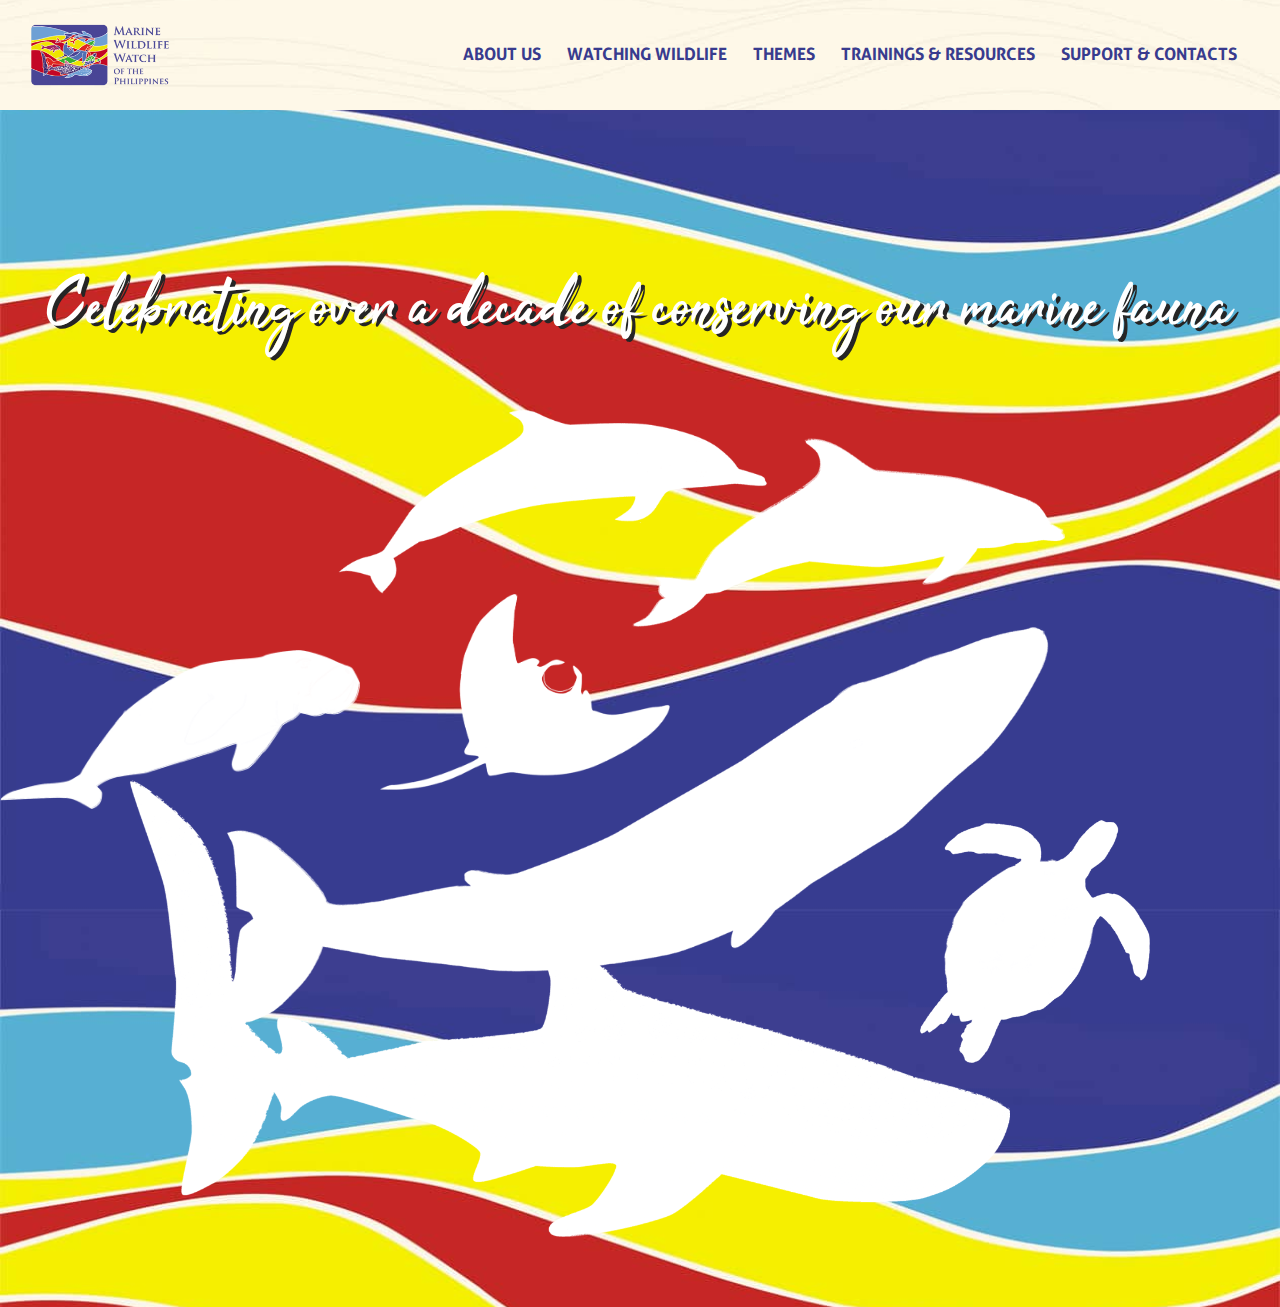
<file: index.html>
<!DOCTYPE html>
<html lang="en">
<head>
  <meta charset="UTF-8">
  <!-- Mobile -->
  <meta name="viewport" content="width=device-width, minimum-scale=1, maximum-scale=1, user-scalable=no, minimal-ui">
  <meta name="mobile-web-app-capable" content="yes">
  <meta name="apple-mobile-web-app-capable" content="yes">
  <meta name="apple-mobile-web-app-status-bar-style" content="black-translucent">

  <title>Marine Wildlife Watch - Philippines</title>

  <link rel="stylesheet" href="./assets/css/reset.css">
  <link rel="stylesheet" href="./assets/css/main.css">
  <link rel="stylesheet" href="./assets/css/slick/slick.css">

  <link rel="stylesheet" href="./assets/css/jquery-ui.css">

  <link rel="icon" type="image/png" sizes="32x32" href="./assets/images//favicon-32x32.png">
  <link rel="icon" type="image/png" sizes="96x96" href="./assets/images//favicon-96x96.png">
  <link rel="icon" type="image/png" sizes="16x16" href="./assets/images//favicon-16x16.png">
  
  <!-- Local Font -->
  <link rel="stylesheet" href="./assets/css/font.css">
</head>
<body class="landing-page">

  <div id="app">

    <div class="main_nav">
      <div class="container">

        <a href="index.html" class="logo">
          <img src="./assets/images/logos.png" alt="Logo">
        </a>
        
        <nav id="nav">
          <ul>
            <li><a href="about-us.html">about us</a></li>
            <li><a href="#">watching wildlife</a>
              <ul class="dropdown">
                <li><a href="about-dugong.html">Learn More About Dugong</a></li>
                <li><a href="about-marine-mammals.html">Learn More Marine Mammals</a></li>
                <li><a href="about-sharks-and-rays.html">Learn More About Sharks &amp; Rays</a></li>
                <li><a href="about-turtles.html">Learn More About Turtles</a></li>
              </ul>
            </li>
            <li><a href="themes.html">themes</a></li>
            <li><a href="training-and-resources.html">trainings &amp; resources</a></li>
            <li><a href="support-and-contact.html">support &amp; contacts</a></li>
          </ul>
        </nav>

        <button type="button" id="toggle_menu">MENU</button>

      </div>
    </div>

    <section class="ocean-background">
      <div class="container">
        <h1>Celebrating over a decade of conserving our marine fauna</h1>
        <a title="LEARN MORE ABOUT DUGONG" href="about-dugong.html" class="floating_species species_one">
          <img src="./assets/images/landing_page/1_dugong.png" alt="Dugong">
        </a>
        <a title="LEARN MORE ABOUT MARINE MAMMALS" href="about-marine-mammals.html" class="floating_species species_two">
          <img src="./assets/images/landing_page/2_marine.png" alt="Marine Mammals">
        </a>
        <a title="LEARN MORE ABOUT SHARK & RAYS" href="about-sharks-and-rays.html" class="floating_species species_three1">
          <img src="./assets/images/landing_page/3_sharks1.png" alt="Shark and Rays">
        </a>
        <a title="LEARN MORE ABOUT SHARK & RAYS" href="about-sharks-and-rays.html" class="floating_species species_three2">
          <img src="./assets/images/landing_page/3_sharks2.png" alt="Shark and Rays">
        </a>
        <a title="LEARN MORE ABOUT MARINE TURTLES" href="about-turtles.html" class="floating_species species_four">
          <img src="./assets/images/landing_page/4_turtle.png" alt="Marine Turle">
        </a>

        <div class="hidden-padding"></div>
      </div>
    </section>

  </div> <!-- #app -->
  
  <script src="./assets/js/jquery-3.4.1.min.js"></script>
  <script src="./assets/js/jquery-ui.js"></script>
  <script src="./assets/js/smoothScroll.js"></script>
  <script src="./assets/js/slick.min.js"></script>
  <script src="./assets/js/scrollspy.js"></script>
  <script src="./assets/js/scripts.js"></script>

  <script>
    
  </script>
</body>
</html>
</file>
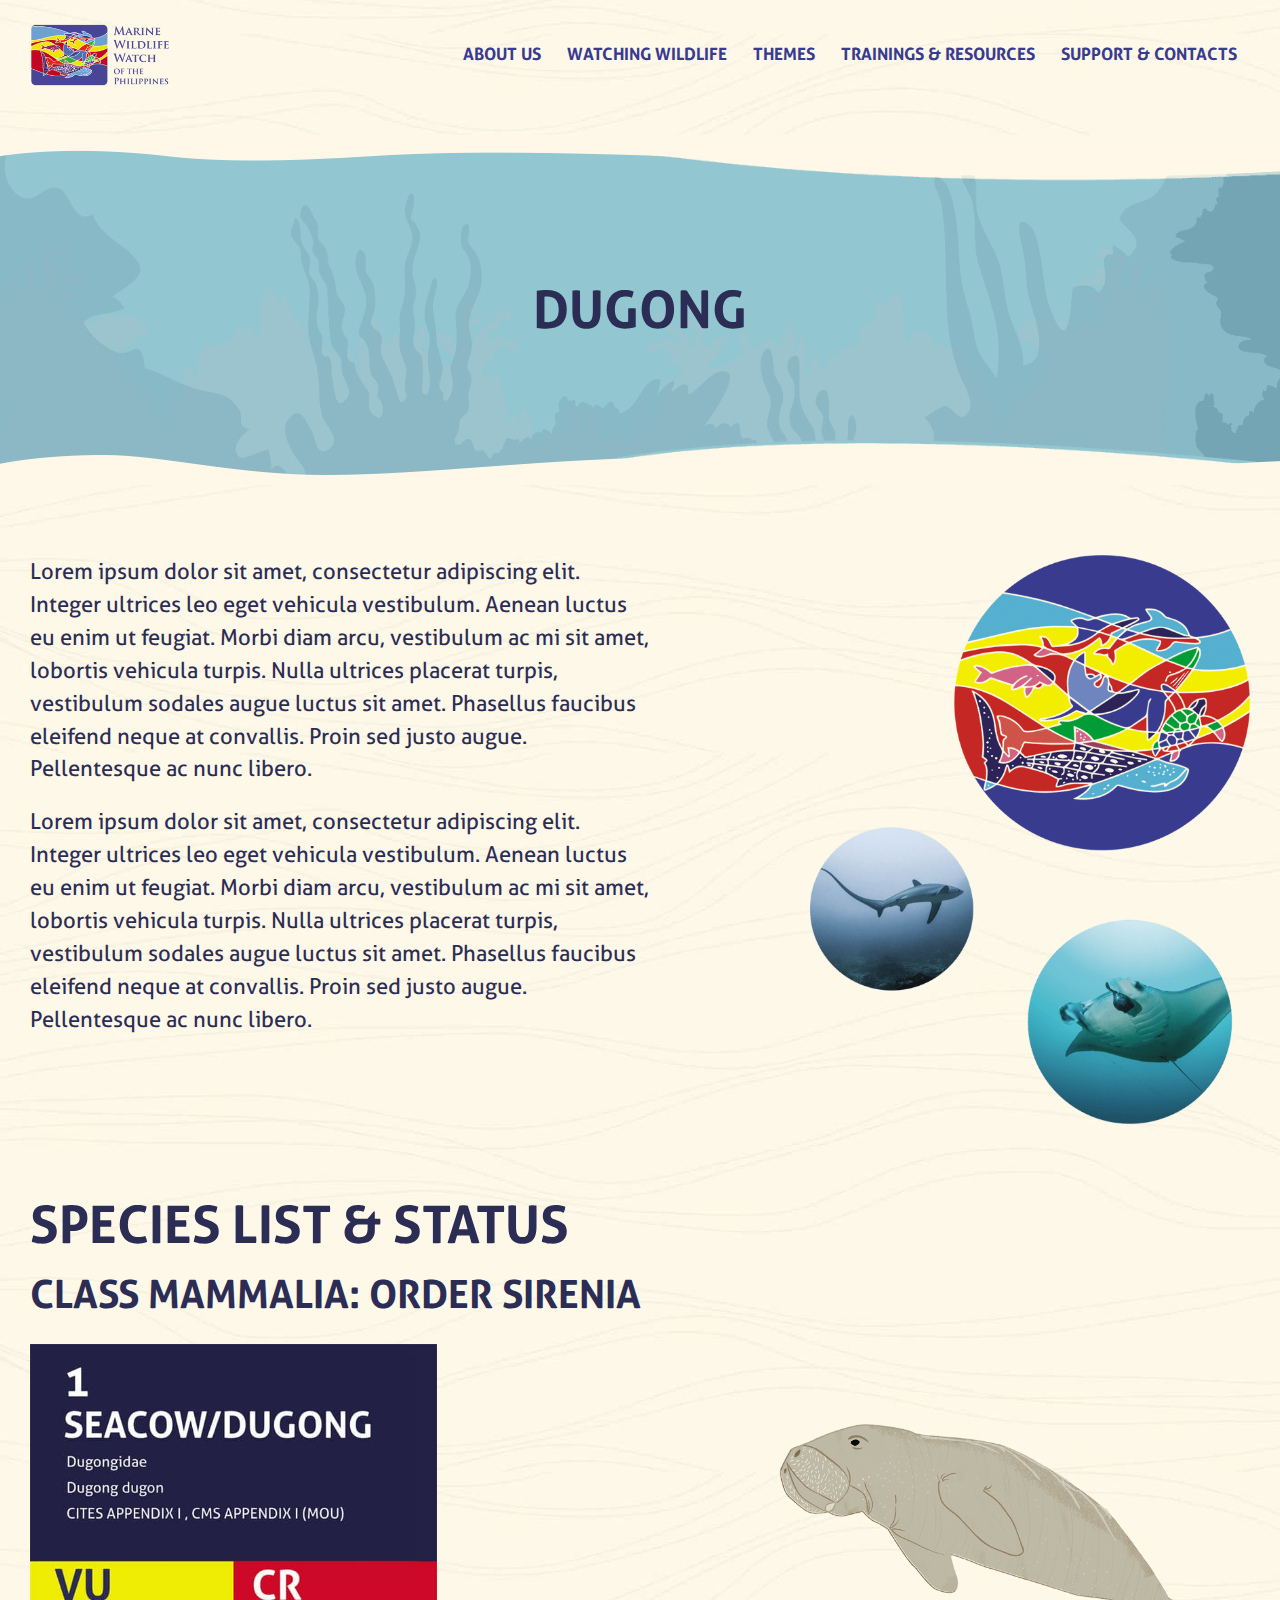
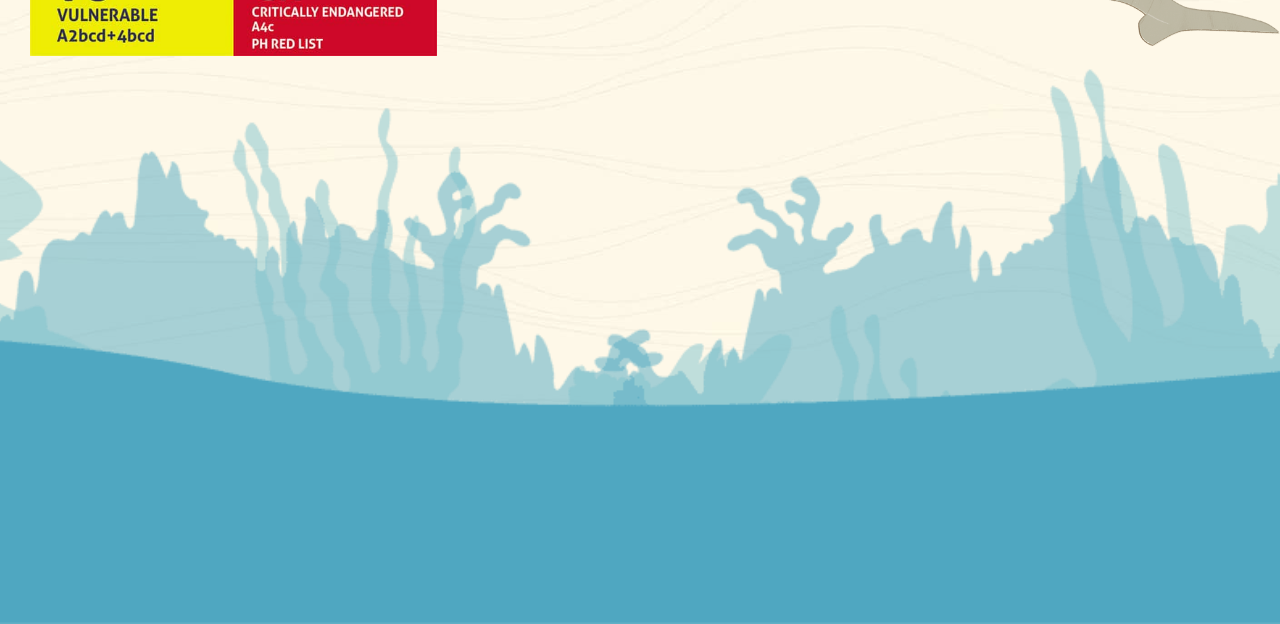
<file: about-dugong.html>
<!DOCTYPE html>
<html lang="en">
<head>
  <meta charset="UTF-8">
  <!-- Mobile -->
  <meta name="viewport" content="width=device-width, minimum-scale=1, maximum-scale=1, user-scalable=no, minimal-ui">
  <meta name="mobile-web-app-capable" content="yes">
  <meta name="apple-mobile-web-app-capable" content="yes">
  <meta name="apple-mobile-web-app-status-bar-style" content="black-translucent">

  <title>Marine Wildlife Watch - Philippines</title>

  <link rel="stylesheet" href="./assets/css/reset.css">
  <link rel="stylesheet" href="./assets/css/main.css">
  <link rel="stylesheet" href="./assets/css/slick/slick.css">
  <link rel="stylesheet" href="./assets/css/slick/slick-theme.css">

  <link rel="stylesheet" href="./assets/css/jquery-ui.css">

  <link rel="icon" type="image/png" sizes="32x32" href="./assets/images//favicon-32x32.png">
  <link rel="icon" type="image/png" sizes="96x96" href="./assets/images//favicon-96x96.png">
  <link rel="icon" type="image/png" sizes="16x16" href="./assets/images//favicon-16x16.png">
  
  <!-- Local Font -->
  <link rel="stylesheet" href="./assets/css/font.css">
</head>
<body>

  <div id="app">

    <div class="main_nav">
      <div class="container">

        <a href="index.html" class="logo">
          <img src="./assets/images/logos.png" alt="Logo">
        </a>
        
        <nav id="nav">
          <ul>
            <li><a href="about-us.html">about us</a></li>
            <li><a href="#">watching wildlife</a>
              <ul class="dropdown">
                <li><a href="about-dugong.html">Learn More About Dugong</a></li>
                <li><a href="about-marine-mammals.html">Learn More Marine Mammals</a></li>
                <li><a href="about-sharks-and-rays.html">Learn More About Sharks &amp; Rays</a></li>
                <li><a href="about-turtles.html">Learn More About Turtles</a></li>
              </ul>
            </li>
            <li><a href="themes.html">themes</a></li>
            <li><a href="training-and-resources.html">trainings &amp; resources</a></li>
            <li><a href="support-and-contact.html">support &amp; contacts</a></li>
          </ul>
        </nav>

        <button type="button" id="toggle_menu">MENU</button>

      </div>
    </div>

    <section class="padding_top_25">
      <div class="header-wave">
        <div class="wave1"></div>
        <h2>DUGONG</h2>
        <div class="wave2"></div>
      </div>

      <div class="container">
        <div class="marine-wildlife-watch-about">
          <div class="about-us-detail">
            <div class="about-us-wrapper project-details">
              <p>Lorem ipsum dolor sit amet, consectetur adipiscing elit. Integer ultrices leo eget vehicula vestibulum. Aenean luctus eu enim ut feugiat. Morbi diam arcu, vestibulum ac mi sit amet, lobortis vehicula turpis. Nulla ultrices placerat turpis, vestibulum sodales augue luctus sit amet. Phasellus faucibus eleifend neque at convallis. Proin sed justo augue. Pellentesque ac nunc libero.</p>
              <p>Lorem ipsum dolor sit amet, consectetur adipiscing elit. Integer ultrices leo eget vehicula vestibulum. Aenean luctus eu enim ut feugiat. Morbi diam arcu, vestibulum ac mi sit amet, lobortis vehicula turpis. Nulla ultrices placerat turpis, vestibulum sodales augue luctus sit amet. Phasellus faucibus eleifend neque at convallis. Proin sed justo augue. Pellentesque ac nunc libero.</p>
            </div>
          </div>

          <div class="about-us-img">
            <img src="./assets/images/dugong1.png" alt="Logo">
          </div>
        </div>
      </div>
    </section>

    

    <section class="padding_top_0 etps project-detail-bottom">

      <div class="container">
        <h2>SPECIES LIST & STATUS</h2>
        <h3>CLASS MAMMALIA: ORDER SIRENIA</h3>
        <div class="grid-wrapper">
          <div><img src="./assets/images/dugong_card_1.jpg" alt="Logo"></div>
          <div></div>
          <div></div>
        </div>

        <img src="./assets/images/landing_page/1_dugong.png" class="floating-dugong" alt="Dugong">
      </div>
    </section>

  </div> <!-- #app -->
  
  <script src="./assets/js/jquery-3.4.1.min.js"></script>
  <script src="./assets/js/jquery-ui.js"></script>
  <script src="./assets/js/smoothScroll.js"></script>
  <script src="./assets/js/slick.min.js"></script>
  <script src="./assets/js/scrollspy.js"></script>
  <script src="./assets/js/scripts.js"></script>

  <script>
    
  </script>
</body>
</html>
</file>
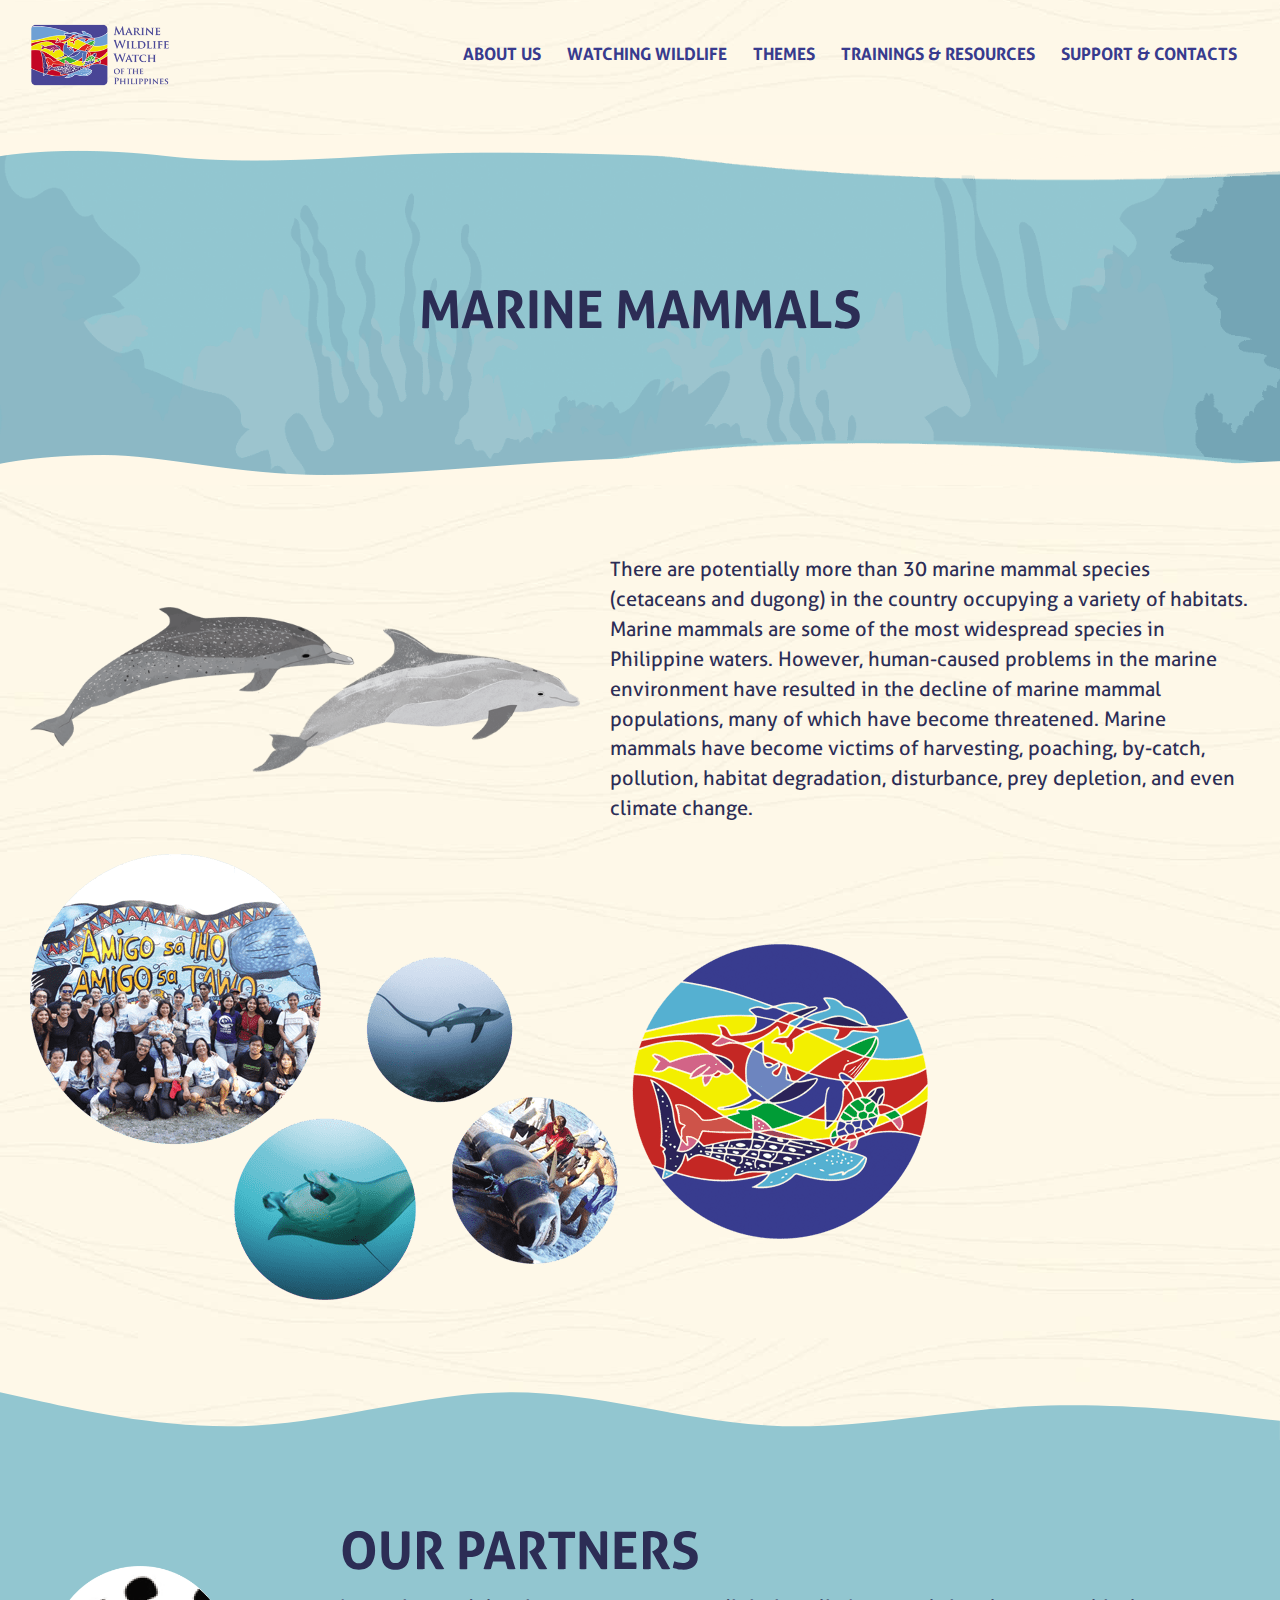
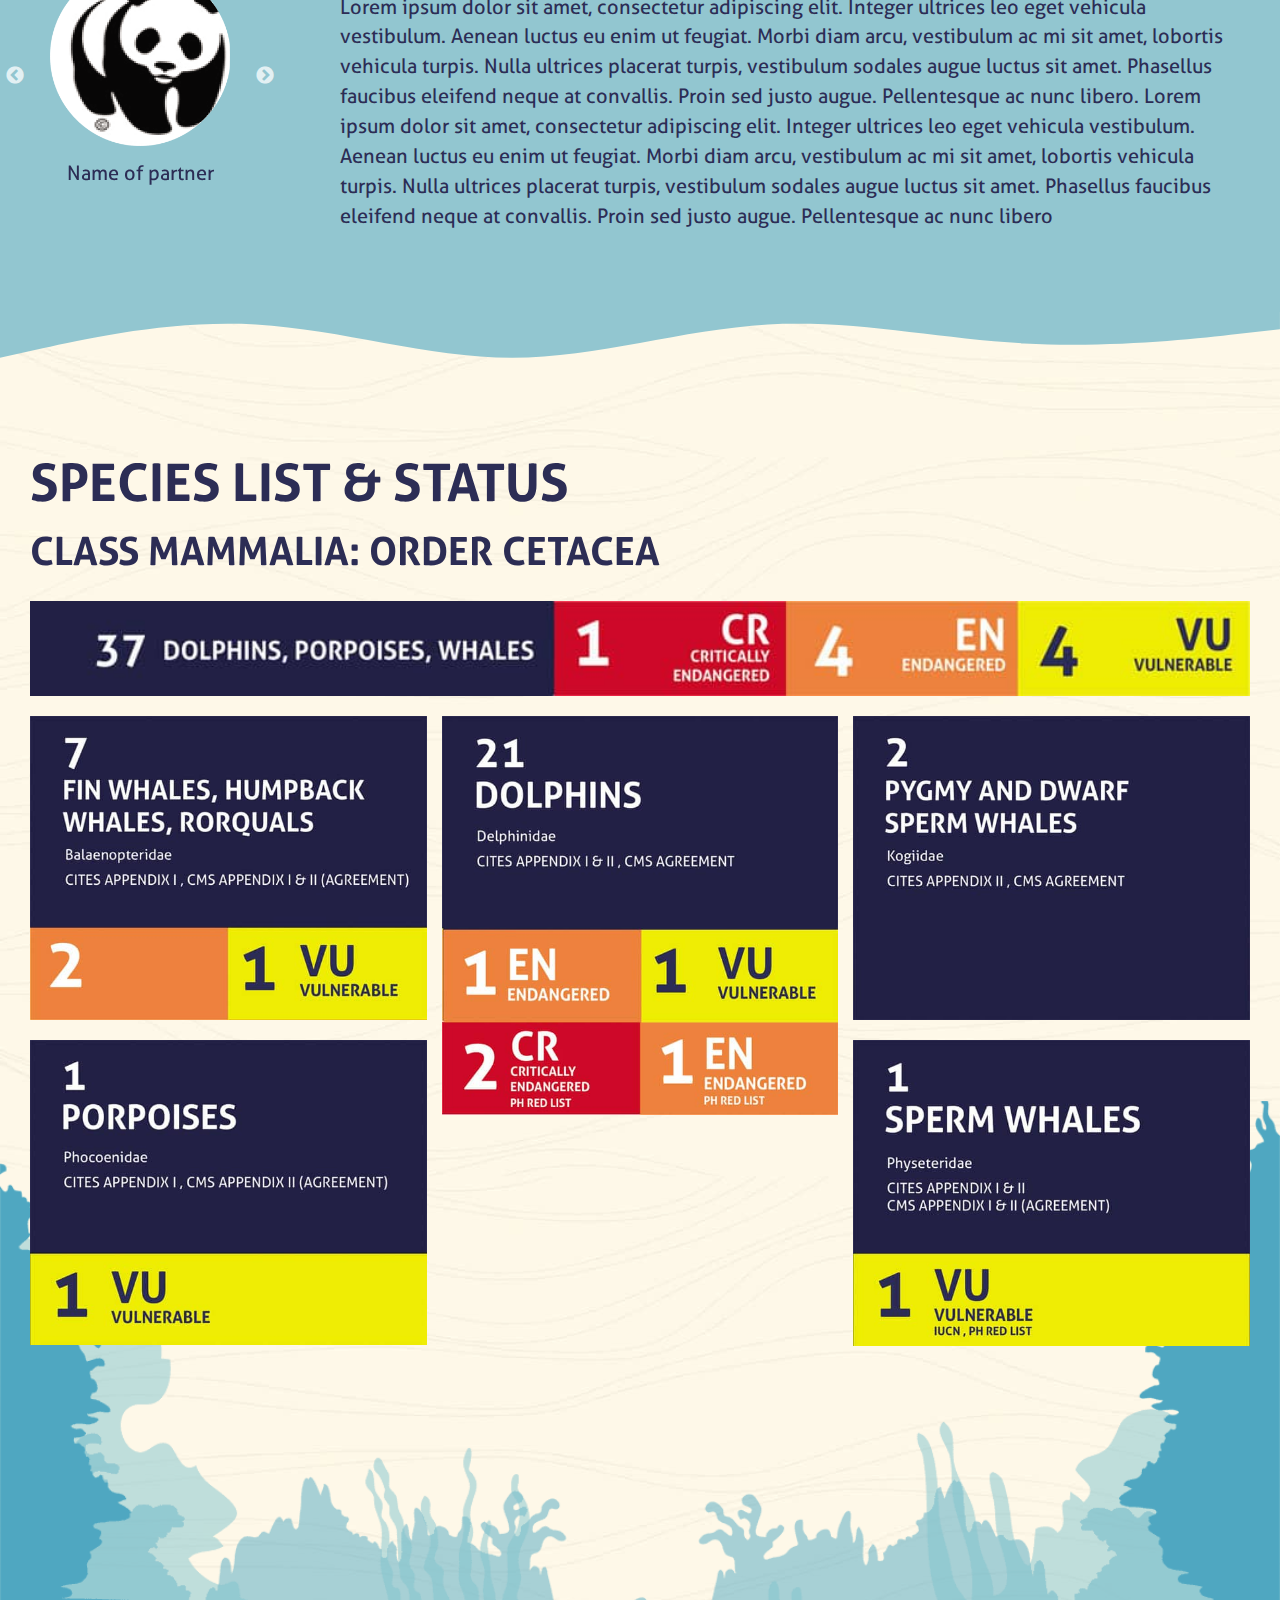
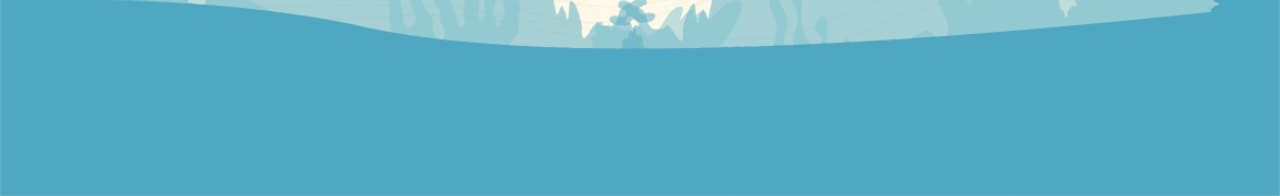
<file: about-marine-mammals.html>
<!DOCTYPE html>
<html lang="en">
<head>
  <meta charset="UTF-8">
  <!-- Mobile -->
  <meta name="viewport" content="width=device-width, minimum-scale=1, maximum-scale=1, user-scalable=no, minimal-ui">
  <meta name="mobile-web-app-capable" content="yes">
  <meta name="apple-mobile-web-app-capable" content="yes">
  <meta name="apple-mobile-web-app-status-bar-style" content="black-translucent">

  <title>Marine Wildlife Watch - Philippines</title>

  <link rel="stylesheet" href="./assets/css/reset.css">
  <link rel="stylesheet" href="./assets/css/main.css">
  <link rel="stylesheet" href="./assets/css/slick/slick.css">
  <link rel="stylesheet" href="./assets/css/slick/slick-theme.css">

  <link rel="stylesheet" href="./assets/css/jquery-ui.css">

  <link rel="icon" type="image/png" sizes="32x32" href="./assets/images//favicon-32x32.png">
  <link rel="icon" type="image/png" sizes="96x96" href="./assets/images//favicon-96x96.png">
  <link rel="icon" type="image/png" sizes="16x16" href="./assets/images//favicon-16x16.png">
  
  <!-- Local Font -->
  <link rel="stylesheet" href="./assets/css/font.css">
</head>
<body>

  <div id="app">

    <div class="main_nav">
      <div class="container">

        <a href="index.html" class="logo">
          <img src="./assets/images/logos.png" alt="Logo">
        </a>
        
        <nav id="nav">
          <ul>
            <li><a href="about-us.html">about us</a></li>
            <li><a href="#">watching wildlife</a>
              <ul class="dropdown">
                <li><a href="about-dugong.html">Learn More About Dugong</a></li>
                <li><a href="about-marine-mammals.html">Learn More Marine Mammals</a></li>
                <li><a href="about-sharks-and-rays.html">Learn More About Sharks &amp; Rays</a></li>
                <li><a href="about-turtles.html">Learn More About Turtles</a></li>
              </ul>
            </li>
            <li><a href="themes.html">themes</a></li>
            <li><a href="training-and-resources.html">trainings &amp; resources</a></li>
            <li><a href="support-and-contact.html">support &amp; contacts</a></li>
          </ul>
        </nav>

        <button type="button" id="toggle_menu">MENU</button>

      </div>
    </div>

    <section class="padding_top_25">
      <div class="header-wave">
        <div class="wave1"></div>
        <h2>MARINE MAMMALS</h2>
        <div class="wave2"></div>
      </div>

      <div class="container">
        <div class="marine-wildlife-watch-about">
          <div class="project-details-wrapper">
            <div class="about-us-img">
              <img src="./assets/images/marine-mammals.png" alt="Image">
            </div>
            
            <div class="about-us-wrapper project-details">
              <p>There are potentially more than 30 marine mammal species (cetaceans and dugong) in the country occupying a variety of habitats. Marine mammals are some of the most widespread species in Philippine waters. However, human-caused problems in the marine environment have resulted in the decline of marine mammal populations, many of which have become threatened. Marine mammals have become victims of harvesting, poaching, by-catch, pollution, habitat degradation, disturbance, prey depletion, and even climate change.</p>
            </div>
          </div>
        </div>

        <div class="marine-mammals-img-1">
          <img src="./assets/images/marine-mammals-1.png"  alt="Image">
        </div>
      </div>
    </section>

    <section class="current-project">
      <div class="wave-container wave-container-blue">
        <div class="wave-1">
          <svg xmlns="http://www.w3.org/2000/svg" viewBox="0 0 1440 150">
            <path fill="#92c6d0" fill-opacity="1" d="M0,96L48,106.7C96,117,192,139,288,133.3C384,128,480,96,576,96C672,96,768,128,864,133.3C960,139,1056,117,1152,112C1248,107,1344,117,1392,122.7L1440,128L1440,150L1392,150C1344,150,1248,150,1152,150C1056,150,960,150,864,150C768,150,672,150,576,150C480,150,384,150,288,150C192,150,96,150,48,150L0,150Z"></path>
          </svg>
        </div>

        <div class="container">
          <div class="wave-details-left">
            <div class="slider-list">
              <div class="slider-item">
                <img src="./assets/images/about/panda.png" alt="Avatar">
                <span>Name of partner</span>
              </div>
              <div class="slider-item">
                <img src="./assets/images/about/panda.png" alt="Avatar">
                <span>Name of partner</span>
              </div>
              <div class="slider-item">
                <img src="./assets/images/about/panda.png" alt="Avatar">
                <span>Name of partner</span>
              </div>
              <div class="slider-item">
                <img src="./assets/images/about/panda.png" alt="Avatar">
                <span>Name of partner</span>
              </div>
            </div>
          </div>
          <div class="wave-details-right">
            <h2>OUR PARTNERS</h2>
            <p>Lorem ipsum dolor sit amet, consectetur adipiscing elit. Integer ultrices leo eget vehicula vestibulum. Aenean luctus eu enim ut feugiat. Morbi diam arcu, vestibulum ac mi sit amet, lobortis vehicula turpis. Nulla ultrices placerat turpis, vestibulum sodales augue luctus sit amet. Phasellus faucibus eleifend neque at convallis. Proin sed justo augue. Pellentesque ac nunc libero. Lorem ipsum dolor sit amet, consectetur adipiscing elit. Integer ultrices leo eget vehicula vestibulum. Aenean luctus eu enim ut feugiat. Morbi diam arcu, vestibulum ac mi sit amet, lobortis vehicula turpis. Nulla ultrices placerat turpis, vestibulum sodales augue luctus sit amet. Phasellus faucibus eleifend neque at convallis. Proin sed justo augue. Pellentesque ac nunc libero</p>
          </div>
        </div>

        <div class="wave-3">
          <svg xmlns="http://www.w3.org/2000/svg" viewBox="0 0 1440 150">
            <path fill="#92c6d0" fill-opacity="1" d="M0,96L48,106.7C96,117,192,139,288,133.3C384,128,480,96,576,96C672,96,768,128,864,133.3C960,139,1056,117,1152,112C1248,107,1344,117,1392,122.7L1440,128L1440,150L1392,150C1344,150,1248,150,1152,150C1056,150,960,150,864,150C768,150,672,150,576,150C480,150,384,150,288,150C192,150,96,150,48,150L0,150Z"></path>
          </svg>
        </div>
      </div>
    </section>

    

    <section class="etps project-detail-bottom species-list-wrapper">

      <div class="container">
        <h2>SPECIES LIST & STATUS</h2>
        <h3>CLASS MAMMALIA: ORDER CETACEA</h3>

        <img class="long-img" src="./assets/images/mammal_card_6.jpg" alt="Image">

        <div class="grid-wrapper class-mammalia" style="margin-top: 20px">
          <div>
            <img src="./assets/images/mammal_card_1.jpg" alt="Image">
            <img src="./assets/images/mammal_card_2.jpg" alt="Image">
          </div>
          <div><img src="./assets/images/mammal_card_5.jpg" alt="Image"></div>
          <div>
            <img src="./assets/images/mammal_card_3.jpg" alt="Image">
            <img src="./assets/images/mammal_card_4.jpg" alt="Image">
          </div>
        </div>
      </div>
    </section>

  </div> <!-- #app -->
  
  <script src="./assets/js/jquery-3.4.1.min.js"></script>
  <script src="./assets/js/jquery-ui.js"></script>
  <script src="./assets/js/smoothScroll.js"></script>
  <script src="./assets/js/slick.min.js"></script>
  <script src="./assets/js/scrollspy.js"></script>
  <script src="./assets/js/scripts.js"></script>

  <script>
    
  </script>
</body>
</html>
</file>
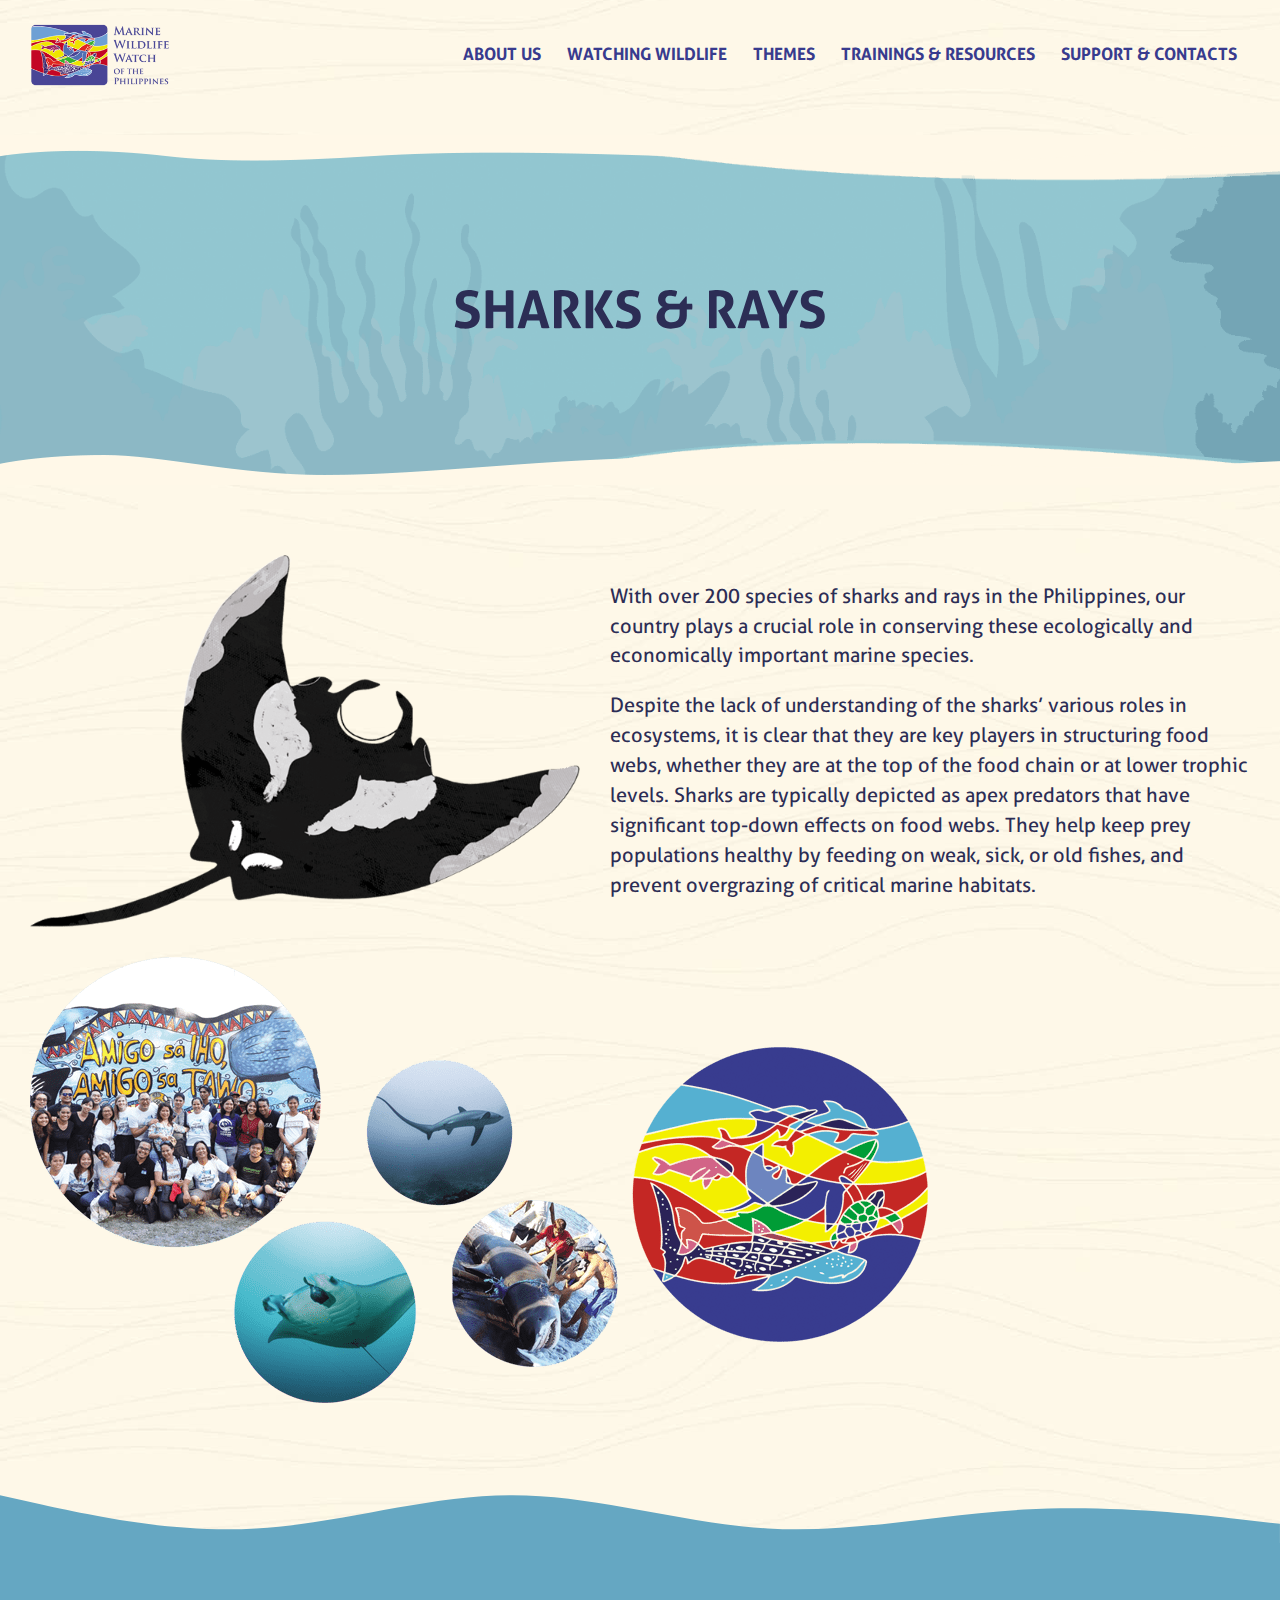
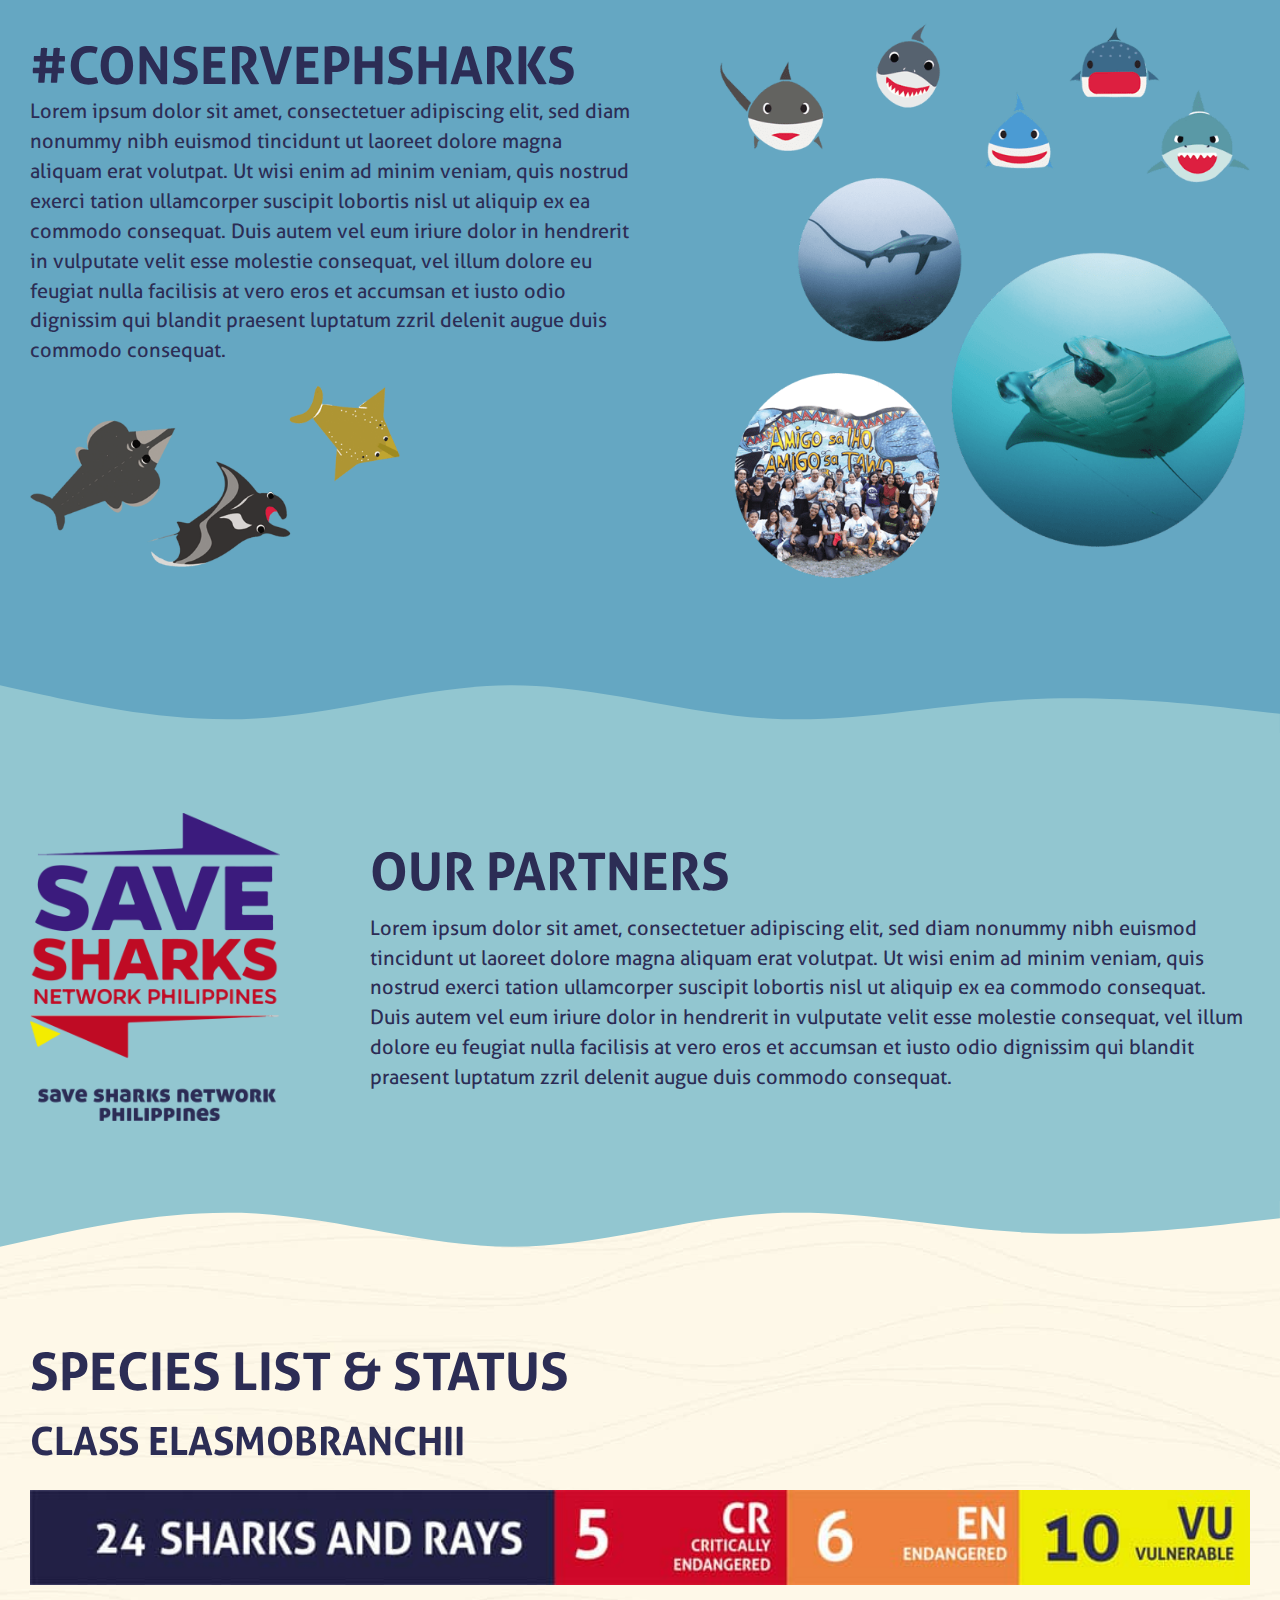
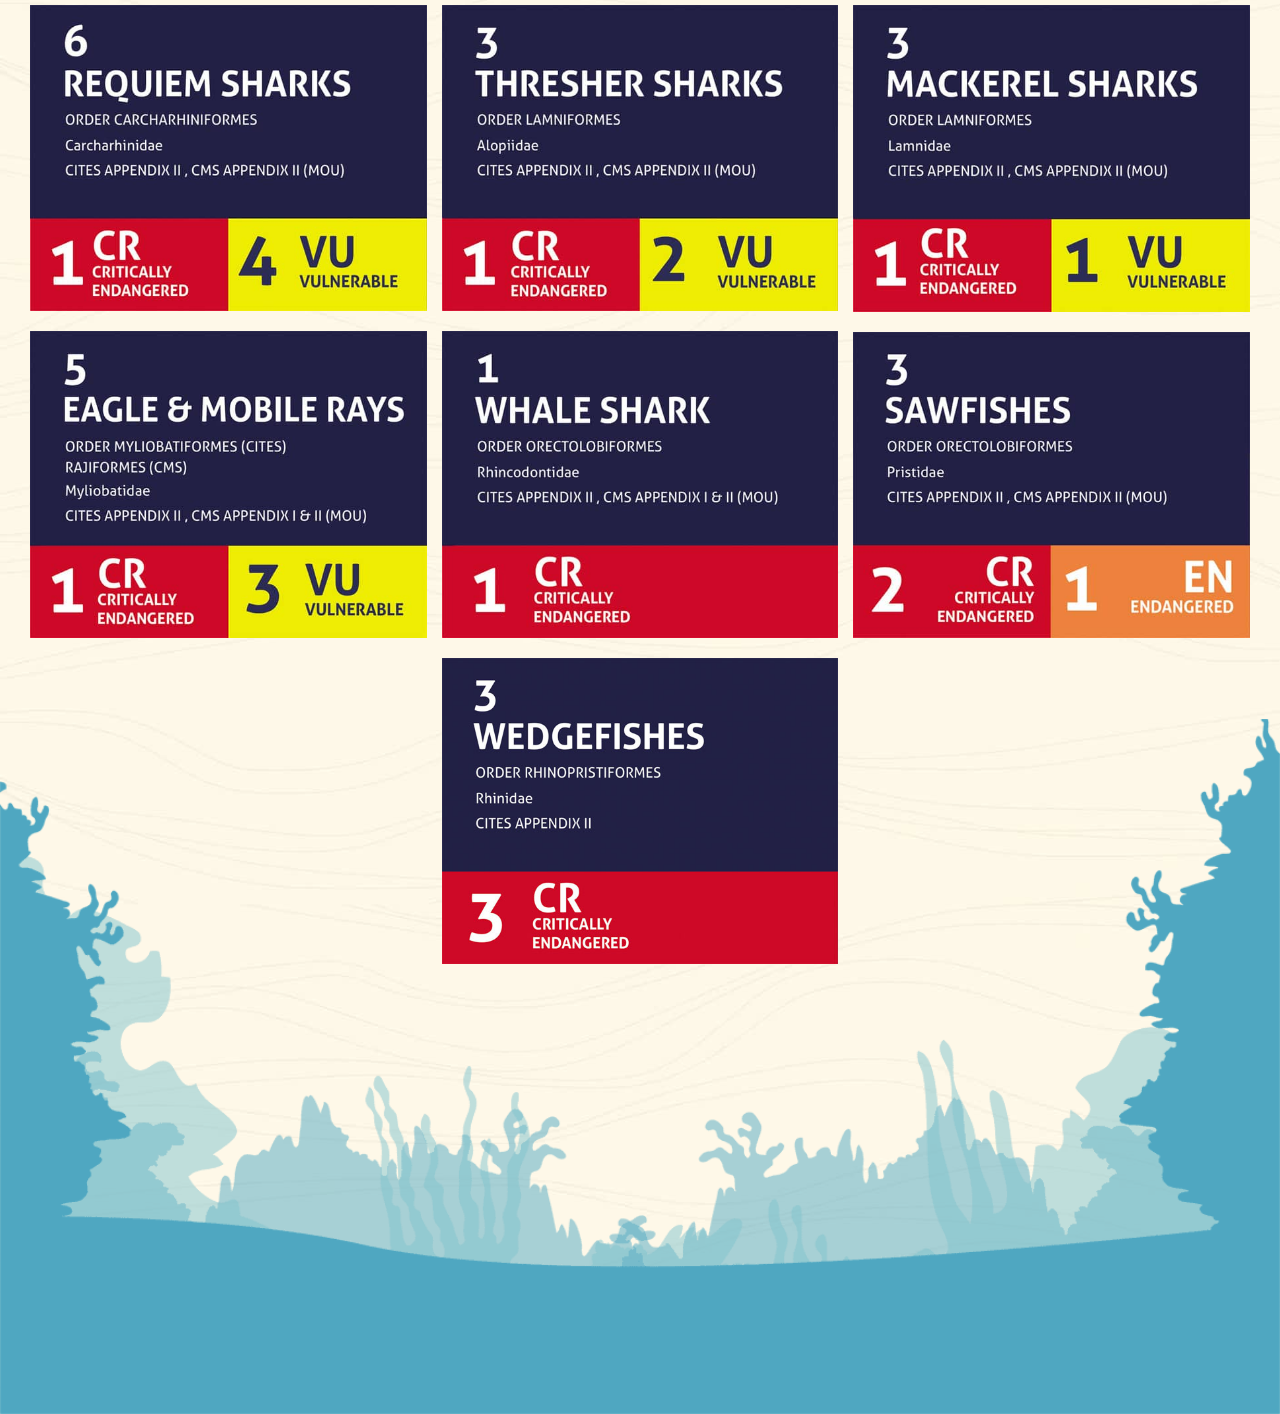
<file: about-sharks-and-rays.html>
<!DOCTYPE html>
<html lang="en">
<head>
  <meta charset="UTF-8">
  <!-- Mobile -->
  <meta name="viewport" content="width=device-width, minimum-scale=1, maximum-scale=1, user-scalable=no, minimal-ui">
  <meta name="mobile-web-app-capable" content="yes">
  <meta name="apple-mobile-web-app-capable" content="yes">
  <meta name="apple-mobile-web-app-status-bar-style" content="black-translucent">

  <title>Marine Wildlife Watch - Philippines</title>

  <link rel="stylesheet" href="./assets/css/reset.css">
  <link rel="stylesheet" href="./assets/css/main.css">
  <link rel="stylesheet" href="./assets/css/slick/slick.css">
  <link rel="stylesheet" href="./assets/css/slick/slick-theme.css">

  <link rel="stylesheet" href="./assets/css/jquery-ui.css">

  <link rel="icon" type="image/png" sizes="32x32" href="./assets/images//favicon-32x32.png">
  <link rel="icon" type="image/png" sizes="96x96" href="./assets/images//favicon-96x96.png">
  <link rel="icon" type="image/png" sizes="16x16" href="./assets/images//favicon-16x16.png">
  
  <!-- Local Font -->
  <link rel="stylesheet" href="./assets/css/font.css">
</head>
<body>

  <div id="app">

    <div class="main_nav">
      <div class="container">

        <a href="index.html" class="logo">
          <img src="./assets/images/logos.png" alt="Logo">
        </a>
        
        <nav id="nav">
          <ul>
            <li><a href="about-us.html">about us</a></li>
            <li><a href="#">watching wildlife</a>
              <ul class="dropdown">
                <li><a href="about-dugong.html">Learn More About Dugong</a></li>
                <li><a href="about-marine-mammals.html">Learn More Marine Mammals</a></li>
                <li><a href="about-sharks-and-rays.html">Learn More About Sharks &amp; Rays</a></li>
                <li><a href="about-turtles.html">Learn More About Turtles</a></li>
              </ul>
            </li>
            <li><a href="themes.html">themes</a></li>
            <li><a href="training-and-resources.html">trainings &amp; resources</a></li>
            <li><a href="support-and-contact.html">support &amp; contacts</a></li>
          </ul>
        </nav>

        <button type="button" id="toggle_menu">MENU</button>

      </div>
    </div>

    <section class="padding_top_25">
      <div class="header-wave">
        <div class="wave1"></div>
        <h2>SHARKS &amp; Rays</h2>
        <div class="wave2"></div>
      </div>

      <div class="container">
        <div class="marine-wildlife-watch-about">
          <div class="project-details-wrapper">
            <div class="about-us-img">
              <img src="./assets/images/landing_page/3_sharks1.png" alt="Image">
            </div>
            
            <div class="about-us-wrapper project-details">
              <p>With over 200 species of sharks and rays in the Philippines, our country plays a crucial role in conserving these ecologically and economically important marine species. </p>

              <p>Despite the lack of understanding of the sharks’ various roles in ecosystems, it is clear that they are key players in structuring food webs, whether they are at the top of the food chain or at lower trophic levels. Sharks are typically depicted as apex predators that have significant top-down effects on food webs. They help keep prey populations healthy by feeding on weak, sick, or old fishes, and prevent overgrazing of critical marine habitats. </p>
            </div>
          </div>
        </div>

        <div class="marine-mammals-img-1">
          <img src="./assets/images/marine-mammals-1.png"  alt="Image">
        </div>
      </div>
    </section>

    
    

    <section class="our-partners padding_bottom_0 project-details-sharks">
      <div class="wave-container wave-container-darkblue">
        <div class="wave-2">
          <svg xmlns="http://www.w3.org/2000/svg" viewBox="0 0 1440 150">
            <path fill="#92c6d0" fill-opacity="1" d="M0,96L48,106.7C96,117,192,139,288,133.3C384,128,480,96,576,96C672,96,768,128,864,133.3C960,139,1056,117,1152,112C1248,107,1344,117,1392,122.7L1440,128L1440,150L1392,150C1344,150,1248,150,1152,150C1056,150,960,150,864,150C768,150,672,150,576,150C480,150,384,150,288,150C192,150,96,150,48,150L0,150Z"></path>
          </svg>
        </div>

        <div class="container">
          <div class="wave-details-left">
            <h2>#CONSERVEPHSHARKS</h2>
            <p>Lorem ipsum dolor sit amet, consectetuer adipiscing elit, sed diam nonummy nibh euismod tincidunt ut laoreet dolore magna aliquam erat volutpat. Ut wisi enim ad minim veniam, quis nostrud exerci tation ullamcorper suscipit lobortis nisl ut aliquip ex ea commodo consequat. Duis autem vel eum iriure dolor in hendrerit in vulputate velit esse molestie consequat, vel illum dolore eu feugiat nulla facilisis at vero eros et accumsan et iusto odio dignissim qui blandit praesent luptatum zzril delenit augue duis commodo consequat.</p>
            <img src="./assets/images/img-shark-and-ray-1.png" alt="Image">
          </div>
          <div class="wave-details-right">
            <img src="./assets/images/img-shark-and-ray.png" alt="Image">
          </div>
        </div>
      </div>
    </section>

    <section class="current-project padding_top_0 our-partners-sharks">
      <div class="wave-container wave-container-blue">
        <div class="wave-1">
          <svg xmlns="http://www.w3.org/2000/svg" viewBox="0 0 1440 150">
            <path fill="#92c6d0" fill-opacity="1" d="M0,96L48,106.7C96,117,192,139,288,133.3C384,128,480,96,576,96C672,96,768,128,864,133.3C960,139,1056,117,1152,112C1248,107,1344,117,1392,122.7L1440,128L1440,150L1392,150C1344,150,1248,150,1152,150C1056,150,960,150,864,150C768,150,672,150,576,150C480,150,384,150,288,150C192,150,96,150,48,150L0,150Z"></path>
          </svg>
        </div>

        <div class="container">
          <div class="wave-details-left">
            <img src="./assets/images/save-sharks.png" alt="Image">
          </div>
          <div class="wave-details-right">
            <h2>OUR PARTNERS</h2>
            <p>Lorem ipsum dolor sit amet, consectetuer adipiscing elit, sed diam nonummy nibh euismod tincidunt ut laoreet dolore magna aliquam erat volutpat. Ut wisi enim ad minim veniam, quis nostrud exerci tation ullamcorper suscipit lobortis nisl ut aliquip ex ea commodo consequat. Duis autem vel eum iriure dolor in hendrerit in vulputate velit esse molestie consequat, vel illum dolore eu feugiat nulla facilisis at vero eros et accumsan et iusto odio dignissim qui blandit praesent luptatum zzril delenit augue duis commodo consequat.</p>
          </div>
        </div>

        <div class="wave-3">
          <svg xmlns="http://www.w3.org/2000/svg" viewBox="0 0 1440 150">
            <path fill="#92c6d0" fill-opacity="1" d="M0,96L48,106.7C96,117,192,139,288,133.3C384,128,480,96,576,96C672,96,768,128,864,133.3C960,139,1056,117,1152,112C1248,107,1344,117,1392,122.7L1440,128L1440,150L1392,150C1344,150,1248,150,1152,150C1056,150,960,150,864,150C768,150,672,150,576,150C480,150,384,150,288,150C192,150,96,150,48,150L0,150Z"></path>
          </svg>
        </div>
      </div>
    </section>

    

    <section class="etps project-detail-bottom species-list-wrapper">

      <div class="container">
        <h2>SPECIES LIST & STATUS</h2>
        <h3>CLASS ELASMOBRANCHII</h3>

        <img class="long-img" src="./assets/images/shark_card_1.jpg" alt="Image">

        <div class="grid-wrapper class-mammalia" style="margin-top: 20px">
          <div>
            <img src="./assets/images/shark_card_2.jpg" alt="Image">
            <img src="./assets/images/shark_card_5.jpg" alt="Image">
          </div>
          <div>
            <img src="./assets/images/shark_card_3.jpg" alt="Image">
            <img src="./assets/images/shark_card_6.jpg" alt="Image">
            <img src="./assets/images/shark_card_8.jpg" alt="Image">
          </div>
          <div>
            <img src="./assets/images/shark_card_4.jpg" alt="Image">
            <img src="./assets/images/shark_card_7.jpg" alt="Image">
          </div>
        </div>
      </div>
    </section>

  </div> <!-- #app -->
  
  <script src="./assets/js/jquery-3.4.1.min.js"></script>
  <script src="./assets/js/jquery-ui.js"></script>
  <script src="./assets/js/smoothScroll.js"></script>
  <script src="./assets/js/slick.min.js"></script>
  <script src="./assets/js/scrollspy.js"></script>
  <script src="./assets/js/scripts.js"></script>

  <script>
    
  </script>
</body>
</html>
</file>
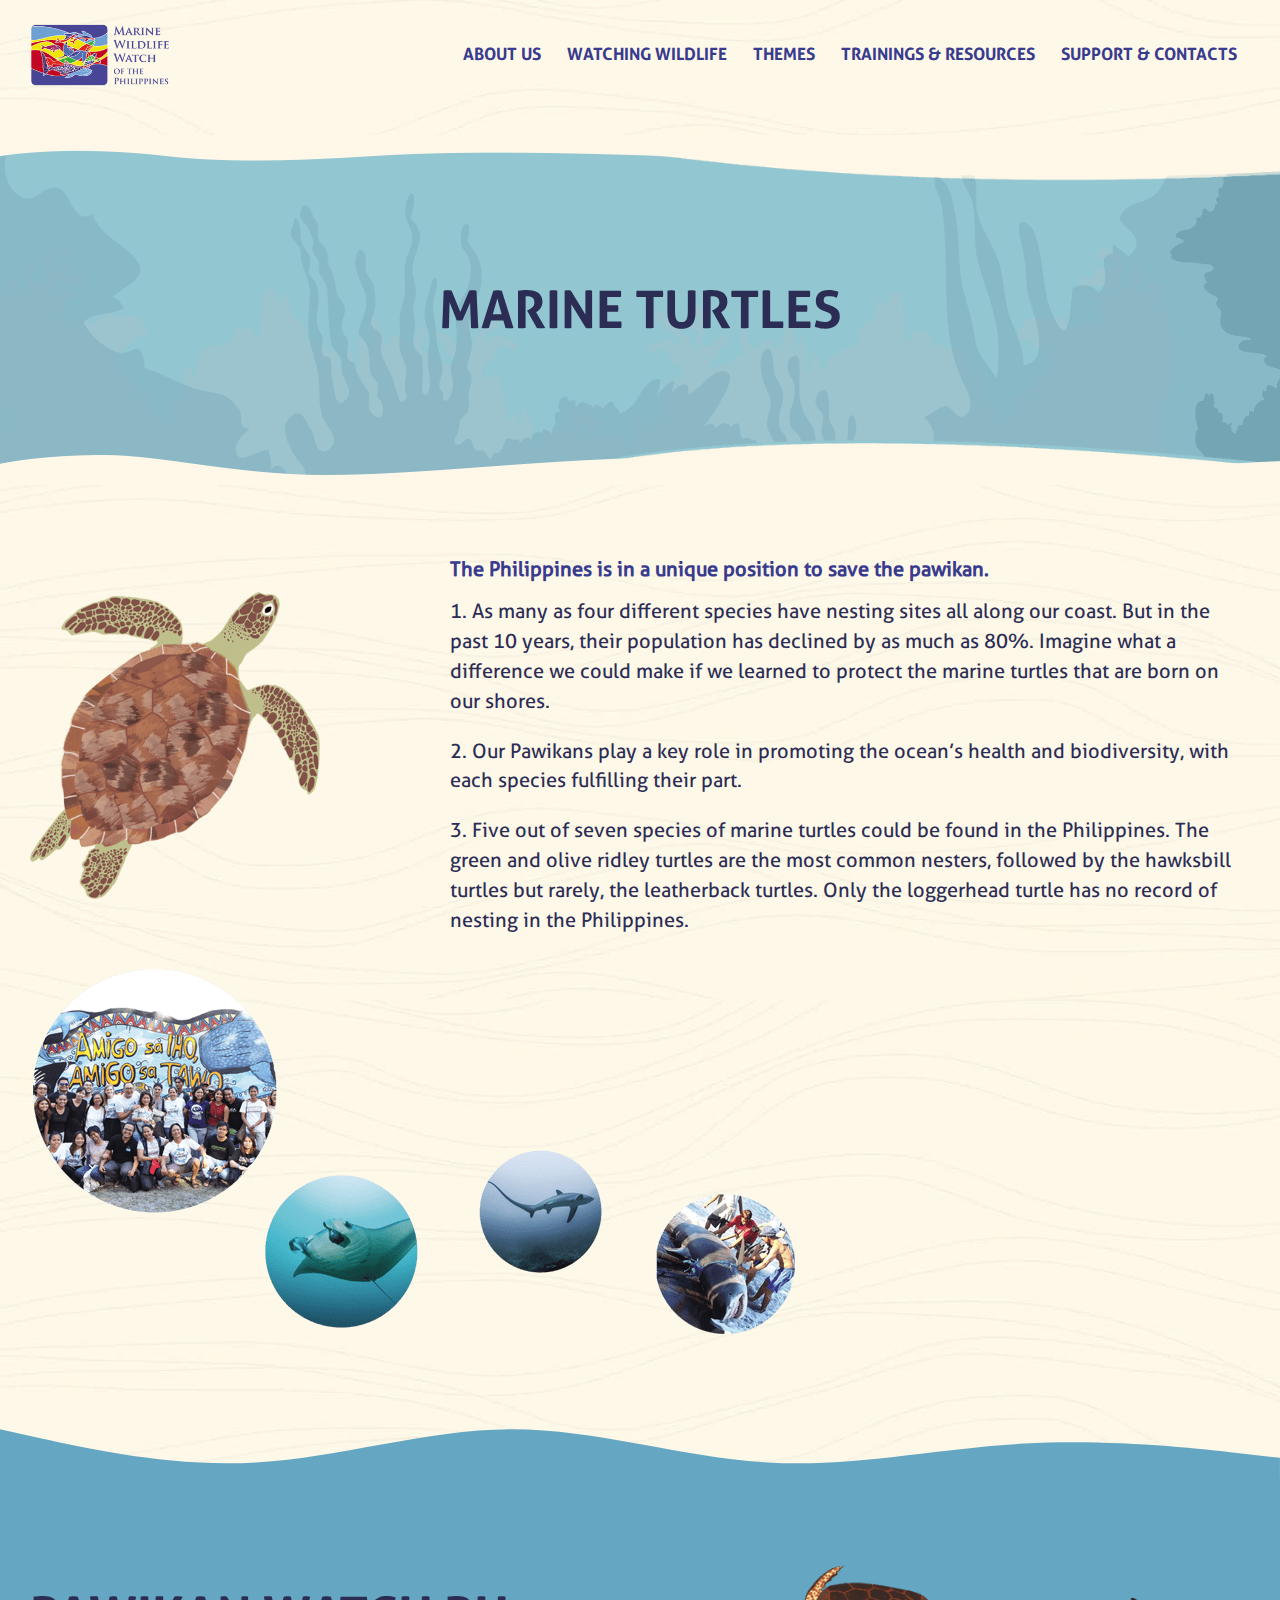
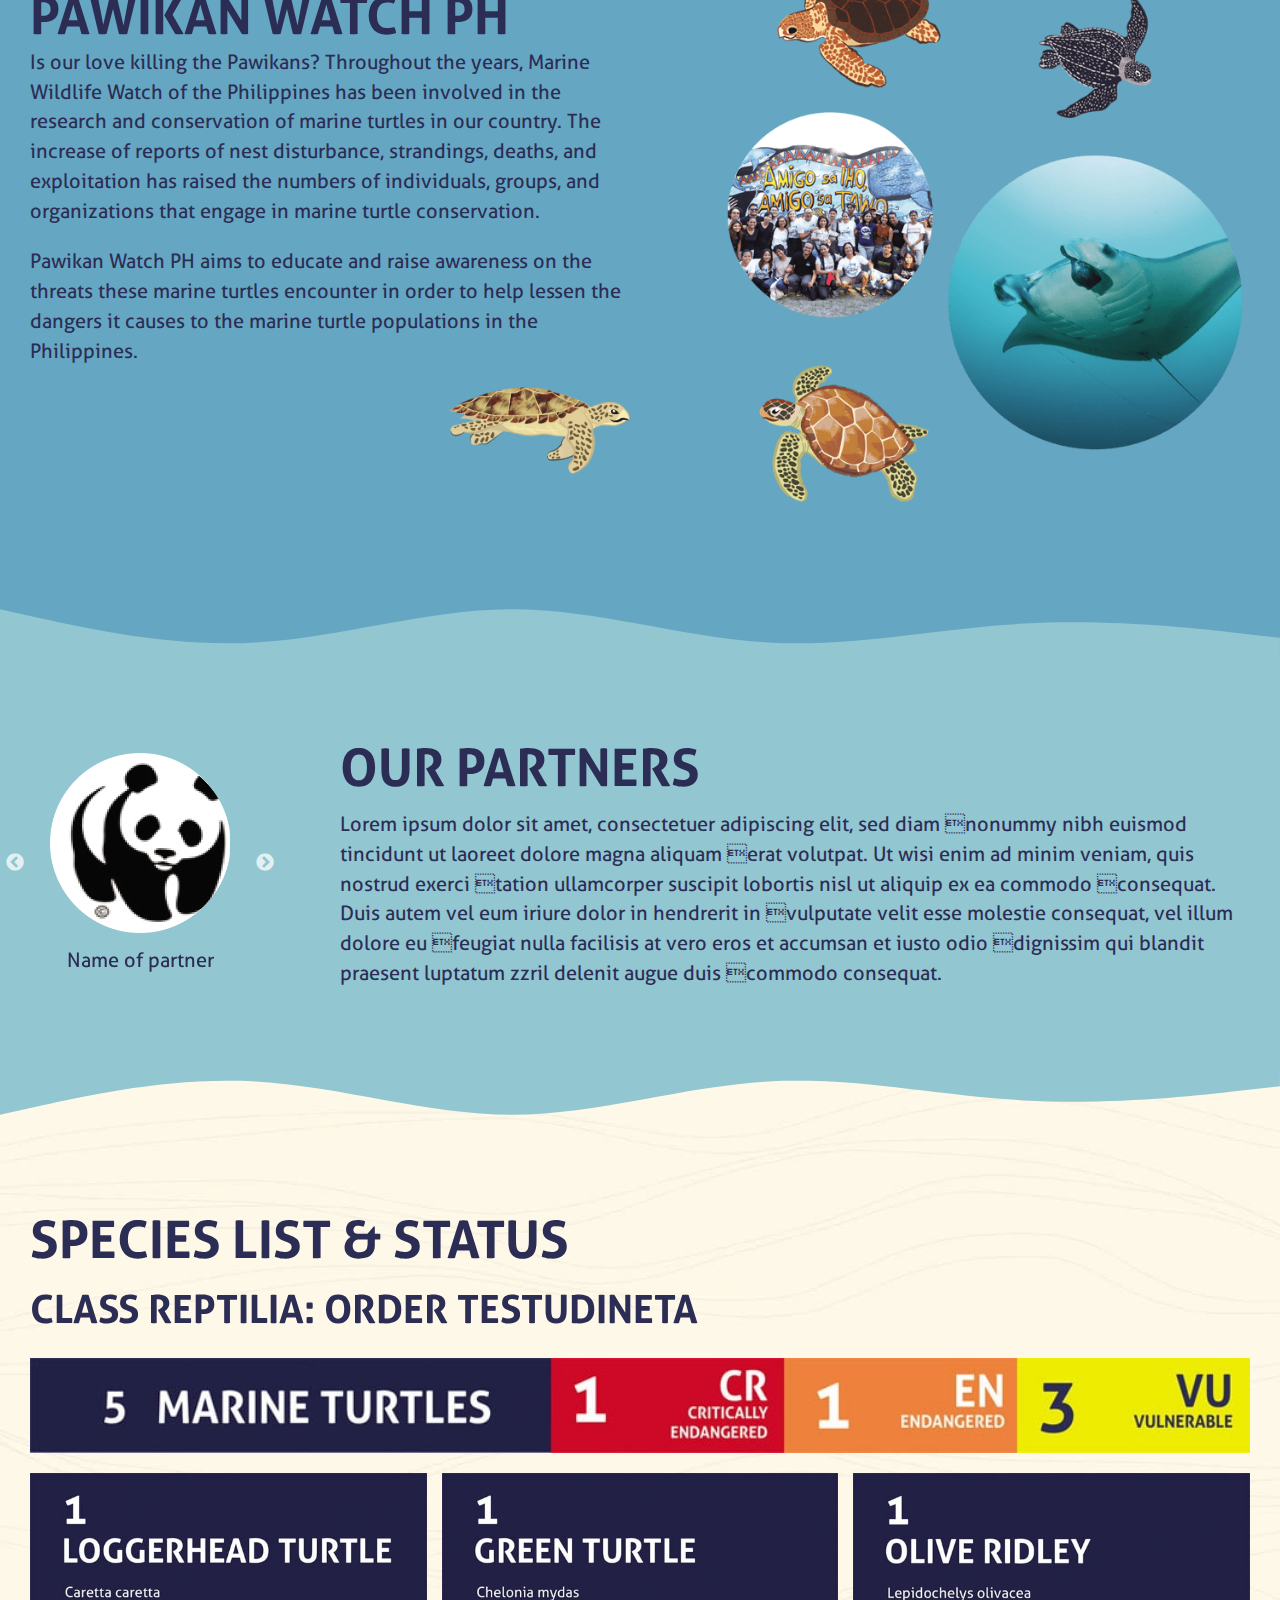
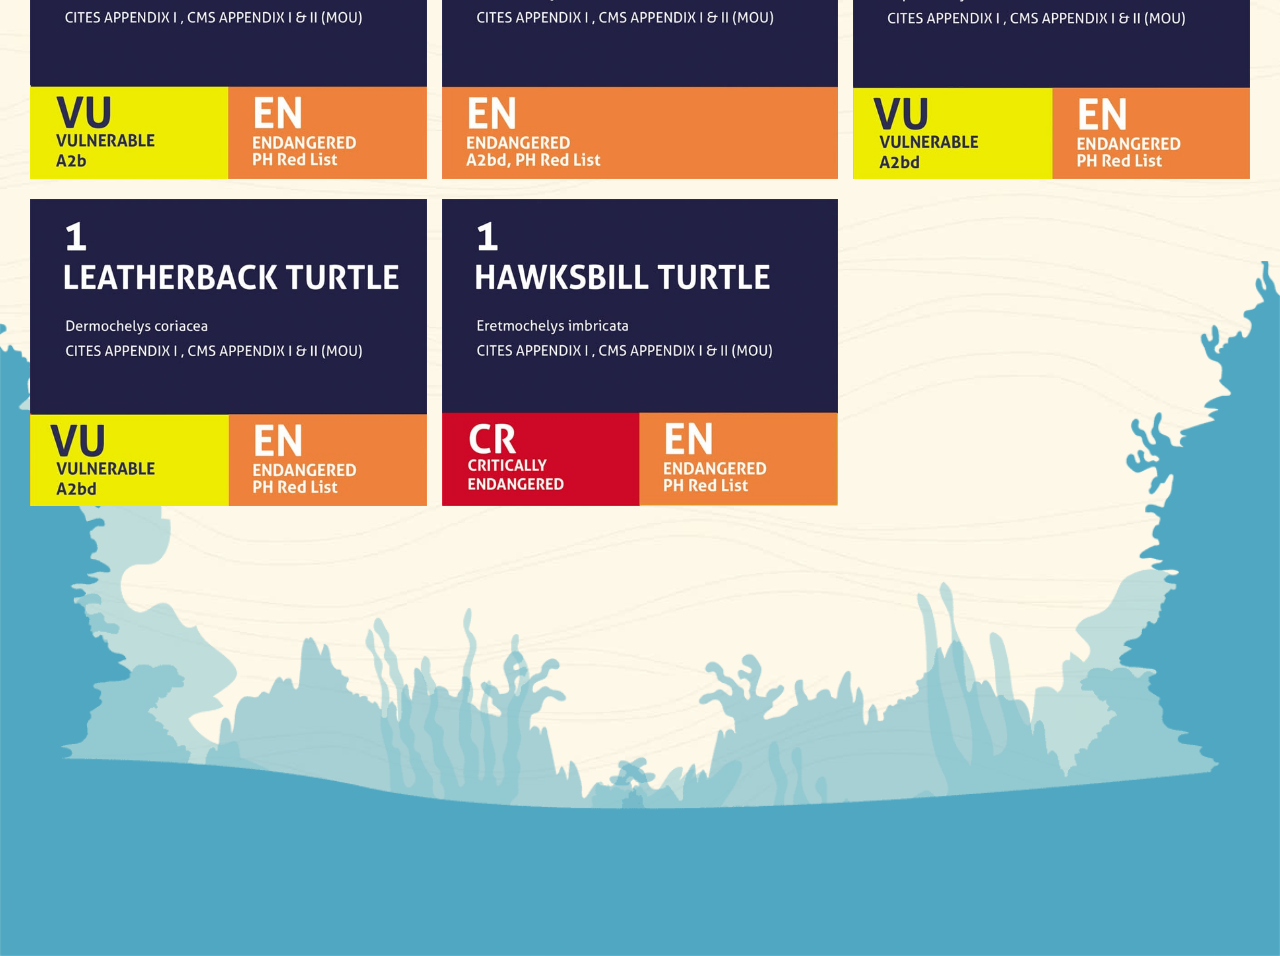
<file: about-turtles.html>
<!DOCTYPE html>
<html lang="en">
<head>
  <meta charset="UTF-8">
  <!-- Mobile -->
  <meta name="viewport" content="width=device-width, minimum-scale=1, maximum-scale=1, user-scalable=no, minimal-ui">
  <meta name="mobile-web-app-capable" content="yes">
  <meta name="apple-mobile-web-app-capable" content="yes">
  <meta name="apple-mobile-web-app-status-bar-style" content="black-translucent">

  <title>Marine Wildlife Watch - Philippines</title>

  <link rel="stylesheet" href="./assets/css/reset.css">
  <link rel="stylesheet" href="./assets/css/main.css">
  <link rel="stylesheet" href="./assets/css/slick/slick.css">
  <link rel="stylesheet" href="./assets/css/slick/slick-theme.css">

  <link rel="stylesheet" href="./assets/css/jquery-ui.css">

  <link rel="icon" type="image/png" sizes="32x32" href="./assets/images//favicon-32x32.png">
  <link rel="icon" type="image/png" sizes="96x96" href="./assets/images//favicon-96x96.png">
  <link rel="icon" type="image/png" sizes="16x16" href="./assets/images//favicon-16x16.png">
  
  <!-- Local Font -->
  <link rel="stylesheet" href="./assets/css/font.css">
</head>
<body>

  <div id="app">

    <div class="main_nav">
      <div class="container">

        <a href="index.html" class="logo">
          <img src="./assets/images/logos.png" alt="Logo">
        </a>
        
        <nav id="nav">
          <ul>
            <li><a href="about-us.html">about us</a></li>
            <li><a href="#">watching wildlife</a>
              <ul class="dropdown">
                <li><a href="about-dugong.html">Learn More About Dugong</a></li>
                <li><a href="about-marine-mammals.html">Learn More Marine Mammals</a></li>
                <li><a href="about-sharks-and-rays.html">Learn More About Sharks &amp; Rays</a></li>
                <li><a href="about-turtles.html">Learn More About Turtles</a></li>
              </ul>
            </li>
            <li><a href="themes.html">themes</a></li>
            <li><a href="training-and-resources.html">trainings &amp; resources</a></li>
            <li><a href="support-and-contact.html">support &amp; contacts</a></li>
          </ul>
        </nav>

        <button type="button" id="toggle_menu">MENU</button>

      </div>
    </div>

    <section class="padding_top_25">
      <div class="header-wave">
        <div class="wave1"></div>
        <h2>MARINE TURTLES</h2>
        <div class="wave2"></div>
      </div>

      <div class="container">
        <div class="marine-wildlife-watch-about">
          <div class="project-details-wrapper">
            <div class="about-us-img about-us-turtle">
              <img src="./assets/images/landing_page/4_turtle.png" alt="Image">
            </div>
            
            <div class="about-us-wrapper project-details">
              <h5>The Philippines is in a unique position to save the pawikan.</h5>
              <p>1. As many as four different species have nesting sites all along our coast. But in the past 10 years, their population has declined by as much as 80%. Imagine what a difference we could make if we learned to protect the marine turtles that are born on our shores. </p>

              <p>2. Our Pawikans play a key role in promoting the ocean’s health and biodiversity, with each species fulfilling their part.</p>

              <P>3. Five out of seven species of marine turtles could be found in the Philippines. The green and olive ridley turtles are the most common nesters, followed by the hawksbill turtles but rarely, the leatherback turtles.  Only the loggerhead turtle has no record of nesting in the Philippines.</P>
            </div>
          </div>
        </div>

        <div class="marine-mammals-img-1">
          <img src="./assets/images/turtle-img-1.png"  alt="Image">
        </div>
      </div>
    </section>

    
    

    <section class="our-partners padding_bottom_0 project-details-sharks">
      <div class="wave-container wave-container-darkblue">
        <div class="wave-2">
          <svg xmlns="http://www.w3.org/2000/svg" viewBox="0 0 1440 150">
            <path fill="#92c6d0" fill-opacity="1" d="M0,96L48,106.7C96,117,192,139,288,133.3C384,128,480,96,576,96C672,96,768,128,864,133.3C960,139,1056,117,1152,112C1248,107,1344,117,1392,122.7L1440,128L1440,150L1392,150C1344,150,1248,150,1152,150C1056,150,960,150,864,150C768,150,672,150,576,150C480,150,384,150,288,150C192,150,96,150,48,150L0,150Z"></path>
          </svg>
        </div>

        <div class="container">
          <div class="wave-details-left">
            <h2>PAWIKAN WATCH PH</h2>
            <p>Is our love killing the Pawikans? Throughout the years, Marine Wildlife Watch of the Philippines has been involved in the research and conservation of marine turtles in our country. The increase of reports of nest disturbance, strandings, deaths, and exploitation has raised the numbers of individuals, groups, and organizations that engage in marine turtle conservation. </p>

            <p>Pawikan Watch PH aims to educate and raise awareness on the threats these marine turtles encounter in order to help lessen the dangers it 
              causes to the marine turtle populations in the Philippines.</p>
            <img src="./assets/images/turtle-img-3.png" style="max-width: 180px; float: right;" alt="Image">
          </div>
          <div class="wave-details-right">
            <img src="./assets/images/turtle-img-2.png" alt="Image">
          </div>
        </div>
      </div>
    </section>

    <section class="current-project padding_top_0">
      <div class="wave-container wave-container-blue">
        <div class="wave-1">
          <svg xmlns="http://www.w3.org/2000/svg" viewBox="0 0 1440 150">
            <path fill="#92c6d0" fill-opacity="1" d="M0,96L48,106.7C96,117,192,139,288,133.3C384,128,480,96,576,96C672,96,768,128,864,133.3C960,139,1056,117,1152,112C1248,107,1344,117,1392,122.7L1440,128L1440,150L1392,150C1344,150,1248,150,1152,150C1056,150,960,150,864,150C768,150,672,150,576,150C480,150,384,150,288,150C192,150,96,150,48,150L0,150Z"></path>
          </svg>
        </div>

        <div class="container">
          <div class="wave-details-left">
            <div class="slider-list">
              <div class="slider-item">
                <img src="./assets/images/about/panda.png" alt="Avatar">
                <span>Name of partner</span>
              </div>
              <div class="slider-item">
                <img src="./assets/images/about/panda.png" alt="Avatar">
                <span>Name of partner</span>
              </div>
              <div class="slider-item">
                <img src="./assets/images/about/panda.png" alt="Avatar">
                <span>Name of partner</span>
              </div>
              <div class="slider-item">
                <img src="./assets/images/about/panda.png" alt="Avatar">
                <span>Name of partner</span>
              </div>
            </div>
          </div>
          <div class="wave-details-right">
            <h2>OUR PARTNERS</h2>
            <p>Lorem ipsum dolor sit amet, consectetuer adipiscing elit, sed diam nonummy nibh euismod tincidunt ut laoreet dolore magna aliquam erat volutpat. Ut wisi enim ad minim veniam, quis nostrud exerci tation ullamcorper suscipit lobortis nisl ut aliquip ex ea commodo consequat. Duis autem vel eum iriure dolor in hendrerit in vulputate velit esse molestie consequat, vel illum dolore eu feugiat nulla facilisis at vero eros et accumsan et iusto odio dignissim qui blandit praesent luptatum zzril delenit augue duis commodo consequat.</p>
          </div>
        </div>

        <div class="wave-3">
          <svg xmlns="http://www.w3.org/2000/svg" viewBox="0 0 1440 150">
            <path fill="#92c6d0" fill-opacity="1" d="M0,96L48,106.7C96,117,192,139,288,133.3C384,128,480,96,576,96C672,96,768,128,864,133.3C960,139,1056,117,1152,112C1248,107,1344,117,1392,122.7L1440,128L1440,150L1392,150C1344,150,1248,150,1152,150C1056,150,960,150,864,150C768,150,672,150,576,150C480,150,384,150,288,150C192,150,96,150,48,150L0,150Z"></path>
          </svg>
        </div>
      </div>
    </section>

    

    <section class="etps project-detail-bottom species-list-wrapper">

      <div class="container">
        <h2>SPECIES LIST & STATUS</h2>
        <h3>CLASS REPTILIA: ORDER TESTUDINETA</h3>

        <img class="long-img" src="./assets/images/turtle_card_6.jpg" alt="Image">

        <div class="grid-wrapper class-mammalia" style="margin-top: 20px">
          <div>
            <img src="./assets/images/turtle_card_1.jpg" alt="Image">
            <img src="./assets/images/turtle_card_4.jpg" alt="Image">
          </div>
          <div>
            <img src="./assets/images/turtle_card_2.jpg" alt="Image">
            <img src="./assets/images/turtle_card_5.jpg" alt="Image">
          </div>
          <div>
            <img src="./assets/images/turtle_card_3.jpg" alt="Image">
          </div>
        </div>
      </div>
    </section>

  </div> <!-- #app -->
  
  <script src="./assets/js/jquery-3.4.1.min.js"></script>
  <script src="./assets/js/jquery-ui.js"></script>
  <script src="./assets/js/smoothScroll.js"></script>
  <script src="./assets/js/slick.min.js"></script>
  <script src="./assets/js/scrollspy.js"></script>
  <script src="./assets/js/scripts.js"></script>

  <script>
    
  </script>
</body>
</html>
</file>
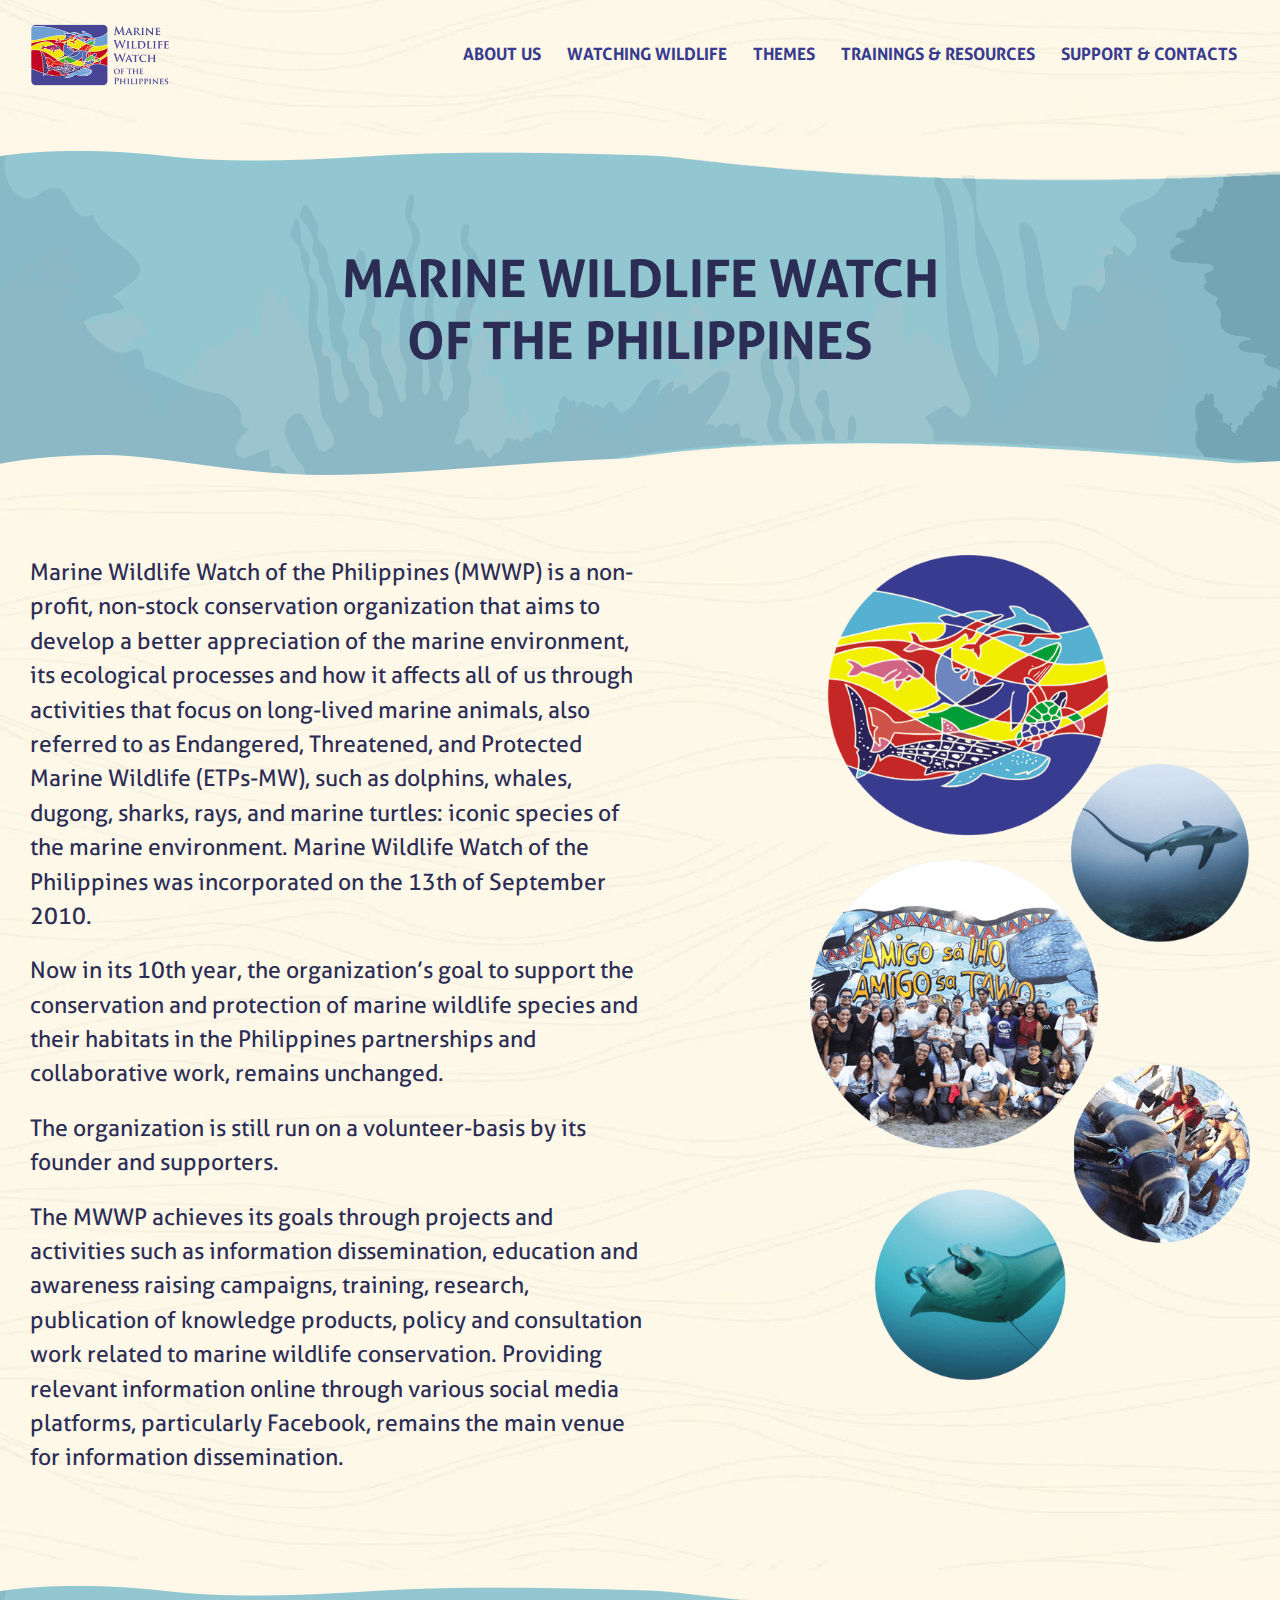
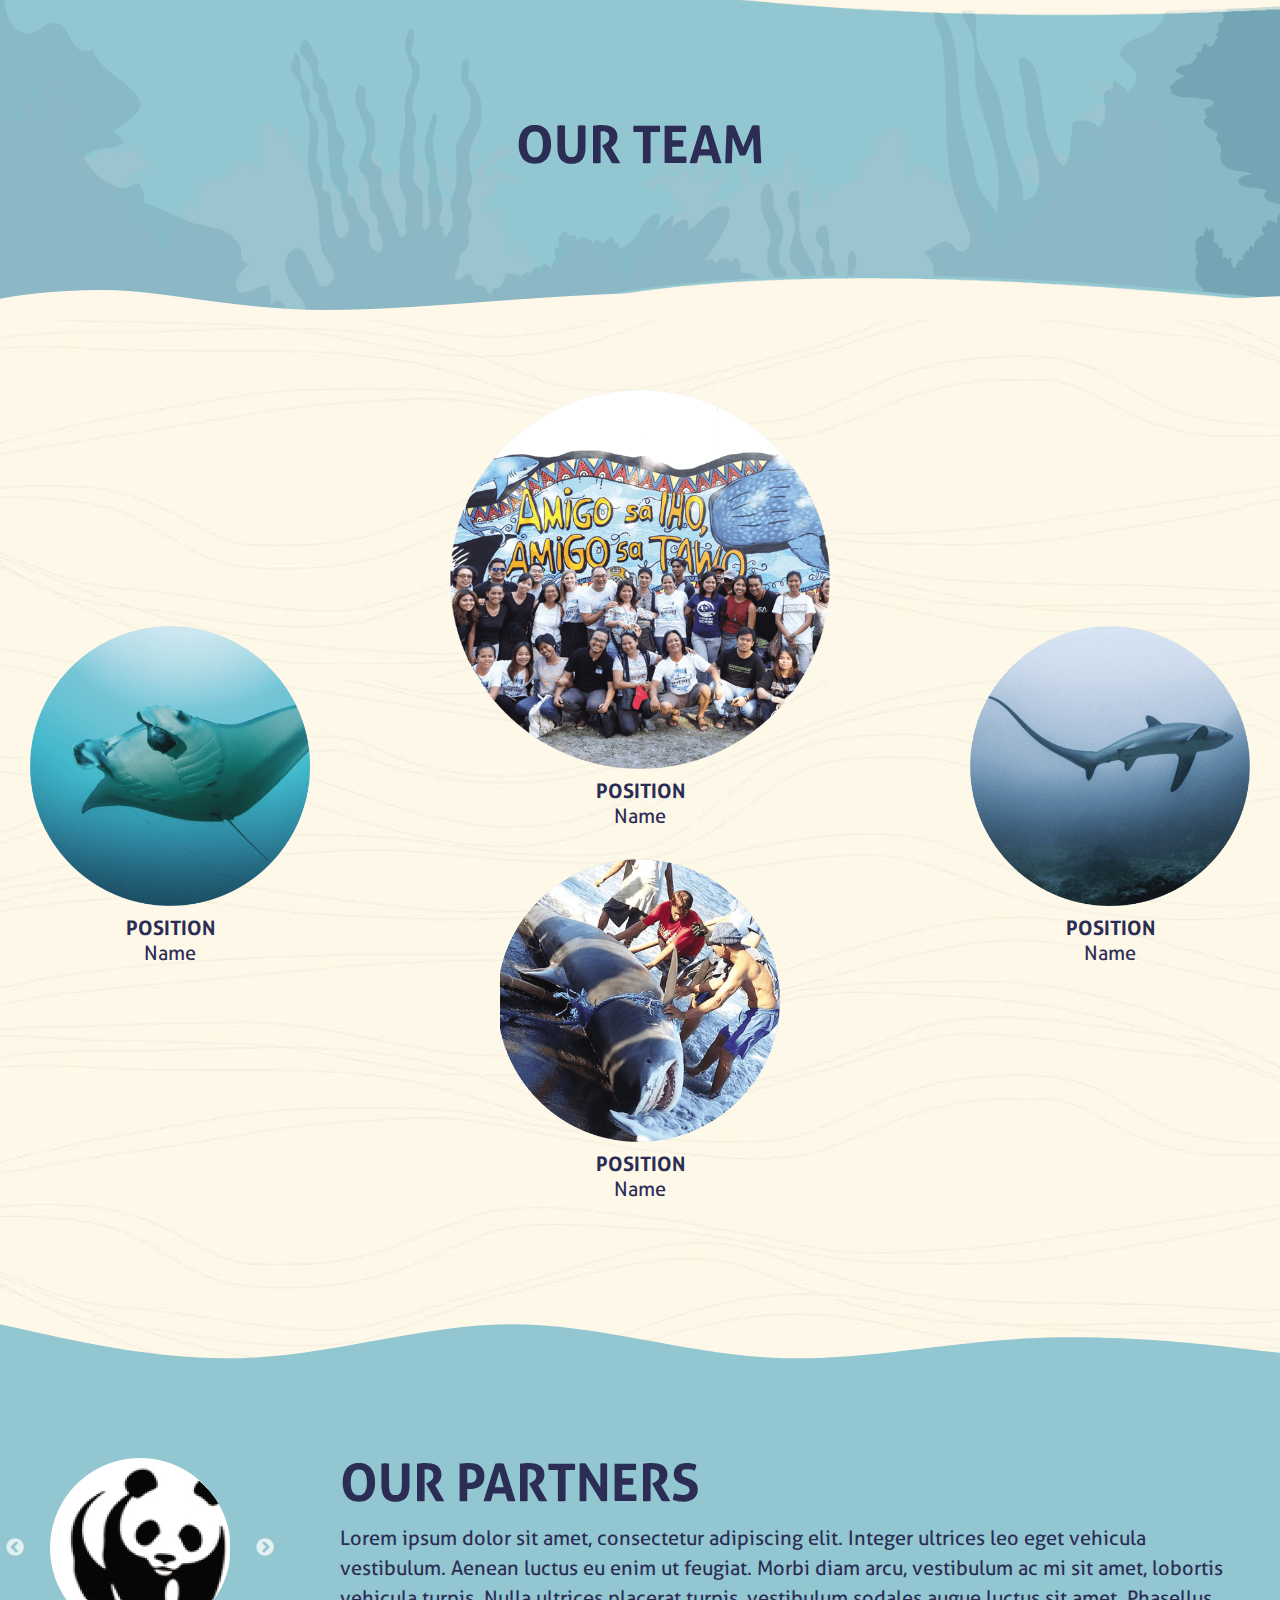
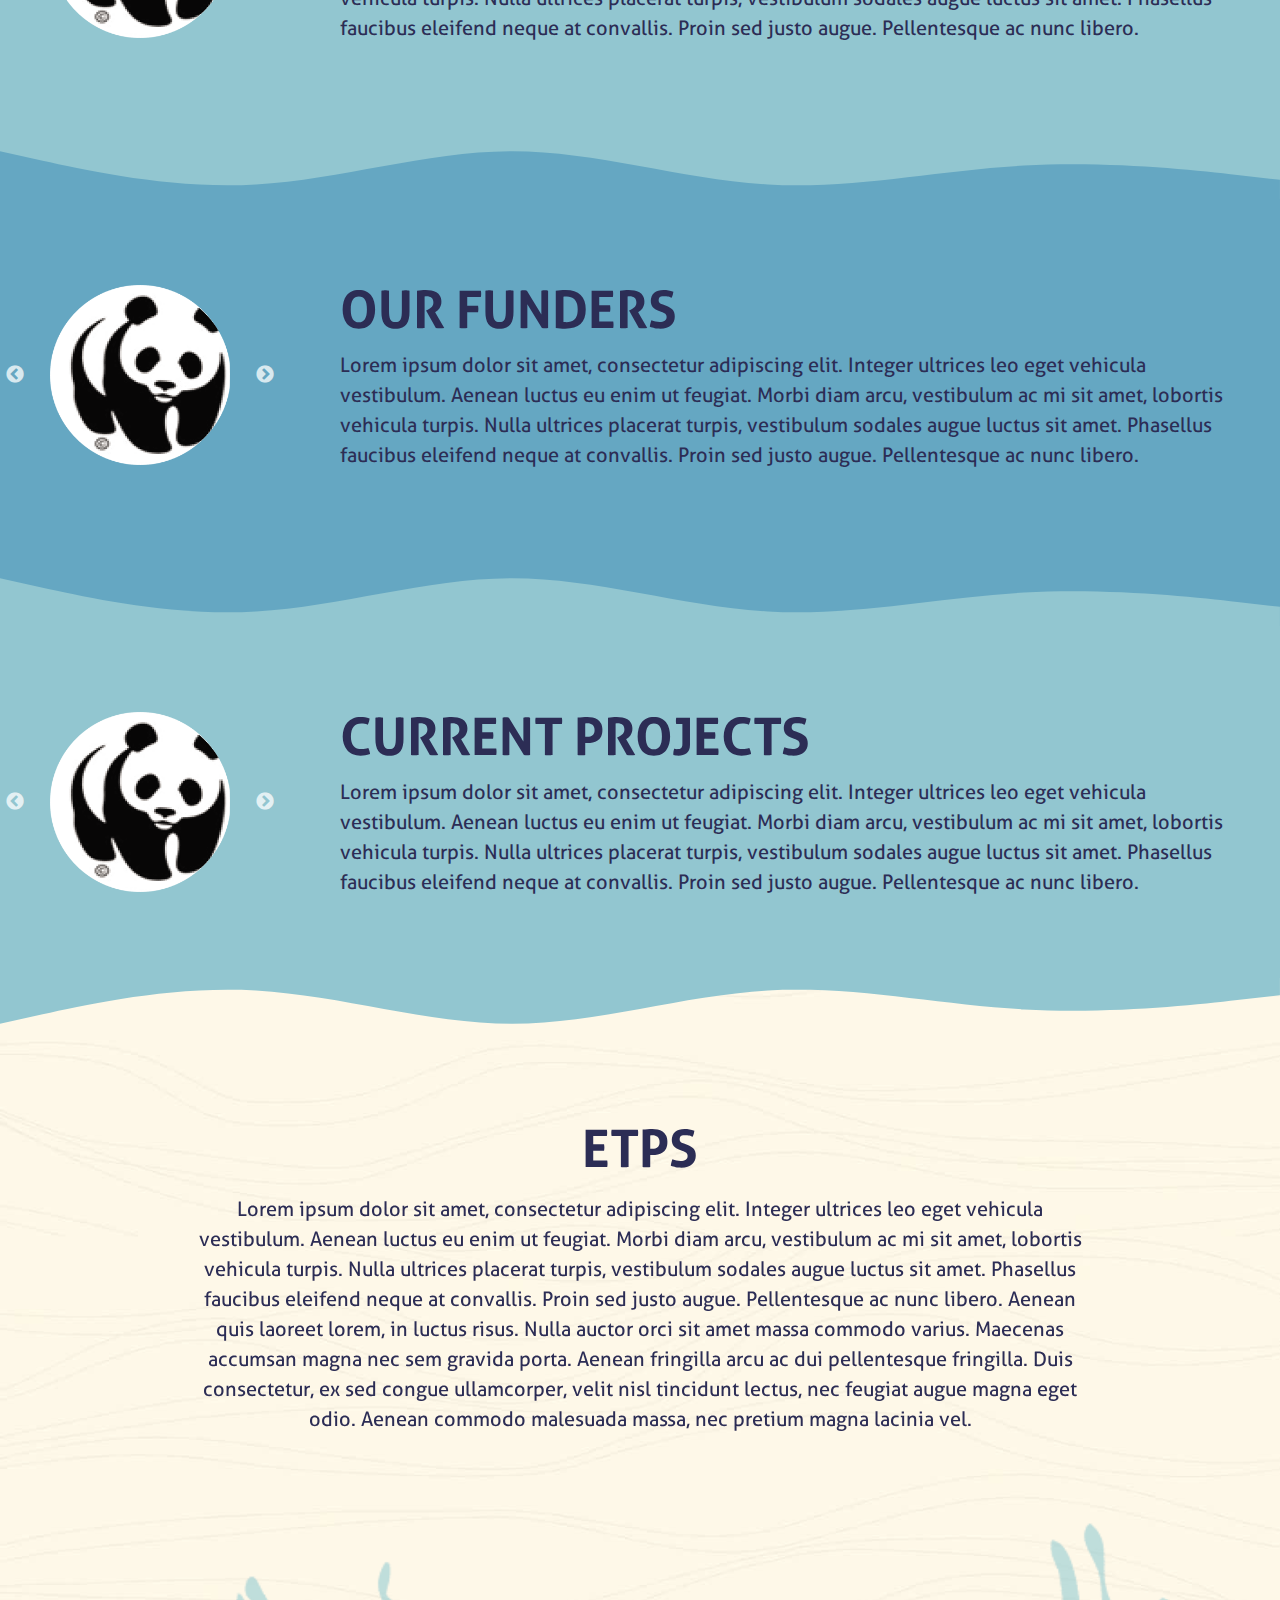
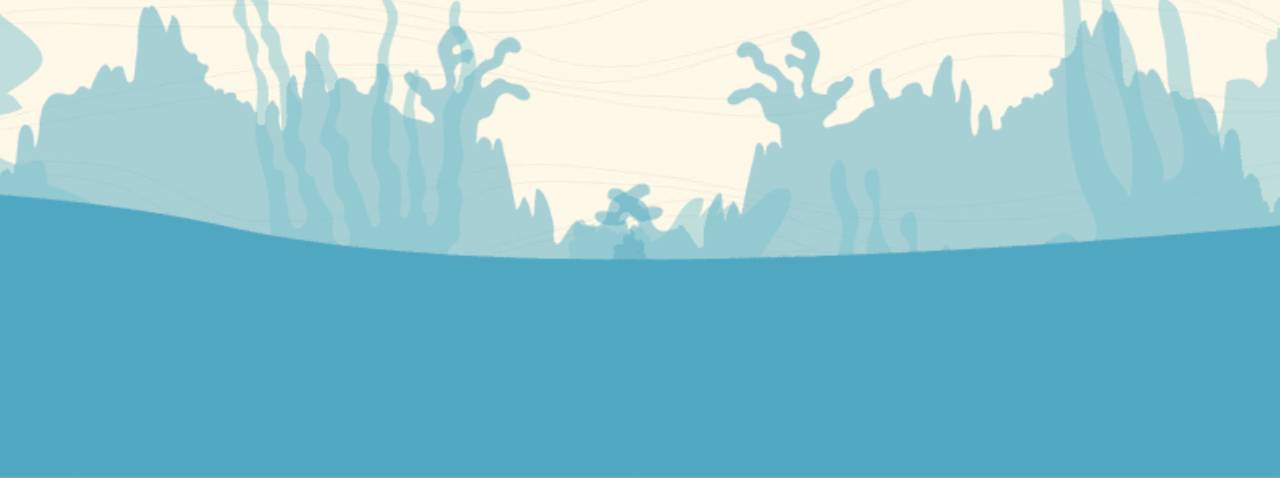
<file: about-us.html>
<!DOCTYPE html>
<html lang="en">
<head>
  <meta charset="UTF-8">
  <!-- Mobile -->
  <meta name="viewport" content="width=device-width, minimum-scale=1, maximum-scale=1, user-scalable=no, minimal-ui">
  <meta name="mobile-web-app-capable" content="yes">
  <meta name="apple-mobile-web-app-capable" content="yes">
  <meta name="apple-mobile-web-app-status-bar-style" content="black-translucent">

  <title>Marine Wildlife Watch - Philippines</title>

  <link rel="stylesheet" href="./assets/css/reset.css">
  <link rel="stylesheet" href="./assets/css/main.css">
  <link rel="stylesheet" href="./assets/css/slick/slick.css">
  <link rel="stylesheet" href="./assets/css/slick/slick-theme.css">

  <link rel="stylesheet" href="./assets/css/jquery-ui.css">

  <link rel="icon" type="image/png" sizes="32x32" href="./assets/images//favicon-32x32.png">
  <link rel="icon" type="image/png" sizes="96x96" href="./assets/images//favicon-96x96.png">
  <link rel="icon" type="image/png" sizes="16x16" href="./assets/images//favicon-16x16.png">
  
  <!-- Local Font -->
  <link rel="stylesheet" href="./assets/css/font.css">
</head>
<body>

  <div id="app">

    <div class="main_nav">
      <div class="container">

        <a href="index.html" class="logo">
          <img src="./assets/images/logos.png" alt="Logo">
        </a>
        
        <nav id="nav">
          <ul>
            <li><a href="about-us.html">about us</a></li>
            <li><a href="#">watching wildlife</a>
              <ul class="dropdown">
                <li><a href="about-dugong.html">Learn More About Dugong</a></li>
                <li><a href="about-marine-mammals.html">Learn More Marine Mammals</a></li>
                <li><a href="about-sharks-and-rays.html">Learn More About Sharks &amp; Rays</a></li>
                <li><a href="about-turtles.html">Learn More About Turtles</a></li>
              </ul>
            </li>
            <li><a href="themes.html">themes</a></li>
            <li><a href="training-and-resources.html">trainings &amp; resources</a></li>
            <li><a href="support-and-contact.html">support &amp; contacts</a></li>
          </ul>
        </nav>

        <button type="button" id="toggle_menu">MENU</button>

      </div>
    </div>

    <section class="padding_top_25">
      <div class="header-wave">
        <div class="wave1"></div>
        <h2>MARINE WILDLIFE WATCH <br> OF THE PHILIPPINES</h2>
        <div class="wave2"></div>
      </div>

      <div class="container">
        <div class="marine-wildlife-watch-about">
          <div class="about-us-detail">
            <p>Marine Wildlife Watch of the Philippines (MWWP) is a non-profit, non-stock conservation organization that aims to develop a better appreciation of the marine environment, its ecological processes and how it affects all of us through activities that focus on long-lived marine animals, also referred to as Endangered, Threatened, and Protected Marine Wildlife (ETPs-MW), such as dolphins, whales, dugong, sharks, rays, and marine turtles: iconic species of the marine environment. Marine Wildlife Watch of the Philippines was incorporated on the 13th of September 2010. </p>
            <p>Now in its 10th year, the organization’s goal to support the conservation and protection of marine wildlife species and their habitats in the Philippines partnerships and collaborative work, remains unchanged. </p>
            <p>The organization is still run on a volunteer-basis by its founder and supporters. </p>
            <p>The MWWP achieves its goals through projects and activities such as information dissemination, education and awareness raising campaigns, training, research, publication of knowledge products, policy and consultation work related to marine wildlife conservation. Providing relevant information online through various social media platforms, particularly Facebook, remains the main venue for information dissemination.</p>
          </div>

          <div class="about-us-img">
            <img src="./assets/images/about-img-1.png" alt="Logo">
          </div>
        </div>
      </div>
    </section>

    <section class="padding_top_25">
      <div class="header-wave">
        <div class="wave1"></div>
        <h2>OUR TEAM</h2>
        <div class="wave2"></div>
      </div>

      <div class="container">
        <div class="marine-wildlife-watch-about">
          <div class="our-team-detail">
            <div class="img-item">
              <figure>
                <img src="./assets/images/about/small_img_2.png" alt="Image">
                <figcaption><span>position</span> Name</figcaption>
              </figure>
            </div>

            <div class="img-item">
              <figure>
                <img src="./assets/images/about/big_img_1.png" class="big-img" alt="Image">
                <figcaption><span>position</span> Name</figcaption>
              </figure>
              <figure>
                <img src="./assets/images/about/small_img_4.png" alt="Image">
                <figcaption><span>position</span> Name</figcaption>
              </figure>
            </div>

            <div class="img-item">
              <figure>
                <img src="./assets/images/about/small_img_3.png" alt="Image">
                <figcaption><span>position</span> Name</figcaption>
              </figure>
            </div>
          </div>
        </div>
      </div>
    </section>

    <!-- our partners -->
    <section class="padding_bottom_0">
      <div class="wave-container wave-container-blue">
        <div class="wave-1">
          <svg xmlns="http://www.w3.org/2000/svg" viewBox="0 0 1440 150">
            <path fill="#92c6d0" fill-opacity="1" d="M0,96L48,106.7C96,117,192,139,288,133.3C384,128,480,96,576,96C672,96,768,128,864,133.3C960,139,1056,117,1152,112C1248,107,1344,117,1392,122.7L1440,128L1440,150L1392,150C1344,150,1248,150,1152,150C1056,150,960,150,864,150C768,150,672,150,576,150C480,150,384,150,288,150C192,150,96,150,48,150L0,150Z"></path>
          </svg>
        </div>

        <div class="container">
          <div class="wave-details-left">
            <div class="slider-list">
              <div class="slider-item">
                <img src="./assets/images/about/panda.png" alt="Avatar">
              </div>
              <div class="slider-item">
                <img src="./assets/images/about/panda.png" alt="Avatar">
              </div>
              <div class="slider-item">
                <img src="./assets/images/about/panda.png" alt="Avatar">
              </div>
              <div class="slider-item">
                <img src="./assets/images/about/panda.png" alt="Avatar">
              </div>
            </div>
          </div>
          <div class="wave-details-right">
            <h2>Our Partners</h2>
            <p>Lorem ipsum dolor sit amet, consectetur adipiscing elit. Integer ultrices leo eget vehicula vestibulum. Aenean luctus eu enim ut feugiat. Morbi diam arcu, vestibulum ac mi sit amet, lobortis vehicula turpis. Nulla ultrices placerat turpis, vestibulum sodales augue luctus sit amet. Phasellus faucibus eleifend neque at convallis. Proin sed justo augue. Pellentesque ac nunc libero.</p>
          </div>
        </div>
      </div>
    </section>

    <!-- our funders -->
    <section class="our-partners padding_top_0 padding_bottom_0">
      <div class="wave-container wave-container-darkblue">
        <div class="wave-2">
          <svg xmlns="http://www.w3.org/2000/svg" viewBox="0 0 1440 150">
            <path fill="#92c6d0" fill-opacity="1" d="M0,96L48,106.7C96,117,192,139,288,133.3C384,128,480,96,576,96C672,96,768,128,864,133.3C960,139,1056,117,1152,112C1248,107,1344,117,1392,122.7L1440,128L1440,150L1392,150C1344,150,1248,150,1152,150C1056,150,960,150,864,150C768,150,672,150,576,150C480,150,384,150,288,150C192,150,96,150,48,150L0,150Z"></path>
          </svg>
        </div>

        <div class="container">
          <div class="wave-details-left">
            <div class="slider-list">
              <div class="slider-item">
                <img src="./assets/images/about/panda.png" alt="Avatar">
              </div>
              <div class="slider-item">
                <img src="./assets/images/about/panda.png" alt="Avatar">
              </div>
              <div class="slider-item">
                <img src="./assets/images/about/panda.png" alt="Avatar">
              </div>
              <div class="slider-item">
                <img src="./assets/images/about/panda.png" alt="Avatar">
              </div>
            </div>
          </div>
          <div class="wave-details-right">
            <h2>Our Funders</h2>
            <p>Lorem ipsum dolor sit amet, consectetur adipiscing elit. Integer ultrices leo eget vehicula vestibulum. Aenean luctus eu enim ut feugiat. Morbi diam arcu, vestibulum ac mi sit amet, lobortis vehicula turpis. Nulla ultrices placerat turpis, vestibulum sodales augue luctus sit amet. Phasellus faucibus eleifend neque at convallis. Proin sed justo augue. Pellentesque ac nunc libero.</p>
          </div>
        </div>
      </div>
    </section>

    <section class="current-project padding_top_0">
      <div class="wave-container wave-container-blue">
        <div class="wave-1">
          <svg xmlns="http://www.w3.org/2000/svg" viewBox="0 0 1440 150">
            <path fill="#92c6d0" fill-opacity="1" d="M0,96L48,106.7C96,117,192,139,288,133.3C384,128,480,96,576,96C672,96,768,128,864,133.3C960,139,1056,117,1152,112C1248,107,1344,117,1392,122.7L1440,128L1440,150L1392,150C1344,150,1248,150,1152,150C1056,150,960,150,864,150C768,150,672,150,576,150C480,150,384,150,288,150C192,150,96,150,48,150L0,150Z"></path>
          </svg>
        </div>

        <div class="container">
          <div class="wave-details-left">
            <div class="slider-list">
              <div class="slider-item">
                <img src="./assets/images/about/panda.png" alt="Avatar">
              </div>
              <div class="slider-item">
                <img src="./assets/images/about/panda.png" alt="Avatar">
              </div>
              <div class="slider-item">
                <img src="./assets/images/about/panda.png" alt="Avatar">
              </div>
              <div class="slider-item">
                <img src="./assets/images/about/panda.png" alt="Avatar">
              </div>
            </div>
          </div>
          <div class="wave-details-right">
            <h2>Current Projects</h2>
            <p>Lorem ipsum dolor sit amet, consectetur adipiscing elit. Integer ultrices leo eget vehicula vestibulum. Aenean luctus eu enim ut feugiat. Morbi diam arcu, vestibulum ac mi sit amet, lobortis vehicula turpis. Nulla ultrices placerat turpis, vestibulum sodales augue luctus sit amet. Phasellus faucibus eleifend neque at convallis. Proin sed justo augue. Pellentesque ac nunc libero.</p>
          </div>
        </div>

        <div class="wave-3">
          <svg xmlns="http://www.w3.org/2000/svg" viewBox="0 0 1440 150">
            <path fill="#92c6d0" fill-opacity="1" d="M0,96L48,106.7C96,117,192,139,288,133.3C384,128,480,96,576,96C672,96,768,128,864,133.3C960,139,1056,117,1152,112C1248,107,1344,117,1392,122.7L1440,128L1440,150L1392,150C1344,150,1248,150,1152,150C1056,150,960,150,864,150C768,150,672,150,576,150C480,150,384,150,288,150C192,150,96,150,48,150L0,150Z"></path>
          </svg>
        </div>
      </div>
    </section>

    <section class="etps">
      <div class="container">
        <h2>ETP<small>s</small></h2>
        <P>Lorem ipsum dolor sit amet, consectetur adipiscing elit. Integer ultrices leo eget vehicula vestibulum. Aenean luctus eu enim ut feugiat. Morbi diam arcu, vestibulum ac mi sit amet, lobortis vehicula turpis. Nulla ultrices placerat turpis, vestibulum sodales augue luctus sit amet. Phasellus faucibus eleifend neque at convallis. Proin sed justo augue. Pellentesque ac nunc libero. Aenean quis laoreet lorem, in luctus risus. Nulla auctor orci sit amet massa commodo varius. Maecenas accumsan magna nec sem gravida porta. Aenean fringilla arcu ac dui pellentesque fringilla. Duis consectetur, ex sed congue ullamcorper, velit nisl tincidunt lectus, nec feugiat augue magna eget odio. Aenean commodo malesuada massa, nec pretium magna lacinia vel.</P>
      </div>
    </section>

  </div> <!-- #app -->
  
  <script src="./assets/js/jquery-3.4.1.min.js"></script>
  <script src="./assets/js/jquery-ui.js"></script>
  <script src="./assets/js/smoothScroll.js"></script>
  <script src="./assets/js/slick.min.js"></script>
  <script src="./assets/js/scrollspy.js"></script>
  <script src="./assets/js/scripts.js"></script>

  <script>
    
  </script>
</body>
</html>
</file>
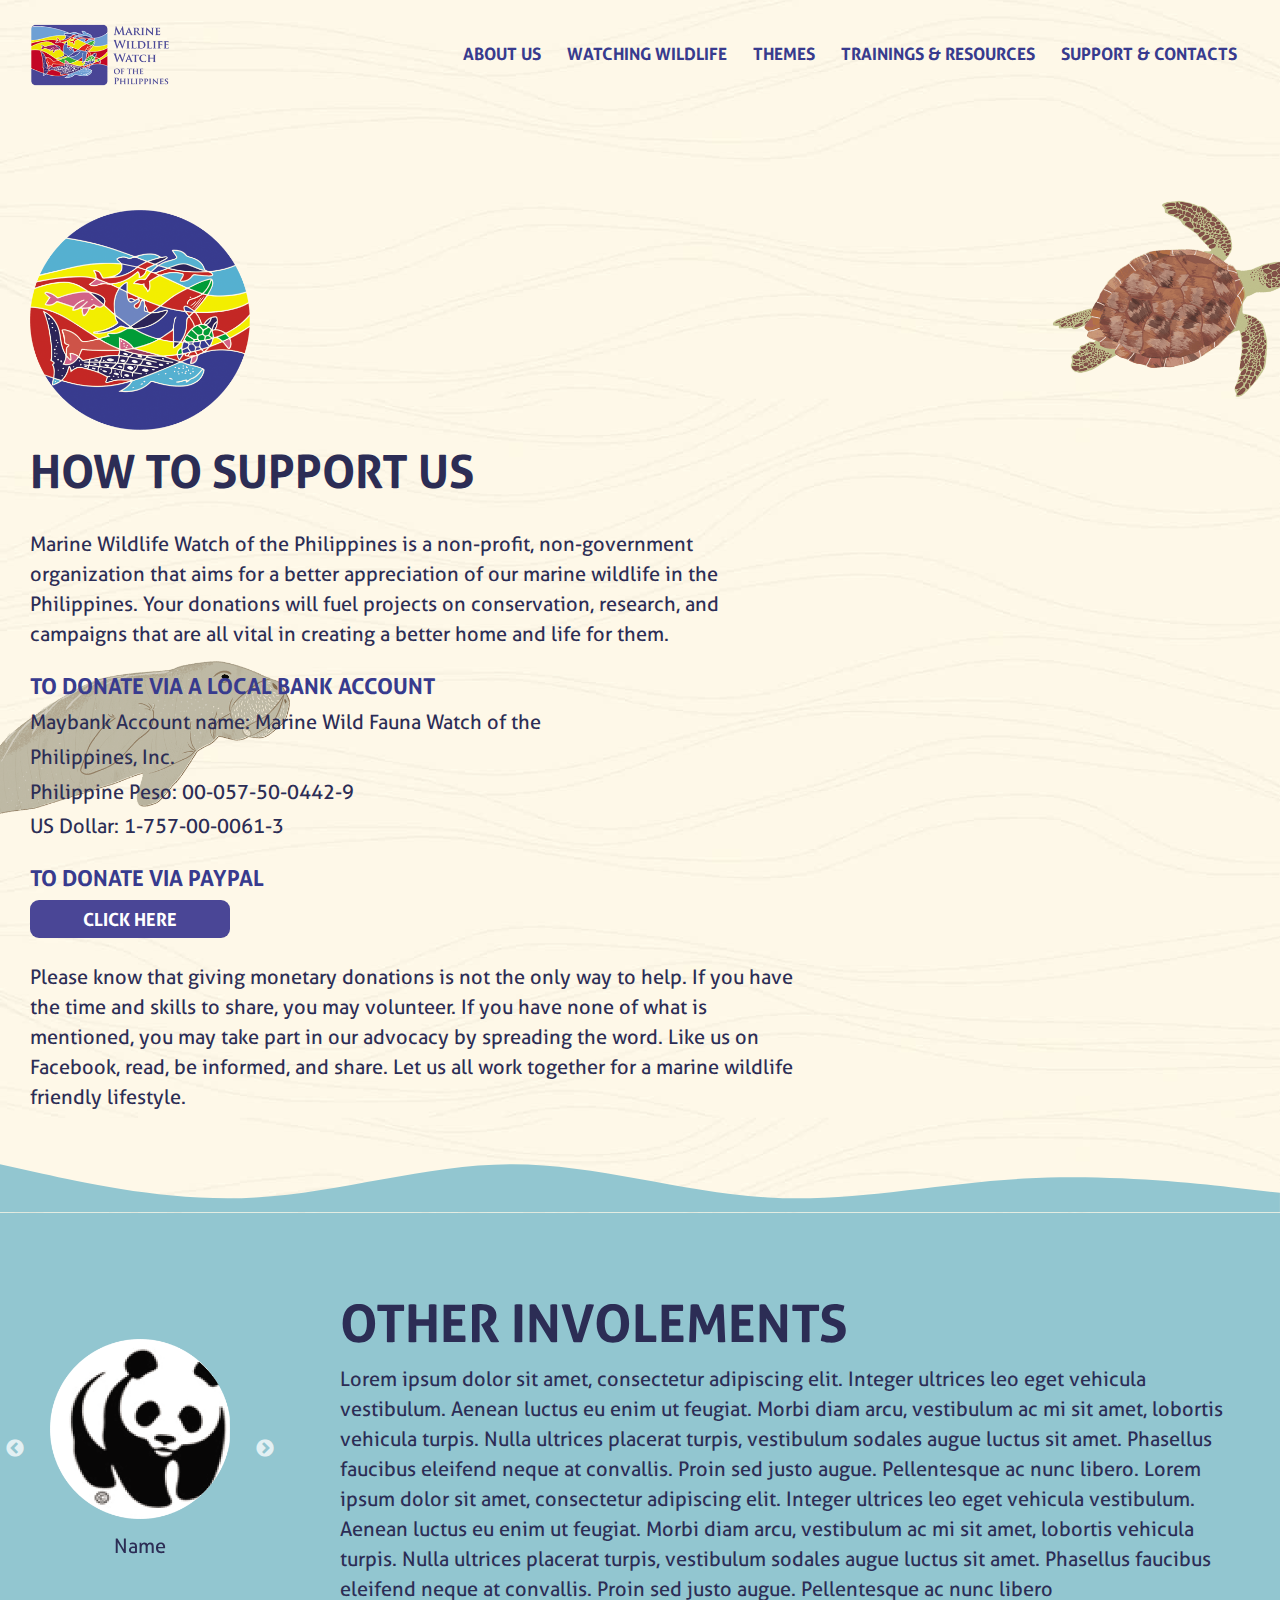
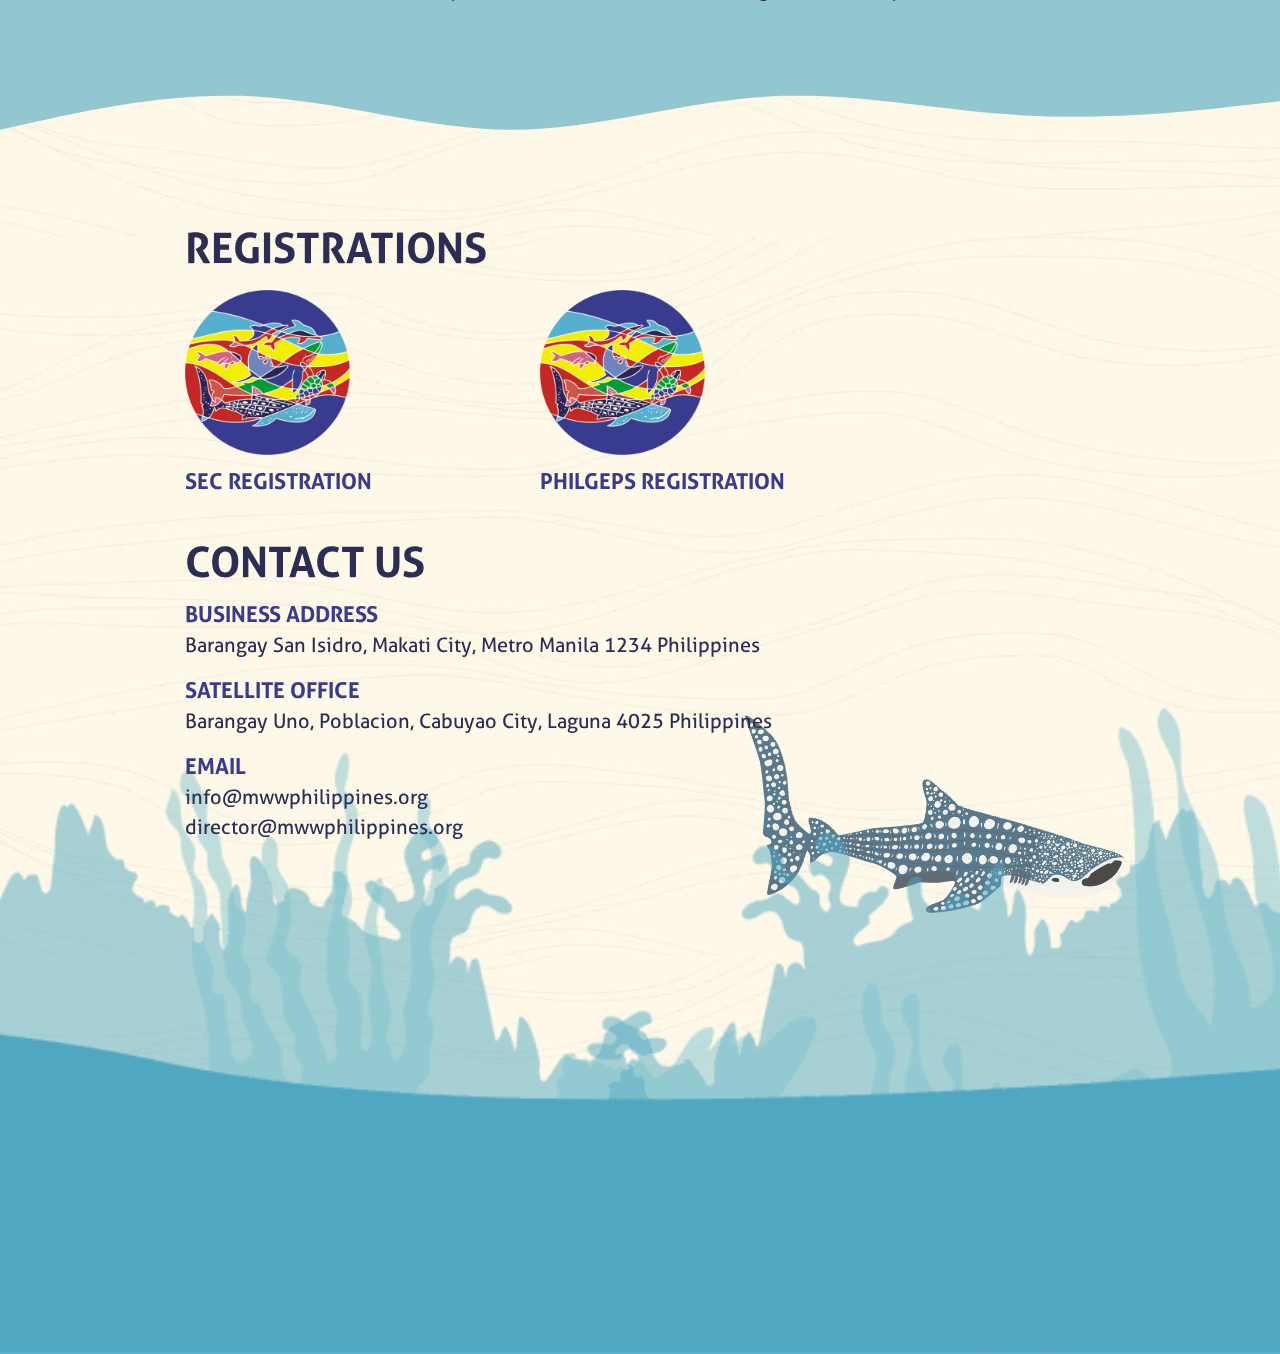
<file: support-and-contact.html>
<!DOCTYPE html>
<html lang="en">
<head>
  <meta charset="UTF-8">
  <!-- Mobile -->
  <meta name="viewport" content="width=device-width, minimum-scale=1, maximum-scale=1, user-scalable=no, minimal-ui">
  <meta name="mobile-web-app-capable" content="yes">
  <meta name="apple-mobile-web-app-capable" content="yes">
  <meta name="apple-mobile-web-app-status-bar-style" content="black-translucent">

  <title>Marine Wildlife Watch - Philippines</title>

  <link rel="stylesheet" href="./assets/css/reset.css">
  <link rel="stylesheet" href="./assets/css/main.css">
  <link rel="stylesheet" href="./assets/css/slick/slick.css">
  <link rel="stylesheet" href="./assets/css/slick/slick-theme.css">

  <link rel="stylesheet" href="./assets/css/jquery-ui.css">

  <link rel="icon" type="image/png" sizes="32x32" href="./assets/images//favicon-32x32.png">
  <link rel="icon" type="image/png" sizes="96x96" href="./assets/images//favicon-96x96.png">
  <link rel="icon" type="image/png" sizes="16x16" href="./assets/images//favicon-16x16.png">
  
  <!-- Local Font -->
  <link rel="stylesheet" href="./assets/css/font.css">
</head>
<body>

  <div id="app">

    <div class="main_nav">
      <div class="container">

        <a href="index.html" class="logo">
          <img src="./assets/images/logos.png" alt="Logo">
        </a>
        
        <nav id="nav">
          <ul>
            <li><a href="about-us.html">about us</a></li>
            <li><a href="#">watching wildlife</a>
              <ul class="dropdown">
                <li><a href="about-dugong.html">Learn More About Dugong</a></li>
                <li><a href="about-marine-mammals.html">Learn More Marine Mammals</a></li>
                <li><a href="about-sharks-and-rays.html">Learn More About Sharks &amp; Rays</a></li>
                <li><a href="about-turtles.html">Learn More About Turtles</a></li>
              </ul>
            </li>
            <li><a href="themes.html">themes</a></li>
            <li><a href="training-and-resources.html">trainings &amp; resources</a></li>
            <li><a href="support-and-contact.html">support &amp; contacts</a></li>
          </ul>
        </nav>

        <button type="button" id="toggle_menu">MENU</button>

      </div>
    </div>

    <section class="padding_top_100 padding_bottom_100">
      <div class="container">
        <div class="support-and-contact-header">
          <img src="./assets/images/fish-logo.png" alt="Image">
          <div class="training-and-resource-detail">
            <h2>HOW TO SUPPORT US</h2>
            <p>Marine Wildlife Watch of the Philippines is a non-profit, non-government organization that aims for a better appreciation of our marine wildlife in the Philippines. Your donations will fuel projects on conservation, research, and campaigns that are all vital in creating a better home and life for them.</p>

            <div class="donate-details">
              <h5>To donate via a local bank account</h5>
              <p>Maybank Account name: Marine Wild Fauna Watch of the </p>
              <p>Philippines, Inc. </p>
              <p>Philippine Peso: 00-057-50-0442-9</p>
              <p>US Dollar: 1-757-00-0061-3</p>
            </div>

            <h5>to donate via paypal</h5>
            <a href="https://www.paypal.com/paypalme/mwwphilippines" target="_blank" class="btn">Click here</a>

            <p>Please know that giving monetary donations is not the only way to help. If you have the time and skills to share, you may volunteer. If you have none of what is mentioned, you may  take part in our advocacy by spreading the word. Like us on Facebook, read, be informed, and share. Let us all work together for a marine wildlife friendly lifestyle. </p>
          </div>
        </div>
        
        <img src="./assets/images/landing_page/4_turtle.png" class="floating-turtle-support" alt="Image">
      </div>

      <img src="./assets/images/landing_page/1_dugong.png" class="floating-dugong-support" alt="Image">
    </section>

    <section class="current-project padding_top_0">
      <div class="wave-container wave-container-blue">
        <div class="wave-1">
          <svg xmlns="http://www.w3.org/2000/svg" viewBox="0 0 1440 150">
            <path fill="#92c6d0" fill-opacity="1" d="M0,96L48,106.7C96,117,192,139,288,133.3C384,128,480,96,576,96C672,96,768,128,864,133.3C960,139,1056,117,1152,112C1248,107,1344,117,1392,122.7L1440,128L1440,150L1392,150C1344,150,1248,150,1152,150C1056,150,960,150,864,150C768,150,672,150,576,150C480,150,384,150,288,150C192,150,96,150,48,150L0,150Z"></path>
          </svg>
        </div>

        <div class="container">
          <div class="wave-details-left">
            <div class="slider-list">
              <div class="slider-item">
                <img src="./assets/images/about/panda.png" alt="Avatar">
                <span>Name</span>
              </div>
              <div class="slider-item">
                <img src="./assets/images/about/panda.png" alt="Avatar">
                <span>Name</span>
              </div>
              <div class="slider-item">
                <img src="./assets/images/about/panda.png" alt="Avatar">
                <span>Name</span>
              </div>
              <div class="slider-item">
                <img src="./assets/images/about/panda.png" alt="Avatar">
                <span>Name</span>
              </div>
            </div>
          </div>
          <div class="wave-details-right">
            <h2>Other Involements</h2>
            <p>Lorem ipsum dolor sit amet, consectetur adipiscing elit. Integer ultrices leo eget vehicula vestibulum. Aenean luctus eu enim ut feugiat. Morbi diam arcu, vestibulum ac mi sit amet, lobortis vehicula turpis. Nulla ultrices placerat turpis, vestibulum sodales augue luctus sit amet. Phasellus faucibus eleifend neque at convallis. Proin sed justo augue. Pellentesque ac nunc libero. Lorem ipsum dolor sit amet, consectetur adipiscing elit. Integer ultrices leo eget vehicula vestibulum. Aenean luctus eu enim ut feugiat. Morbi diam arcu, vestibulum ac mi sit amet, lobortis vehicula turpis. Nulla ultrices placerat turpis, vestibulum sodales augue luctus sit amet. Phasellus faucibus eleifend neque at convallis. Proin sed justo augue. Pellentesque ac nunc libero</p>
          </div>
        </div>

        <div class="wave-3">
          <svg xmlns="http://www.w3.org/2000/svg" viewBox="0 0 1440 150">
            <path fill="#92c6d0" fill-opacity="1" d="M0,96L48,106.7C96,117,192,139,288,133.3C384,128,480,96,576,96C672,96,768,128,864,133.3C960,139,1056,117,1152,112C1248,107,1344,117,1392,122.7L1440,128L1440,150L1392,150C1344,150,1248,150,1152,150C1056,150,960,150,864,150C768,150,672,150,576,150C480,150,384,150,288,150C192,150,96,150,48,150L0,150Z"></path>
          </svg>
        </div>
      </div>
    </section>

    

    <section class="etps support-and-contact-etps">
      <div class="container">
        <div class="contact-details">
          <h3>Registrations</h3>
          <div class="registrations">
            <div class="registration-item">
              <img src="./assets/images/fish-logo.png" alt="Image">
              <h5>Sec Registration</h5>
            </div>

            <div class="registration-item">
              <img src="./assets/images/fish-logo.png" alt="Image">
              <h5>Philgeps Registration</h5>
            </div>
          </div>

          <h3>Contact Us</h3>
          <div class="contact-list">
            <ul>
              <li>
                <h5>Business Address</h5>
                <p>Barangay San Isidro, Makati City, Metro Manila 1234 Philippines</p>
              </li>
              <li>
                <h5>Satellite office</h5>
                <p>Barangay Uno, Poblacion, Cabuyao City, Laguna 4025 Philippines</p>
              </li>
              <li>
                <h5>email</h5>
                <p>info@mwwphilippines.org</p>
                <p>director@mwwphilippines.org</p>
              </li>
            </ul>
          </div>
        </div>

        <img src="./assets/images/landing_page/3_sharks2.png" class="floating-shark-support" alt="Image">
      </div>
    </section>

  </div> <!-- #app -->
  
  <script src="./assets/js/jquery-3.4.1.min.js"></script>
  <script src="./assets/js/jquery-ui.js"></script>
  <script src="./assets/js/smoothScroll.js"></script>
  <script src="./assets/js/slick.min.js"></script>
  <script src="./assets/js/scrollspy.js"></script>
  <script src="./assets/js/scripts.js"></script>

  <script>
    
  </script>
</body>
</html>
</file>
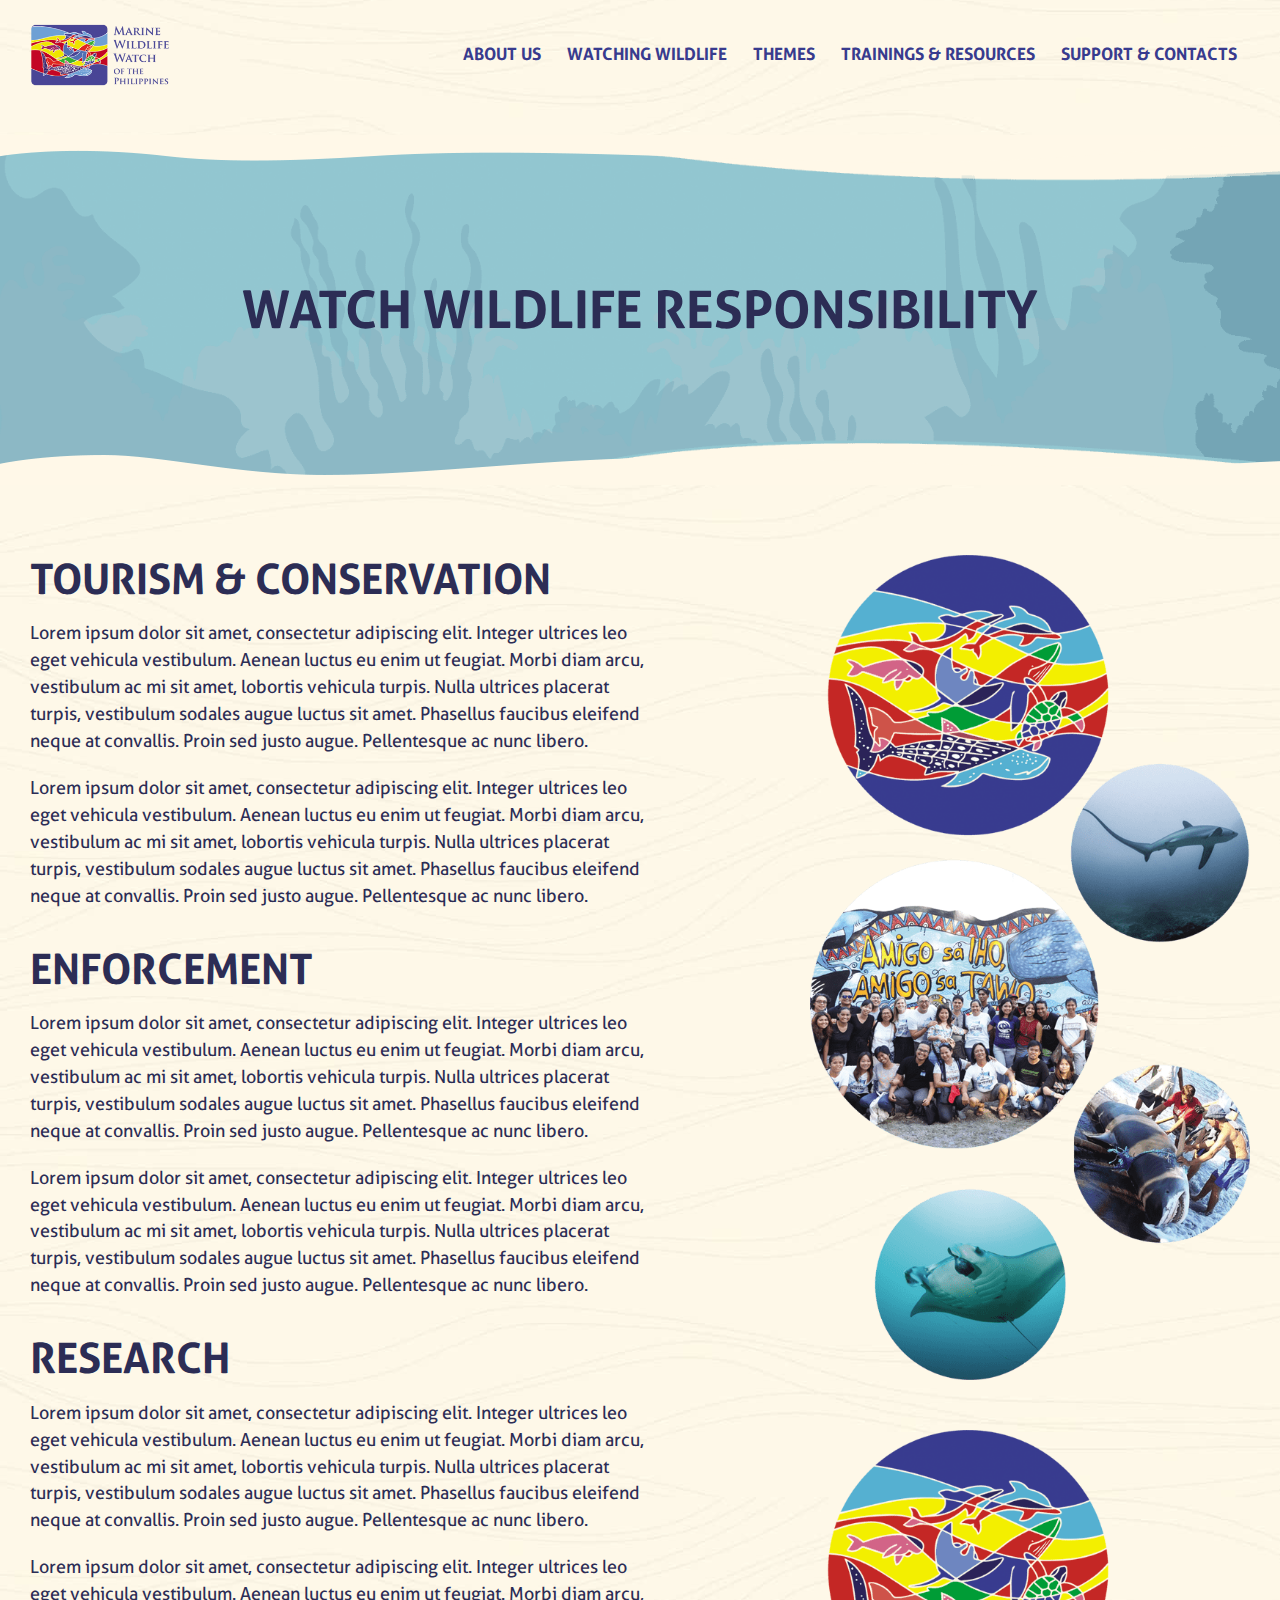
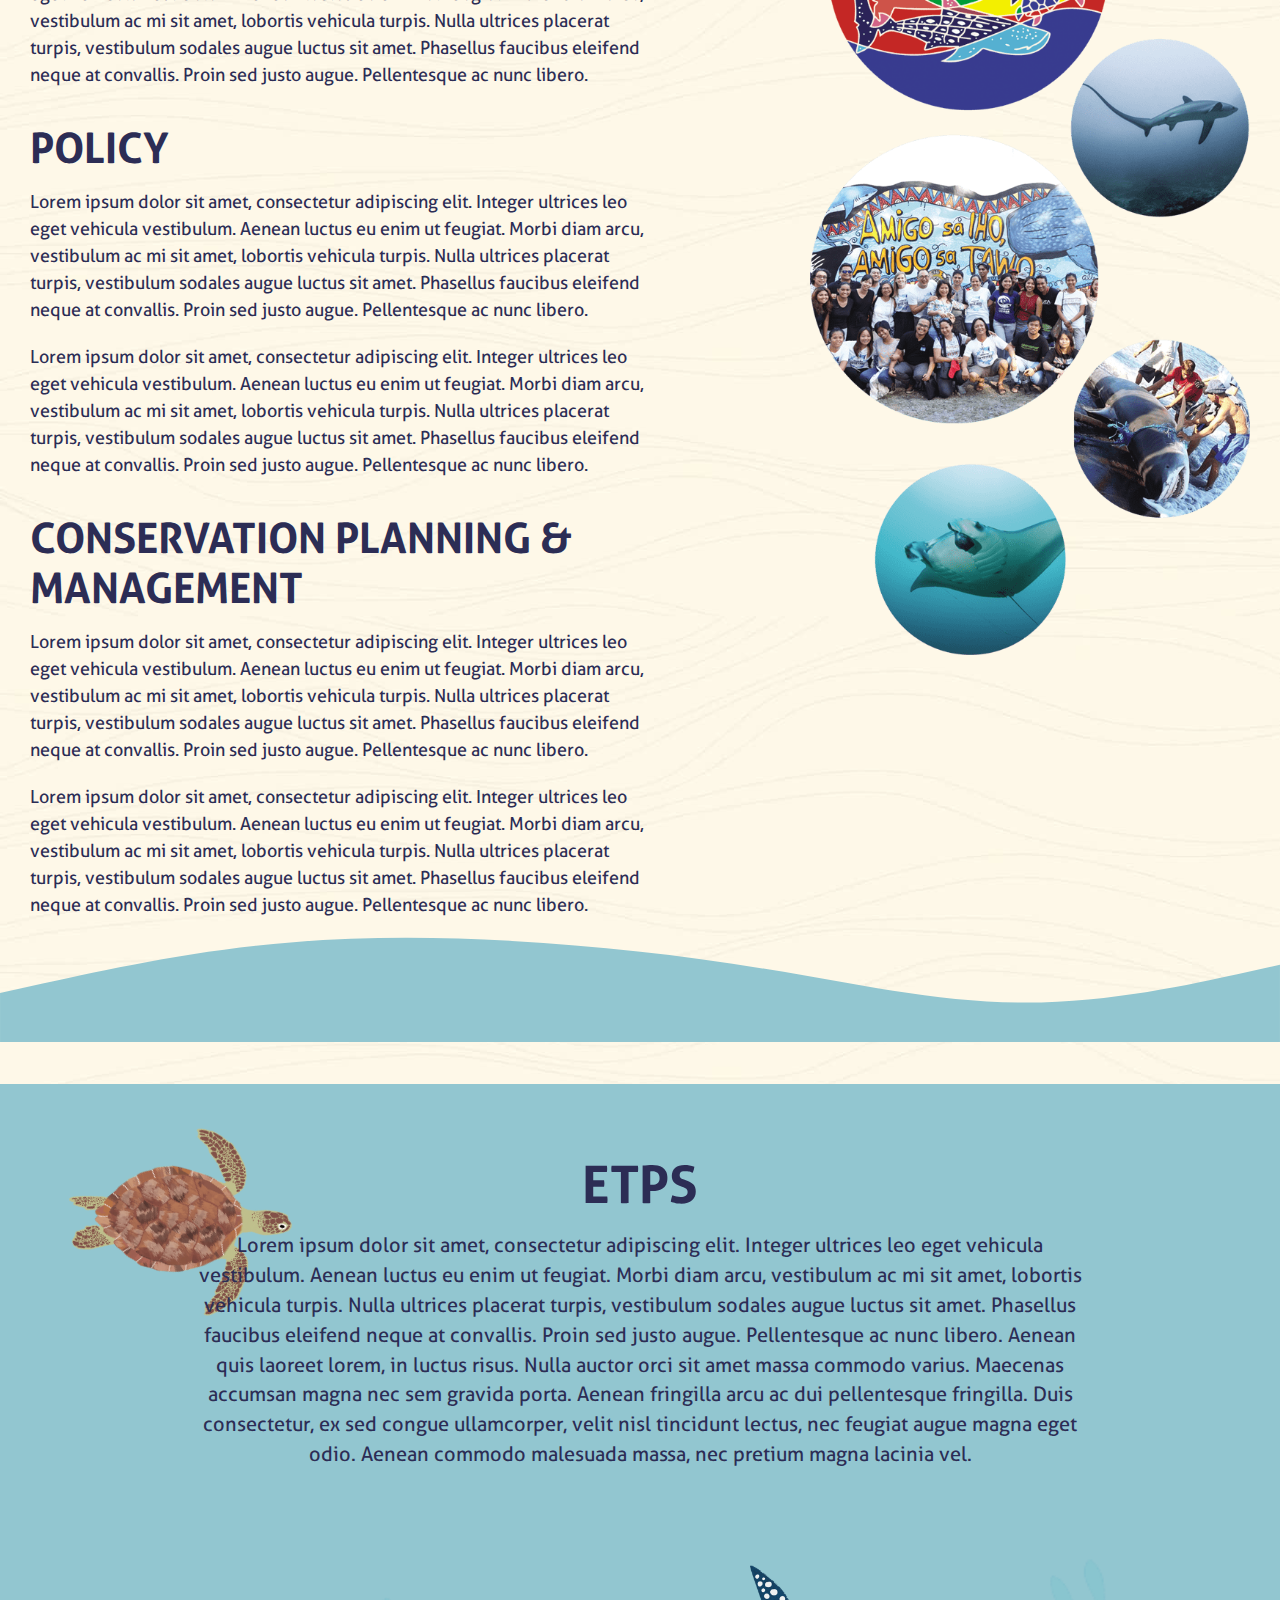
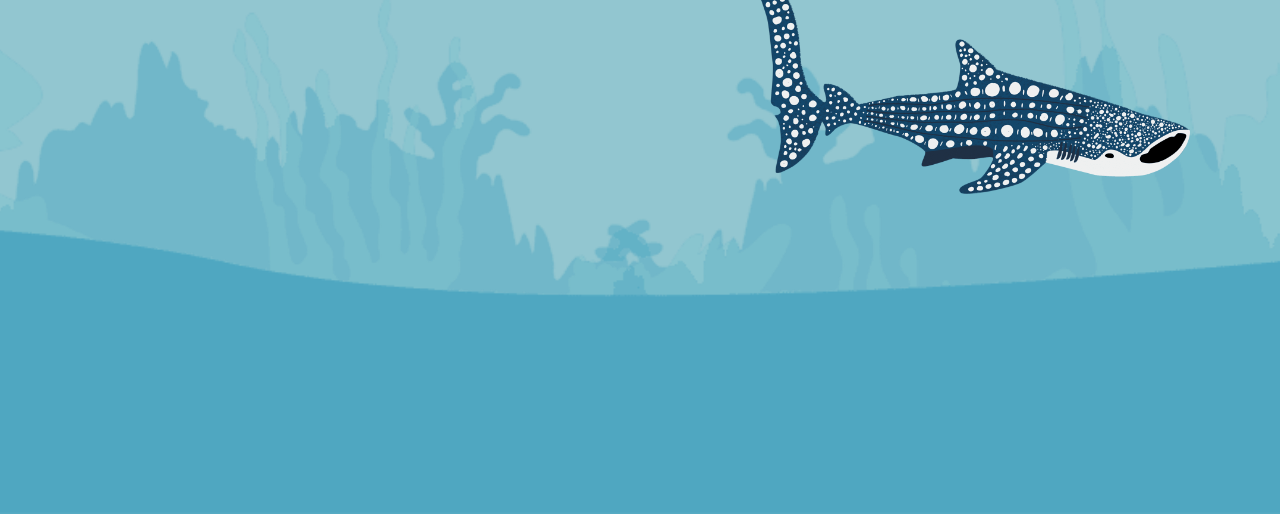
<file: themes.html>
<!DOCTYPE html>
<html lang="en">
<head>
  <meta charset="UTF-8">
  <!-- Mobile -->
  <meta name="viewport" content="width=device-width, minimum-scale=1, maximum-scale=1, user-scalable=no, minimal-ui">
  <meta name="mobile-web-app-capable" content="yes">
  <meta name="apple-mobile-web-app-capable" content="yes">
  <meta name="apple-mobile-web-app-status-bar-style" content="black-translucent">

  <title>Marine Wildlife Watch - Philippines</title>

  <link rel="stylesheet" href="./assets/css/reset.css">
  <link rel="stylesheet" href="./assets/css/main.css">
  <link rel="stylesheet" href="./assets/css/slick/slick.css">
  <link rel="stylesheet" href="./assets/css/slick/slick-theme.css">

  <link rel="stylesheet" href="./assets/css/jquery-ui.css">

  <link rel="icon" type="image/png" sizes="32x32" href="./assets/images//favicon-32x32.png">
  <link rel="icon" type="image/png" sizes="96x96" href="./assets/images//favicon-96x96.png">
  <link rel="icon" type="image/png" sizes="16x16" href="./assets/images//favicon-16x16.png">
  
  <!-- Local Font -->
  <link rel="stylesheet" href="./assets/css/font.css">
</head>
<body>

  <div id="app">

    <div class="main_nav">
      <div class="container">

        <a href="index.html" class="logo">
          <img src="./assets/images/logos.png" alt="Logo">
        </a>
        
        <nav id="nav">
          <ul>
            <li><a href="about-us.html">about us</a></li>
            <li><a href="#">watching wildlife</a>
              <ul class="dropdown">
                <li><a href="about-dugong.html">Learn More About Dugong</a></li>
                <li><a href="about-marine-mammals.html">Learn More Marine Mammals</a></li>
                <li><a href="about-sharks-and-rays.html">Learn More About Sharks &amp; Rays</a></li>
                <li><a href="about-turtles.html">Learn More About Turtles</a></li>
              </ul>
            </li>
            <li><a href="themes.html">themes</a></li>
            <li><a href="training-and-resources.html">trainings &amp; resources</a></li>
            <li><a href="support-and-contact.html">support &amp; contacts</a></li>
          </ul>
        </nav>

        <button type="button" id="toggle_menu">MENU</button>

      </div>
    </div>

    <section class="padding_top_25">
      <div class="header-wave">
        <div class="wave1"></div>
        <h2>WATCH WILDLIFE RESPONSIBILITY</h2>
        <div class="wave2"></div>
      </div>

      <div class="container">
        <div class="marine-wildlife-watch-about">
          <div class="about-us-detail">
            <div class="about-us-wrapper">
              <h3>tourism &amp; conservation</h3>
              <p>Lorem ipsum dolor sit amet, consectetur adipiscing elit. Integer ultrices leo eget vehicula vestibulum. Aenean luctus eu enim ut feugiat. Morbi diam arcu, vestibulum ac mi sit amet, lobortis vehicula turpis. Nulla ultrices placerat turpis, vestibulum sodales augue luctus sit amet. Phasellus faucibus eleifend neque at convallis. Proin sed justo augue. Pellentesque ac nunc libero.</p>
              <p>Lorem ipsum dolor sit amet, consectetur adipiscing elit. Integer ultrices leo eget vehicula vestibulum. Aenean luctus eu enim ut feugiat. Morbi diam arcu, vestibulum ac mi sit amet, lobortis vehicula turpis. Nulla ultrices placerat turpis, vestibulum sodales augue luctus sit amet. Phasellus faucibus eleifend neque at convallis. Proin sed justo augue. Pellentesque ac nunc libero.</p>
            </div>

            <div class="about-us-wrapper">
              <h3>Enforcement</h3>
              <p>Lorem ipsum dolor sit amet, consectetur adipiscing elit. Integer ultrices leo eget vehicula vestibulum. Aenean luctus eu enim ut feugiat. Morbi diam arcu, vestibulum ac mi sit amet, lobortis vehicula turpis. Nulla ultrices placerat turpis, vestibulum sodales augue luctus sit amet. Phasellus faucibus eleifend neque at convallis. Proin sed justo augue. Pellentesque ac nunc libero.</p>
              <p>Lorem ipsum dolor sit amet, consectetur adipiscing elit. Integer ultrices leo eget vehicula vestibulum. Aenean luctus eu enim ut feugiat. Morbi diam arcu, vestibulum ac mi sit amet, lobortis vehicula turpis. Nulla ultrices placerat turpis, vestibulum sodales augue luctus sit amet. Phasellus faucibus eleifend neque at convallis. Proin sed justo augue. Pellentesque ac nunc libero.</p>
            </div>

            <div class="about-us-wrapper">
              <h3>Research</h3>
              <p>Lorem ipsum dolor sit amet, consectetur adipiscing elit. Integer ultrices leo eget vehicula vestibulum. Aenean luctus eu enim ut feugiat. Morbi diam arcu, vestibulum ac mi sit amet, lobortis vehicula turpis. Nulla ultrices placerat turpis, vestibulum sodales augue luctus sit amet. Phasellus faucibus eleifend neque at convallis. Proin sed justo augue. Pellentesque ac nunc libero.</p>
              <p>Lorem ipsum dolor sit amet, consectetur adipiscing elit. Integer ultrices leo eget vehicula vestibulum. Aenean luctus eu enim ut feugiat. Morbi diam arcu, vestibulum ac mi sit amet, lobortis vehicula turpis. Nulla ultrices placerat turpis, vestibulum sodales augue luctus sit amet. Phasellus faucibus eleifend neque at convallis. Proin sed justo augue. Pellentesque ac nunc libero.</p>
            </div>

            <div class="about-us-wrapper">
              <h3>Policy</h3>
              <p>Lorem ipsum dolor sit amet, consectetur adipiscing elit. Integer ultrices leo eget vehicula vestibulum. Aenean luctus eu enim ut feugiat. Morbi diam arcu, vestibulum ac mi sit amet, lobortis vehicula turpis. Nulla ultrices placerat turpis, vestibulum sodales augue luctus sit amet. Phasellus faucibus eleifend neque at convallis. Proin sed justo augue. Pellentesque ac nunc libero.</p>
              <p>Lorem ipsum dolor sit amet, consectetur adipiscing elit. Integer ultrices leo eget vehicula vestibulum. Aenean luctus eu enim ut feugiat. Morbi diam arcu, vestibulum ac mi sit amet, lobortis vehicula turpis. Nulla ultrices placerat turpis, vestibulum sodales augue luctus sit amet. Phasellus faucibus eleifend neque at convallis. Proin sed justo augue. Pellentesque ac nunc libero.</p>
            </div>

            <div class="about-us-wrapper">
              <h3>Conservation Planning &amp; Management</h3>
              <p>Lorem ipsum dolor sit amet, consectetur adipiscing elit. Integer ultrices leo eget vehicula vestibulum. Aenean luctus eu enim ut feugiat. Morbi diam arcu, vestibulum ac mi sit amet, lobortis vehicula turpis. Nulla ultrices placerat turpis, vestibulum sodales augue luctus sit amet. Phasellus faucibus eleifend neque at convallis. Proin sed justo augue. Pellentesque ac nunc libero.</p>
              <p>Lorem ipsum dolor sit amet, consectetur adipiscing elit. Integer ultrices leo eget vehicula vestibulum. Aenean luctus eu enim ut feugiat. Morbi diam arcu, vestibulum ac mi sit amet, lobortis vehicula turpis. Nulla ultrices placerat turpis, vestibulum sodales augue luctus sit amet. Phasellus faucibus eleifend neque at convallis. Proin sed justo augue. Pellentesque ac nunc libero.</p>
            </div>
          </div>

          <div class="about-us-img">
            <img src="./assets/images/about-img-1.png" alt="Logo">

            <img src="./assets/images/about-img-1.png" alt="Logo">
          </div>
        </div>
      </div>
    </section>

    

    <section class="etps etps-new">

      <svg class="top-wave" xmlns="http://www.w3.org/2000/svg" viewBox="0 0 1440 280"><path fill="#92c6d0" fill-opacity="1" d="M0,224L48,213.3C96,203,192,181,288,170.7C384,160,480,160,576,165.3C672,171,768,181,864,197.3C960,213,1056,235,1152,234.7C1248,235,1344,213,1392,202.7L1440,192L1440,280L1392,280C1344,280,1248,280,1152,280C1056,280,960,280,864,280C768,280,672,280,576,280C480,280,384,280,288,280C192,280,96,280,48,280L0,280Z"></path></svg>
      
      <img class="float-fish float-fish-1" src="./assets/images/landing_page/4_turtle.png" alt="Marine Turle">
      <div class="container">
        <h2>ETP<small>s</small></h2>
        <P>Lorem ipsum dolor sit amet, consectetur adipiscing elit. Integer ultrices leo eget vehicula vestibulum. Aenean luctus eu enim ut feugiat. Morbi diam arcu, vestibulum ac mi sit amet, lobortis vehicula turpis. Nulla ultrices placerat turpis, vestibulum sodales augue luctus sit amet. Phasellus faucibus eleifend neque at convallis. Proin sed justo augue. Pellentesque ac nunc libero. Aenean quis laoreet lorem, in luctus risus. Nulla auctor orci sit amet massa commodo varius. Maecenas accumsan magna nec sem gravida porta. Aenean fringilla arcu ac dui pellentesque fringilla. Duis consectetur, ex sed congue ullamcorper, velit nisl tincidunt lectus, nec feugiat augue magna eget odio. Aenean commodo malesuada massa, nec pretium magna lacinia vel.</P>
      </div>
      <img class="float-fish float-fish-2" src="./assets/images/landing_page/3_sharks2.png" alt="Rays">
    </section>

  </div> <!-- #app -->
  
  <script src="./assets/js/jquery-3.4.1.min.js"></script>
  <script src="./assets/js/jquery-ui.js"></script>
  <script src="./assets/js/smoothScroll.js"></script>
  <script src="./assets/js/slick.min.js"></script>
  <script src="./assets/js/scrollspy.js"></script>
  <script src="./assets/js/scripts.js"></script>

  <script>
    
  </script>
</body>
</html>
</file>
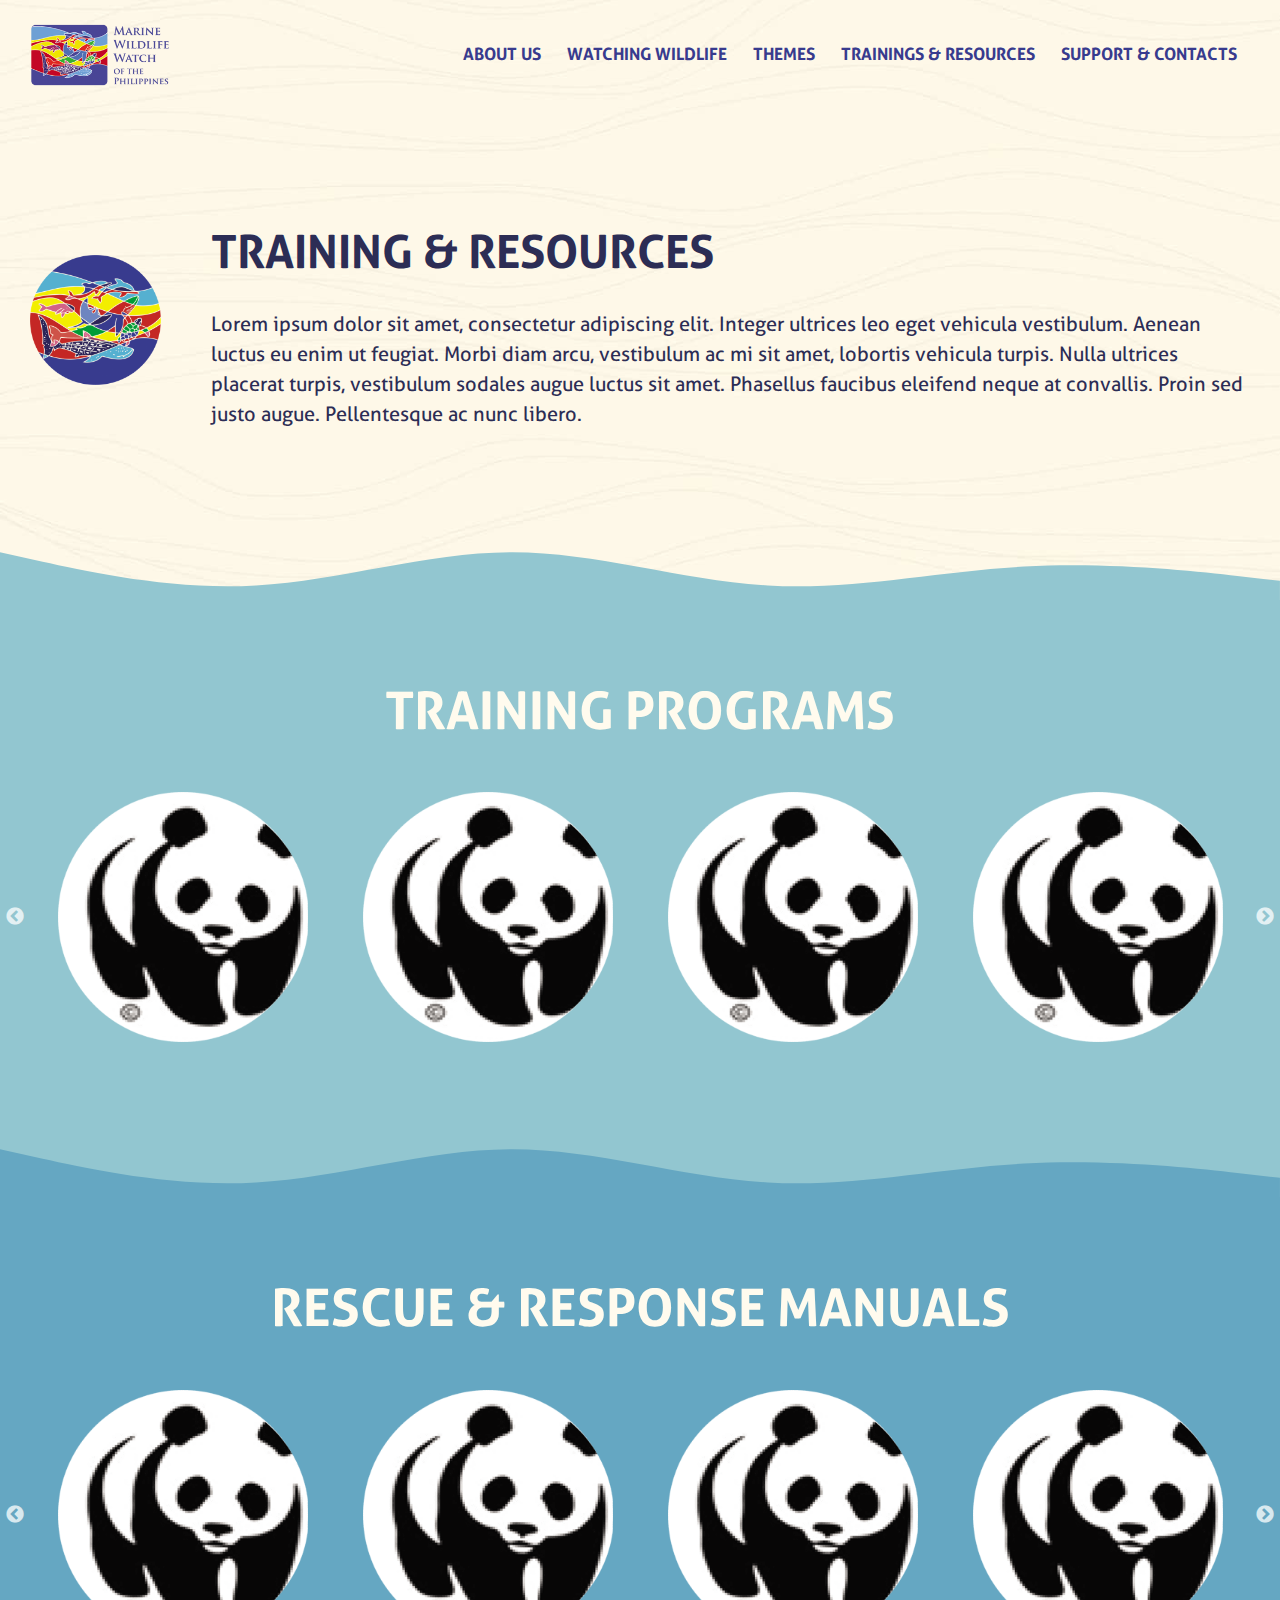
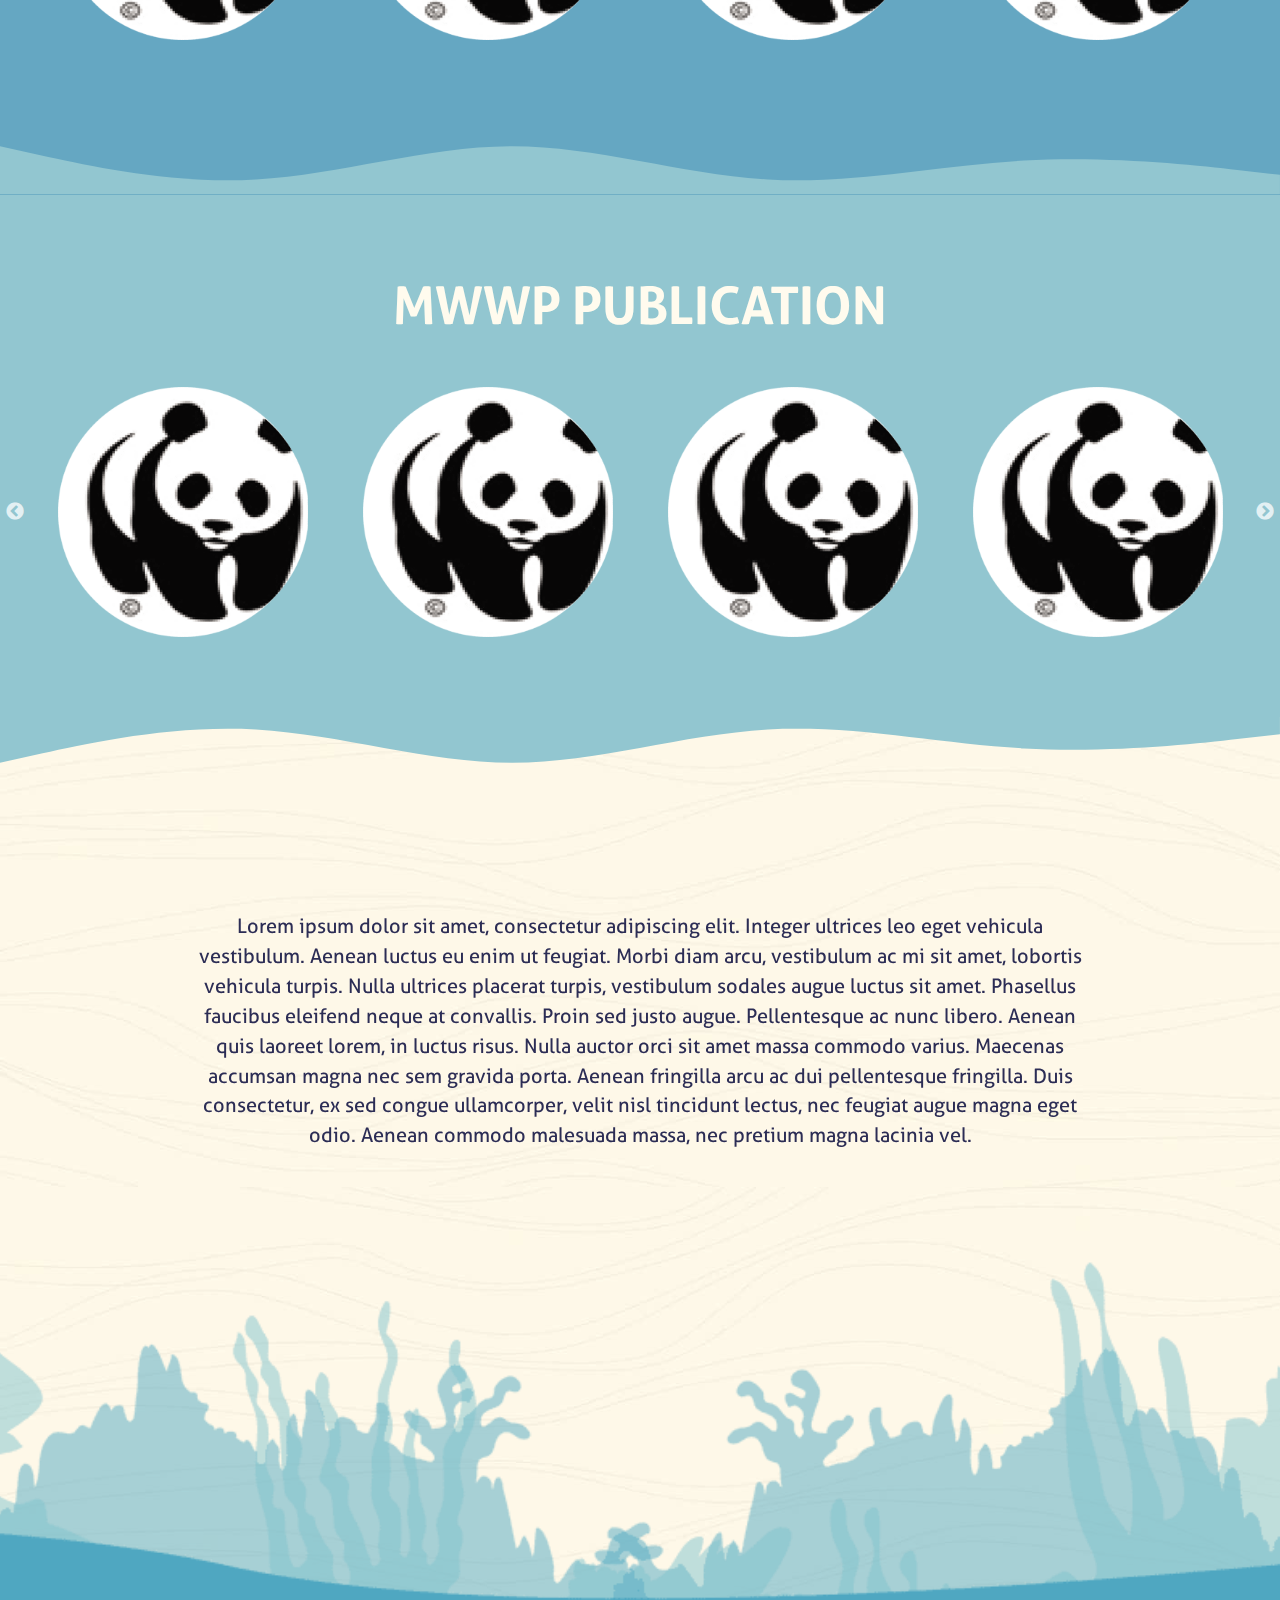
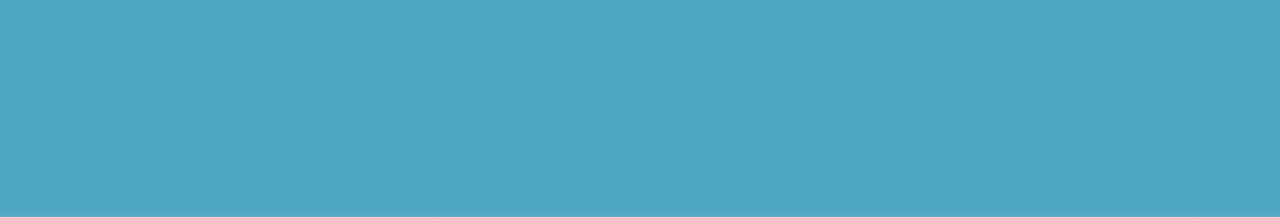
<file: training-and-resources.html>
<!DOCTYPE html>
<html lang="en">
<head>
  <meta charset="UTF-8">
  <!-- Mobile -->
  <meta name="viewport" content="width=device-width, minimum-scale=1, maximum-scale=1, user-scalable=no, minimal-ui">
  <meta name="mobile-web-app-capable" content="yes">
  <meta name="apple-mobile-web-app-capable" content="yes">
  <meta name="apple-mobile-web-app-status-bar-style" content="black-translucent">

  <title>Marine Wildlife Watch - Philippines</title>

  <link rel="stylesheet" href="./assets/css/reset.css">
  <link rel="stylesheet" href="./assets/css/main.css">
  <link rel="stylesheet" href="./assets/css/slick/slick.css">
  <link rel="stylesheet" href="./assets/css/slick/slick-theme.css">

  <link rel="stylesheet" href="./assets/css/jquery-ui.css">

  <link rel="icon" type="image/png" sizes="32x32" href="./assets/images//favicon-32x32.png">
  <link rel="icon" type="image/png" sizes="96x96" href="./assets/images//favicon-96x96.png">
  <link rel="icon" type="image/png" sizes="16x16" href="./assets/images//favicon-16x16.png">
  
  <!-- Local Font -->
  <link rel="stylesheet" href="./assets/css/font.css">
</head>
<body>

  <div id="app">

    <div class="main_nav">
      <div class="container">

        <a href="index.html" class="logo">
          <img src="./assets/images/logos.png" alt="Logo">
        </a>
        
        <nav id="nav">
          <ul>
            <li><a href="about-us.html">about us</a></li>
            <li><a href="#">watching wildlife</a>
              <ul class="dropdown">
                <li><a href="about-dugong.html">Learn More About Dugong</a></li>
                <li><a href="about-marine-mammals.html">Learn More Marine Mammals</a></li>
                <li><a href="about-sharks-and-rays.html">Learn More About Sharks &amp; Rays</a></li>
                <li><a href="about-turtles.html">Learn More About Turtles</a></li>
              </ul>
            </li>
            <li><a href="themes.html">themes</a></li>
            <li><a href="training-and-resources.html">trainings &amp; resources</a></li>
            <li><a href="support-and-contact.html">support &amp; contacts</a></li>
          </ul>
        </nav>

        <button type="button" id="toggle_menu">MENU</button>

      </div>
    </div>

    <section class="padding_top_100 padding_bottom_100">
      <div class="container">
        <div class="training-and-resource-header">
          <div class="training-and-resource-img">
            <img src="./assets/images/fish-logo.png" alt="Logo">
          </div>
          <div class="training-and-resource-detail">
            <h2>Training &amp; Resources</h2>
            <p>Lorem ipsum dolor sit amet, consectetur adipiscing elit. Integer ultrices leo eget vehicula vestibulum. Aenean luctus eu enim ut feugiat. Morbi diam arcu, vestibulum ac mi sit amet, lobortis vehicula turpis. Nulla ultrices placerat turpis, vestibulum sodales augue luctus sit amet. Phasellus faucibus eleifend neque at convallis. Proin sed justo augue. Pellentesque ac nunc libero.</p>
          </div>
        </div>
      </div>
    </section>


    <section class="padding_bottom_0">
      <div class="wave-container wave-container-blue">
        <div class="wave-1">
          <svg xmlns="http://www.w3.org/2000/svg" viewBox="0 0 1440 150">
            <path fill="#92c6d0" fill-opacity="1" d="M0,96L48,106.7C96,117,192,139,288,133.3C384,128,480,96,576,96C672,96,768,128,864,133.3C960,139,1056,117,1152,112C1248,107,1344,117,1392,122.7L1440,128L1440,150L1392,150C1344,150,1248,150,1152,150C1056,150,960,150,864,150C768,150,672,150,576,150C480,150,384,150,288,150C192,150,96,150,48,150L0,150Z"></path>
          </svg>
        </div>

        <div class="container">
          <div class="multiple-slider-details">
            <h2>Training Programs</h2>
            <div class="multiple-items">
              <div class="slider-item">
                <img src="./assets/images/about/panda.png" alt="Avatar">
              </div>
              <div class="slider-item">
                <img src="./assets/images/about/panda.png" alt="Avatar">
              </div>
              <div class="slider-item">
                <img src="./assets/images/about/panda.png" alt="Avatar">
              </div>
              <div class="slider-item">
                <img src="./assets/images/about/panda.png" alt="Avatar">
              </div>
              <div class="slider-item">
                <img src="./assets/images/about/panda.png" alt="Avatar">
              </div>
              <div class="slider-item">
                <img src="./assets/images/about/panda.png" alt="Avatar">
              </div>
              <div class="slider-item">
                <img src="./assets/images/about/panda.png" alt="Avatar">
              </div>
              <div class="slider-item">
                <img src="./assets/images/about/panda.png" alt="Avatar">
              </div>
            </div>
            
          </div>
        </div>
      </div>
    </section>

    <section class="padding_top_0 padding_bottom_0">
      <div class="wave-container wave-container-darkblue">
        <div class="wave-2">
          <svg xmlns="http://www.w3.org/2000/svg" viewBox="0 0 1440 150">
            <path fill="#92c6d0" fill-opacity="1" d="M0,96L48,106.7C96,117,192,139,288,133.3C384,128,480,96,576,96C672,96,768,128,864,133.3C960,139,1056,117,1152,112C1248,107,1344,117,1392,122.7L1440,128L1440,150L1392,150C1344,150,1248,150,1152,150C1056,150,960,150,864,150C768,150,672,150,576,150C480,150,384,150,288,150C192,150,96,150,48,150L0,150Z"></path>
          </svg>
        </div>

        <div class="container">
          <div class="multiple-slider-details">
            <h2>Rescue &amp; Response Manuals</h2>
            <div class="multiple-items">
              <div class="slider-item">
                <img src="./assets/images/about/panda.png" alt="Avatar">
              </div>
              <div class="slider-item">
                <img src="./assets/images/about/panda.png" alt="Avatar">
              </div>
              <div class="slider-item">
                <img src="./assets/images/about/panda.png" alt="Avatar">
              </div>
              <div class="slider-item">
                <img src="./assets/images/about/panda.png" alt="Avatar">
              </div>
              <div class="slider-item">
                <img src="./assets/images/about/panda.png" alt="Avatar">
              </div>
              <div class="slider-item">
                <img src="./assets/images/about/panda.png" alt="Avatar">
              </div>
              <div class="slider-item">
                <img src="./assets/images/about/panda.png" alt="Avatar">
              </div>
              <div class="slider-item">
                <img src="./assets/images/about/panda.png" alt="Avatar">
              </div>
            </div>
            
          </div>
        </div>
      </div>
    </section>

    <section class="current-project padding_top_0">
      <div class="wave-container wave-container-blue">
        <div class="wave-1">
          <svg xmlns="http://www.w3.org/2000/svg" viewBox="0 0 1440 150">
            <path fill="#92c6d0" fill-opacity="1" d="M0,96L48,106.7C96,117,192,139,288,133.3C384,128,480,96,576,96C672,96,768,128,864,133.3C960,139,1056,117,1152,112C1248,107,1344,117,1392,122.7L1440,128L1440,150L1392,150C1344,150,1248,150,1152,150C1056,150,960,150,864,150C768,150,672,150,576,150C480,150,384,150,288,150C192,150,96,150,48,150L0,150Z"></path>
          </svg>
        </div>

        <div class="container">
          <div class="multiple-slider-details">
            <h2>Mwwp publication</h2>
            <div class="multiple-items">
              <div class="slider-item">
                <img src="./assets/images/about/panda.png" alt="Avatar">
              </div>
              <div class="slider-item">
                <img src="./assets/images/about/panda.png" alt="Avatar">
              </div>
              <div class="slider-item">
                <img src="./assets/images/about/panda.png" alt="Avatar">
              </div>
              <div class="slider-item">
                <img src="./assets/images/about/panda.png" alt="Avatar">
              </div>
              <div class="slider-item">
                <img src="./assets/images/about/panda.png" alt="Avatar">
              </div>
              <div class="slider-item">
                <img src="./assets/images/about/panda.png" alt="Avatar">
              </div>
              <div class="slider-item">
                <img src="./assets/images/about/panda.png" alt="Avatar">
              </div>
              <div class="slider-item">
                <img src="./assets/images/about/panda.png" alt="Avatar">
              </div>
            </div>
            
          </div>
        </div>

        <div class="wave-3">
          <svg xmlns="http://www.w3.org/2000/svg" viewBox="0 0 1440 150">
            <path fill="#92c6d0" fill-opacity="1" d="M0,96L48,106.7C96,117,192,139,288,133.3C384,128,480,96,576,96C672,96,768,128,864,133.3C960,139,1056,117,1152,112C1248,107,1344,117,1392,122.7L1440,128L1440,150L1392,150C1344,150,1248,150,1152,150C1056,150,960,150,864,150C768,150,672,150,576,150C480,150,384,150,288,150C192,150,96,150,48,150L0,150Z"></path>
          </svg>
        </div>
      </div>
    </section>

    

    <section class="etps">
      <div class="container">
        <P class="padding_top_55">Lorem ipsum dolor sit amet, consectetur adipiscing elit. Integer ultrices leo eget vehicula vestibulum. Aenean luctus eu enim ut feugiat. Morbi diam arcu, vestibulum ac mi sit amet, lobortis vehicula turpis. Nulla ultrices placerat turpis, vestibulum sodales augue luctus sit amet. Phasellus faucibus eleifend neque at convallis. Proin sed justo augue. Pellentesque ac nunc libero. Aenean quis laoreet lorem, in luctus risus. Nulla auctor orci sit amet massa commodo varius. Maecenas accumsan magna nec sem gravida porta. Aenean fringilla arcu ac dui pellentesque fringilla. Duis consectetur, ex sed congue ullamcorper, velit nisl tincidunt lectus, nec feugiat augue magna eget odio. Aenean commodo malesuada massa, nec pretium magna lacinia vel.</P>
      </div>
    </section>

  </div> <!-- #app -->
  
  <script src="./assets/js/jquery-3.4.1.min.js"></script>
  <script src="./assets/js/jquery-ui.js"></script>
  <script src="./assets/js/smoothScroll.js"></script>
  <script src="./assets/js/slick.min.js"></script>
  <script src="./assets/js/scrollspy.js"></script>
  <script src="./assets/js/scripts.js"></script>

  <script>
    
  </script>
</body>
</html>
</file>
<file: assets/css/main.css>
body{font-weight:500;font-size:20px;line-height:1.25em;color:#437580;overflow-x:hidden;scroll-behavior:smooth;font-family:'Conv_Aller_Std_Rg';background-color:#fff8e8;background-image:url(../../assets/images/bg.jpg);background-repeat:repeat-y;background-size:contain;background-position:center;color:#2c2d55}*{box-sizing:border-box}h1{font-size:67px;font-family:'Conv_Tahu!', Sans-Serif;color:#383b8e;line-height:1.4955em}h2{font-size:52px;text-transform:uppercase;color:#2c2d55;line-height:1.2em;font-family:'Conv_aller_Bold'}h3{font-size:42px;text-transform:uppercase;color:#2c2d55;line-height:1.2em;font-family:'Conv_aller_Bold'}h5{font-size:20px;line-height:1.4955em;font-weight:800;color:#383b8e;margin-bottom:12px}strong,b{font-weight:800;color:#383b8e}p{font-family:'Conv_Aller_Std_Rg';color:#2c2d55;font-size:20px;line-height:1.4955em;margin-bottom:20px}p:last-child{margin-bottom:0}ul li{font-size:20px;line-height:1.4955em;margin-bottom:13px}ul li:last-child{margin-bottom:0}a{text-decoration:none}.text__center{text-align:center !important}.container{max-width:1320px;margin:auto;display:flex;flex-direction:column;padding:0 30px;position:relative}.grid-wrapper{display:grid;grid-template-columns:repeat(3, 1fr);gap:40px}img{max-width:100%;height:auto;display:block}::selection{background:rgba(240,78,54,0.2)}::-moz-selection{background:rgba(240,78,54,0.2)}.btn{font-family:'Conv_aller_Bold';font-size:0.875rem;border:none;padding:.375rem 1.25rem;height:38px;line-height:1.5;display:inline-flex;align-items:center;justify-content:center;white-space:nowrap;vertical-align:middle;-webkit-user-select:none;-moz-user-select:none;-ms-user-select:none;user-select:none;cursor:pointer;color:#fff;text-transform:uppercase;position:relative;-moz-transition:all ease-in-out 180ms;-o-transition:all ease-in-out 180ms;-webkit-transition:all ease-in-out 180ms;transition:all ease-in-out 180ms;position:relative;background-color:#4a4696;color:#ffffff;width:100%;font-weight:800;font-size:18px;max-width:200px;border-radius:9px}.btn.btn__block{width:100%;min-width:auto;max-width:100% !important}section{padding:70px 0;position:relative}.padding_bottom_0{padding-bottom:0 !important}.padding_top_0{padding-top:0 !important}.margin_bottom_0{margin-bottom:0 !important}.margin_top_0{margin-top:0 !important}.padding_top_25{padding-top:25px}.padding_top_35{padding-top:35px}.padding_top_45{padding-top:45px}.padding_top_55{padding-top:55px}.padding_top_100{padding-top:100px}.padding_bottom_100{padding-bottom:100px}.section__blue{background-color:#383b8e;background:transparent linear-gradient(84deg, var(--unnamed-color-060c31) 0%, #0B1143 100%) 0% 0% no-repeat padding-box;background:transparent linear-gradient(84deg, #060C31 0%, #0B1143 100%) 0% 0% no-repeat padding-box}.section__blue h1,.section__blue h2,.section__blue h3,.section__blue h4,.section__blue h5{color:#fff}.section__blue p{color:#ffffff;margin-bottom:2.1rem}.section__blue p:last-child{margin-bottom:0}.grid_wrapper__2{display:grid;grid-template-columns:repeat(2, 1fr)}.grid_wrapper__3{display:grid;grid-template-columns:repeat(3, 1fr);gap:13px}.grid_wrapper__4{display:grid;grid-template-columns:repeat(4, 1fr)}.grid_wrapper__5{display:grid;grid-template-columns:repeat(5, 1fr)}.grid_wrapper__6{display:grid;grid-template-columns:repeat(6, 1fr)}.lg__padding{padding:90px 0}.border_radius_item{border:3px solid #383b8e;border-radius:10px;padding:10px}table{width:100%;margin:1.8rem 0}table,th,td{border:2px solid #383b8e;border-collapse:collapse;vertical-align:middle}th,td{padding:14px 15px;text-align:left;font-size:20px;line-height:1.32em}td img{min-width:35px;max-width:35px}tr:first-child td{white-space:nowrap}.marine-wildlife-watch-about{display:flex;padding-top:70px}.marine-wildlife-watch-about .about-us-detail{max-width:620px}.marine-wildlife-watch-about .about-us-detail p{font-size:23px}.marine-wildlife-watch-about .about-us-img{margin-left:auto}.marine-wildlife-watch-about .about-us-img img{max-width:440px;margin-bottom:50px}.marine-wildlife-watch-about .about-us-img img:last-child{margin-bottom:0}.header-wave{background-color:#fff8e8;background-image:url(../../assets/images/about-img-2.png);background-repeat:repeat-x;background-size:cover;background-position:center;height:350px;display:flex;align-items:center;justify-content:center;text-align:center;position:relative}.wave1,.wave2{height:30px;position:absolute;width:100%;z-index:12;left:0}.wave1{top:0}.wave2{bottom:0}.wave1,.wave2{-webkit-animation:wave-animation1 6.3s infinite linear;-moz-animation:wave-animation1 6.3s infinite linear;-o-animation:wave-animation1 6.3s infinite linear;animation:wave-animation1 6.3s infinite linear}@-webkit-keyframes wave-animation1{0%{background-position:0 0}100%{background-position:1601px 0}}@-moz-keyframes wave-animation1{0%{background-position:0 0}100%{background-position:1601px 0}}@-o-keyframes wave-animation1{0%{background-position:0 0}100%{background-position:1601px 0}}@keyframes wave-animation1{0%{background-position:0 0}100%{background-position:1601px 0}}.wave1{background:url(../../assets/images/wave1.png) 0 0 repeat-x}.wave2{background:url(../../assets/images/wave.png) 0 0 repeat-x}.our-team-detail{display:flex;align-items:center;justify-content:space-between;width:100%}.our-team-detail .img-item img{max-width:280px;margin:auto}.our-team-detail .img-item .big-img{max-width:380px}.our-team-detail .img-item figure{margin-bottom:30px}.our-team-detail .img-item figcaption{padding-top:10px;text-align:center}.our-team-detail .img-item figcaption span{text-transform:uppercase;display:block;font-family:'Conv_aller_Bold'}.wave-1,.wave-2,.wave-3{overflow:hidden;height:76px;position:relative}.wave-1 svg,.wave-2 svg,.wave-3 svg{position:absolute;bottom:0}.wave-1 svg path,.wave-2 svg path,.wave-3 svg path{fill:#65a7c2}.wave-1 svg path,.wave-3 svg path{fill:#92c6d0}.wave-container-blue{background-color:#92c6d0;padding:80px 0 155px 0}.wave-container-blue p{color:#2c2d55}.current-project .wave-container-blue{padding-bottom:80px}.wave-container-darkblue{background-color:#65a7c2;padding:80px 0 155px 0}.wave-container-darkblue p{color:#2c2d55}.wave-details-left img{max-width:180px}.wave-container{position:relative}.wave-container .wave-1,.wave-container .wave-2,.wave-container .wave-3{position:absolute;top:-76px;left:0;width:100%}.wave-container .wave-3{top:auto;transform:rotateX(180deg);bottom:-74px}.wave-container .container{flex-direction:inherit;align-items:center}.wave-container .wave-details-right h2{margin-bottom:10px}.wave-container .wave-details-left{width:220px}.wave-container .wave-details-left .slick-slide img{margin:auto}.wave-container .wave-details-left .slick-slide span{display:block;text-align:center;margin-top:15px}.wave-container .wave-details-right{padding-left:90px}.multiple-slider-details{width:100%}.etps{height:1030px;background-image:url(../../assets/images/about/FOOTER-BG-01.png);background-repeat:no-repeat;background-size:cover;background-position:center bottom;text-align:center}.etps .container{max-width:970px}.etps h2{margin-bottom:15px}.etps.support-and-contact-etps{height:1200px}.etps-new{background-color:#92c6d0;margin-top:60px}.etps-new svg.top-wave{width:100%;position:absolute;left:0;top:-290px;z-index:-1}.etps-new .float-fish{position:absolute}.etps-new .float-fish-1{max-width:180px;transform:rotate(54deg);top:50px;left:90px}.etps-new .float-fish-2{max-width:440px;bottom:320px;right:90px}.about-us-detail h3{margin-bottom:15px}.about-us-detail .about-us-wrapper{margin-bottom:35px}.about-us-detail .about-us-wrapper p{font-size:18px}.training-and-resource-header{display:flex;align-content:space-between;justify-content:center;align-items:center}.training-and-resource-header .training-and-resource-img{max-width:220px}.training-and-resource-header .training-and-resource-detail{padding-left:50px}.multiple-slider-details{text-align:center}.multiple-slider-details h2{color:#fffbee;margin-bottom:50px}.multiple-slider-details .multiple-items .slider-item{padding:0 20px}.multiple-slider-details img{max-width:250px;margin:auto}#toggle_menu{display:none}.training-and-resource-detail h2{font-size:46px;margin-bottom:15px;padding:15px 0}.training-and-resource-detail h5{text-transform:uppercase;font-family:'Conv_aller_Bold';font-size:22px;margin-bottom:5px}.support-and-contact-header{max-width:780px}.support-and-contact-header img{max-width:220px}.support-and-contact-header .btn{margin-bottom:25px}.donate-details{margin:20px 0}.donate-details p{margin-bottom:5px}.contact-details{text-align:left}.contact-details .registrations{display:flex;justify-content:space-between;max-width:600px;margin:15px 0 40px 0}.contact-details .registrations img{max-width:165px}.contact-details p{margin-bottom:0}.contact-details h5{font-size:22px;text-transform:uppercase;font-family:'Conv_aller_Bold';margin-top:10px;margin-bottom:0}.about-us-detail .project-details p{font-size:22px}.etps.project-detail-bottom{text-align:left}.etps.project-detail-bottom .container{max-width:1320px}.etps.project-detail-bottom h3{font-size:39px}.etps.project-detail-bottom .grid-wrapper{gap:0;margin-top:25px}.etps.project-detail-bottom .floating-dugong{transform:scaleX(-1);max-width:500px;position:absolute;right:0;top:230px;z-index:-1}.project-details-wrapper{display:flex;align-items:center}.project-details-wrapper .about-us-img img{max-width:550px}.project-details-wrapper .project-details{padding-left:30px}.marine-mammals-img-1{padding-top:30px}.etps.project-detail-bottom .grid-wrapper.class-mammalia{gap:15px}.etps.project-detail-bottom .grid-wrapper.class-mammalia img{margin-bottom:20px}.etps.species-list-wrapper{height:auto;background-size:contain;padding-bottom:430px}.long-img{margin-top:25px}.project-details-sharks .wave-details-left{width:auto;max-width:600px}.project-details-sharks .wave-details-left img{max-width:370px}.our-partners-sharks .wave-details-left{width:auto;max-width:600px}.our-partners-sharks .wave-details-left img{max-width:250px}.etps.species-list-wrapper-sharks{height:1660px;background-size:contain}.project-details-wrapper .about-us-img.about-us-turtle{padding-right:100px}.project-details-wrapper .about-us-img.about-us-turtle img{max-width:290px}.floating-turtle-support{position:absolute;top:0;right:0;max-width:200px;transform:rotate(35deg);z-index:-1}.floating-shark-support{position:absolute;bottom:-70px;right:0;max-width:380px;z-index:-1;opacity:.7}.floating-dugong-support{position:absolute;top:50%;z-index:-1;max-width:430px;left:-140px}.species_three2{padding-bottom:70px}.main_nav{height:110px;display:flex;align-items:center}.main_nav .container{flex-direction:row;align-items:center;width:100%}.main_nav .logo{display:block}.main_nav .logo img{max-width:140px}.main_nav nav{position:relative;margin-left:auto;font-family:'Conv_aller_Bold'}.main_nav nav ul{display:flex}.main_nav nav ul li{margin-bottom:0;position:relative}.main_nav nav ul li.active a,.main_nav nav ul li.current-menu-item a,.main_nav nav ul li:hover a{background-color:#383b8e;color:#fff}.main_nav nav ul li.active ul,.main_nav nav ul li.current-menu-item ul,.main_nav nav ul li:hover ul{opacity:1 !important;visibility:visible !important;display:block}.main_nav nav ul li.active ul,.main_nav nav ul li.current-menu-item ul{display:flex}.main_nav nav ul li a{text-transform:uppercase;font-size:17px;line-height:1.4955em;font-weight:800;color:#383b8e;padding:8px 13px;display:block;border-radius:6px}.main_nav nav ul li ul{display:block;overflow:hidden;position:absolute;border-radius:4px;opacity:1;visibility:visible;transform:none;min-width:auto;background-color:transparent;box-shadow:0 3px 5px #c7c7c76b;padding:0;flex-direction:row;white-space:nowrap;padding-top:10px;visibility:hidden;opacity:0;transition:all ease-in-out 180ms;z-index:999}.main_nav nav ul li ul li{margin-bottom:0}.main_nav nav ul li ul li a{color:#ffffff !important;border-radius:0;font-size:14px;background-color:#373c8e !important;padding:12px}.main_nav nav ul li ul li a:hover{background-color:#adc5cc !important}body.landing-page{background-color:#fff8e8;background-image:url(../../assets/images/home_bg.jpg);background-repeat:repeat-y;background-size:cover;background-position:top center}body.landing-page .main_nav{background-color:#fff8e8;background-image:url(../../assets/images/bg.jpg);background-repeat:no-repeat;background-size:cover;background-position:center}.floating_species{position:absolute;transition:all ease-in-out 500ms;filter:brightness(0) invert(1);-webkit-animation:img-down-up-ani 5s infinite;animation:img-down-up-ani 5s infinite}.floating_species:hover,.floating_species.show{filter:brightness(1) invert(0)}.floating_species img{width:100%}.floating_species.species_one{top:470px;left:0;max-width:360px;z-index:2}.floating_species.species_two{top:230px;left:0;right:0;margin:auto;max-width:850px;z-index:1}.floating_species.species_three1{top:414px;left:380px;max-width:290px;z-index:2}.floating_species.species_three2{top:600px;left:130px;max-width:880px}.floating_species.species_four{top:640px;right:130px;max-width:230px;z-index:3}@-webkit-keyframes img-down-up-ani{0%{-webkit-transform:translateY(0);transform:translateY(0)}50%{-webkit-transform:translateY(20px);transform:translateY(20px)}to{-webkit-transform:translateY(0);transform:translateY(0)}}@keyframes img-down-up-ani{0%{-webkit-transform:translateY(0);transform:translateY(0)}50%{-webkit-transform:translateY(20px);transform:translateY(20px)}to{-webkit-transform:translateY(0);transform:translateY(0)}}.ocean-background h1{text-align:center;color:#fff;padding-top:80px;text-shadow:4px 3px #252525}@media (max-width: 1076px){.main_nav nav ul li a{font-size:17px;padding:6px 10px}.main_nav{height:85px;border-bottom:1px solid #dcdcdc}.main_nav .logo img{min-width:55px}.main_nav nav{position:absolute;width:100%;height:auto;top:85px;left:0;background-color:#ffffff;z-index:1;display:none}.main_nav .language ul li{margin-bottom:4px}.main_nav nav ul li{margin-bottom:0}.main_nav nav ul li ul{position:relative;flex-direction:column}.main_nav nav ul li ul li{margin-bottom:4px}.main_nav nav ul{flex-direction:column;padding:15px 30px}.main_nav .language a{font-size:12px;padding:3px 10px;padding-top:4px;margin:0 0}.main_nav .language{margin-left:auto}button#toggle_menu{display:block;margin-left:auto}.lg__padding{padding:60px 0}}@media (max-width: 767.98px){.container{padding:0 20px}.main_header{height:auto;padding:30px 0}.main_header .header_detail{padding-bottom:0}h1{font-size:55px}.main_header .header_detail ul{grid-template-columns:repeat(2, 1fr);gap:0 5px}.main_header .header_detail ul li{font-size:20px}.money_back_guarantee .container{flex-direction:column}.money_back_guarantee .item{margin:auto !important}.money_back_guarantee .item:first-child{margin-bottom:25px !important}th,td{width:auto}.measurement__of .grid_wrapper__3{grid-template-columns:repeat(2, 1fr)}.responsive_table{overflow-x:auto}table{min-width:695px}footer{text-align:center}footer .container{flex-direction:column}footer .logo{display:none}footer .address,footer ul{padding-left:0}footer ul{margin:25px 0}footer .send_inquiry{margin-left:0}.waters_guide figure figcaption{font-size:20px}.waters_guide .grid_wrapper__2{grid-template-columns:repeat(1, 1fr)}.instruction .grid_wrapper__5{grid-template-columns:repeat(3, 1fr)}.instruction .grid_wrapper__6{grid-template-columns:repeat(4, 1fr)}.video_installation{width:100%;height:410px}.get_in_touch{height:auto}.unbeatable_benefits{font-size:45px;max-width:100%;padding:30px 40px;border-radius:30px;text-align:center;margin-bottom:30px}.healthBenefits{grid-template-columns:repeat(1, 1fr);gap:70px}.healthBenefits .item{height:350px}.healthBenefits .item a:first-child{height:340px;display:block;overflow:hidden}.healthBenefits .item a:first-child img{height:340px;width:100%;object-fit:contain}.healthBenefits .caption{bottom:-42px}}@media (max-width: 575.98px){.main_nav nav ul{padding:15px 20px}.unbeatable_benefits{font-size:30px}h5,ul li{font-size:17px}.money_back_guarantee .item .item_icon img{min-width:40px}th,td{padding:10px;font-size:17px}p{font-size:17px}table{margin:1.5rem 0}.waters_guide figure figcaption{font-size:18px;height:auto;width:90%}.waters_guide .item:before{top:-31px;font-size:23px;width:50px;height:50px}.instruction .grid_wrapper__5{grid-template-columns:repeat(2, 1fr);gap:20px 12px}.instruction .grid_wrapper__6{grid-template-columns:repeat(3, 1fr);gap:20px 12px}.lg__padding{padding:50px 0}.video_installation{width:100%;height:350px}.get_in_touch{padding:40px 20px}.get_in_touch .get_in_touch_detail{padding-bottom:15px}.get_in_touch .get_in_touch_detail .grid_wrapper__2{grid-template-columns:repeat(1, 1fr)}}@media (max-width: 450px){.main_header .header_detail ul{grid-template-columns:repeat(1, 1fr);gap:0}.money_back_guarantee .item{margin-left:0 !important}.measurement__of .grid_wrapper__3{grid-template-columns:repeat(1, 1fr)}.instruction .grid_wrapper__6{grid-template-columns:repeat(2, 1fr)}}
/*# sourceMappingURL=main.css.map */
</file>
<file: assets/css/font.css>
@font-face {
	font-family: 'Conv_Tahu!';
	src: url('../fonts/tahu/Tahu!.eot');
	src: local('☺'), url('../fonts/tahu/Tahu!.woff') format('woff'), url('../fonts/tahu/Tahu!.ttf') format('truetype'), url('../fonts/tahu/Tahu!.svg') format('svg');
	font-weight: normal;
	font-style: normal;
}

@font-face {
	font-family: 'Conv_aller_Bold';
	src: url('../fonts/aller_bold/aller.eot');
	src: local('☺'), url('../fonts/aller_bold/aller.woff') format('woff'), url('../fonts/aller_bold/aller.ttf') format('truetype'), url('../fonts/aller_bold/aller.svg') format('svg');
	font-weight: normal;
	font-style: normal;
}

@font-face {
	font-family: 'Conv_Aller_Std_Rg';
	src: url('../fonts/aller_regular/Aller_Std_Rg.eot');
	src: local('☺'), url('../fonts/aller_regular/Aller_Std_Rg.woff') format('woff'), url('../fonts/aller_regular/Aller_Std_Rg.ttf') format('truetype'), url('../fonts/aller_regular/Aller_Std_Rg.svg') format('svg');
	font-weight: normal;
	font-style: normal;
}
</file>
